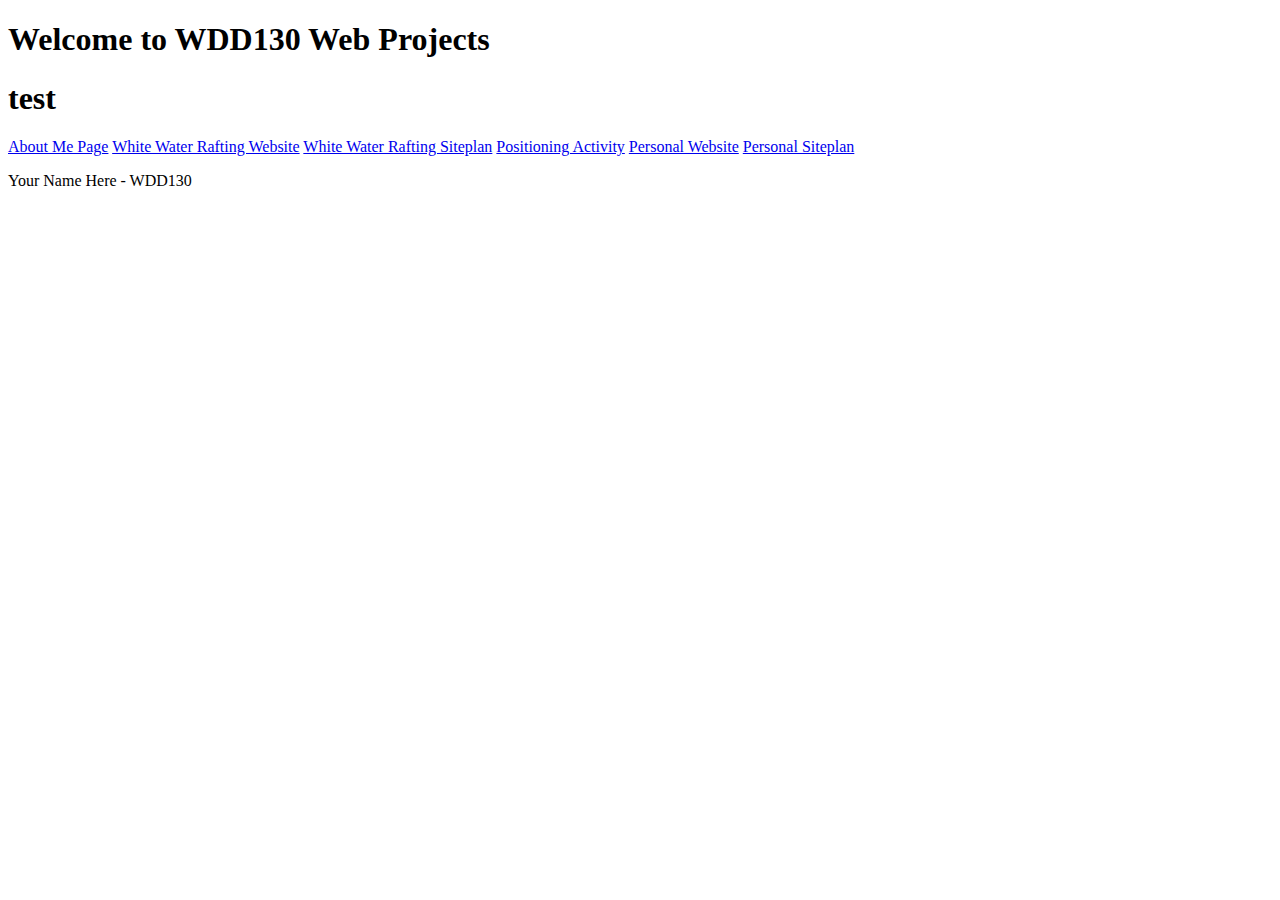
<file: index.html>
<!DOCTYPE html>
<html lang="en">
<head>
    <meta charset="UTF-8">
    <meta http-equiv="X-UA-Compatible" content="IE=edge">
    <meta name="viewport" content="width=device-width, initial-scale=1.0">
    <title>WDD130 Home Page</title>

</head>
<body>
    
<h1>Welcome to WDD130 Web Projects </h1>
<h1>test </h1>
<nav>
  <a href="aboutme/index.html">About Me Page</a>             
  <a href="wwr/index.html">White Water Rafting Website</a>
  <a href="wwr/site-plan-rafting.html">White Water Rafting Siteplan</a>
  <a href="positioning.html">Positioning Activity</a>
  <a href="#">Personal Website</a>
  <a href="#">Personal Siteplan</a>
</nav>
<p>Your Name Here - WDD130</p>             
</body>
</html>
</file>
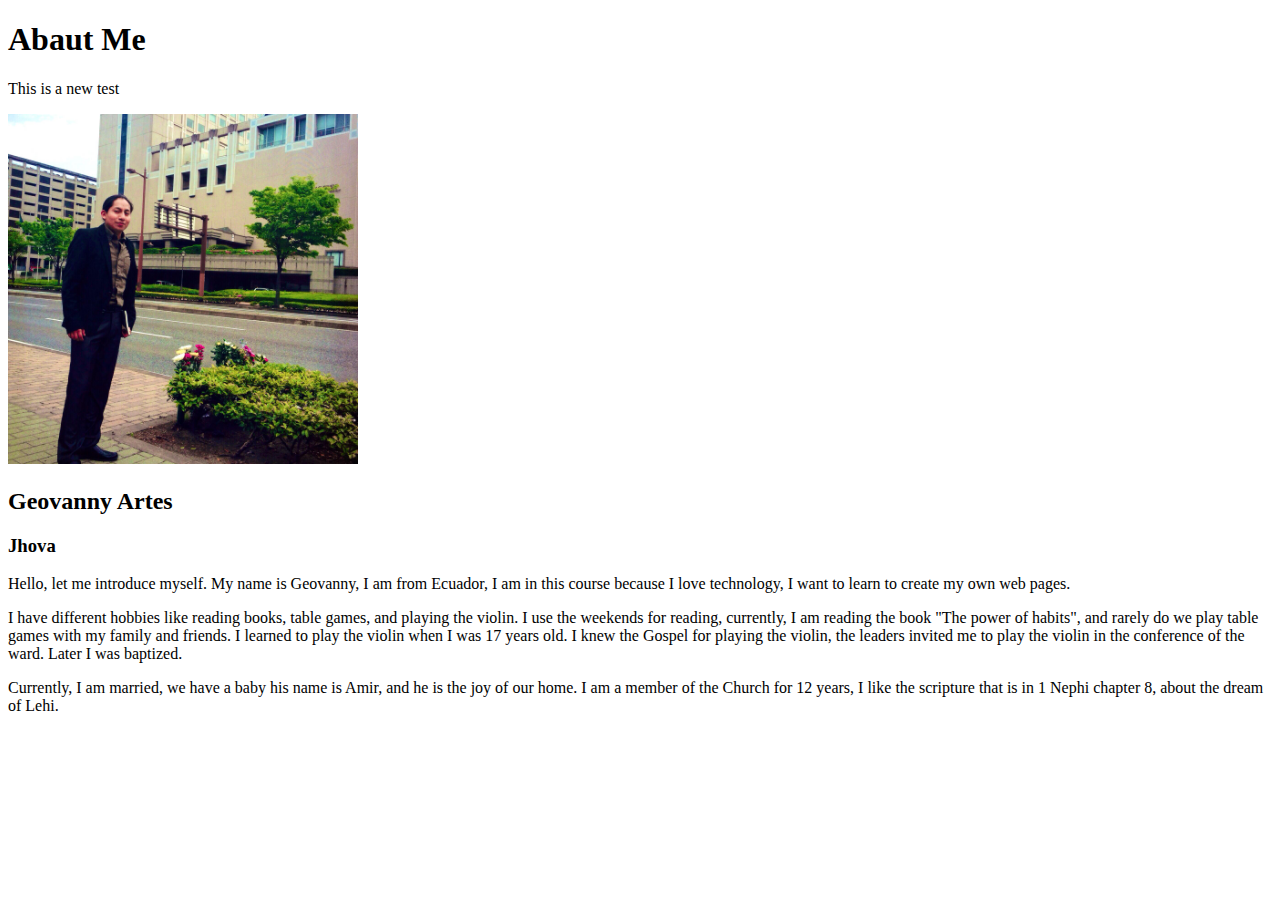
<file: abautme/index.html>
<!DOCTYPE html>
<html lang="en">

<head>
    <meta charset="UTF-8">
    <meta http-equiv="X-UA-Compatible" content="IE=edge">
    <meta name="viewport" content="width=device-width, initial-scale=1.0">
    <title>Home Page</title>
</head>

<body>
    <h1>Abaut Me</h1>
    <p> This is a new test</p>
    <img alt="Image of me" src="images/jhova.jpg" height="350">
    <h2>Geovanny Artes</h2>
    <h3>Jhova</h3>
    <p>Hello, let me introduce myself. My name is Geovanny, I am from Ecuador, I am in this course because I love technology, I want to learn to create my own web pages.
    <p>I have different hobbies like reading books, table games, and playing the violin. I use the weekends for reading, currently, I am reading the book "The power of habits", and rarely do we play table games with my family and friends. I learned to play the violin when I was 17 years old. I knew the Gospel for playing the violin, the leaders invited me to play the violin in the conference of the ward. Later I was baptized.</p>
    </p>
    <p>Currently,  I am married, we have a baby his name is Amir, and he is the joy of our home. I am a member of the Church for 12 years, I like the scripture that is in 1 Nephi chapter 8, about the dream of Lehi.</p>
    
</body>

</html>
</file>
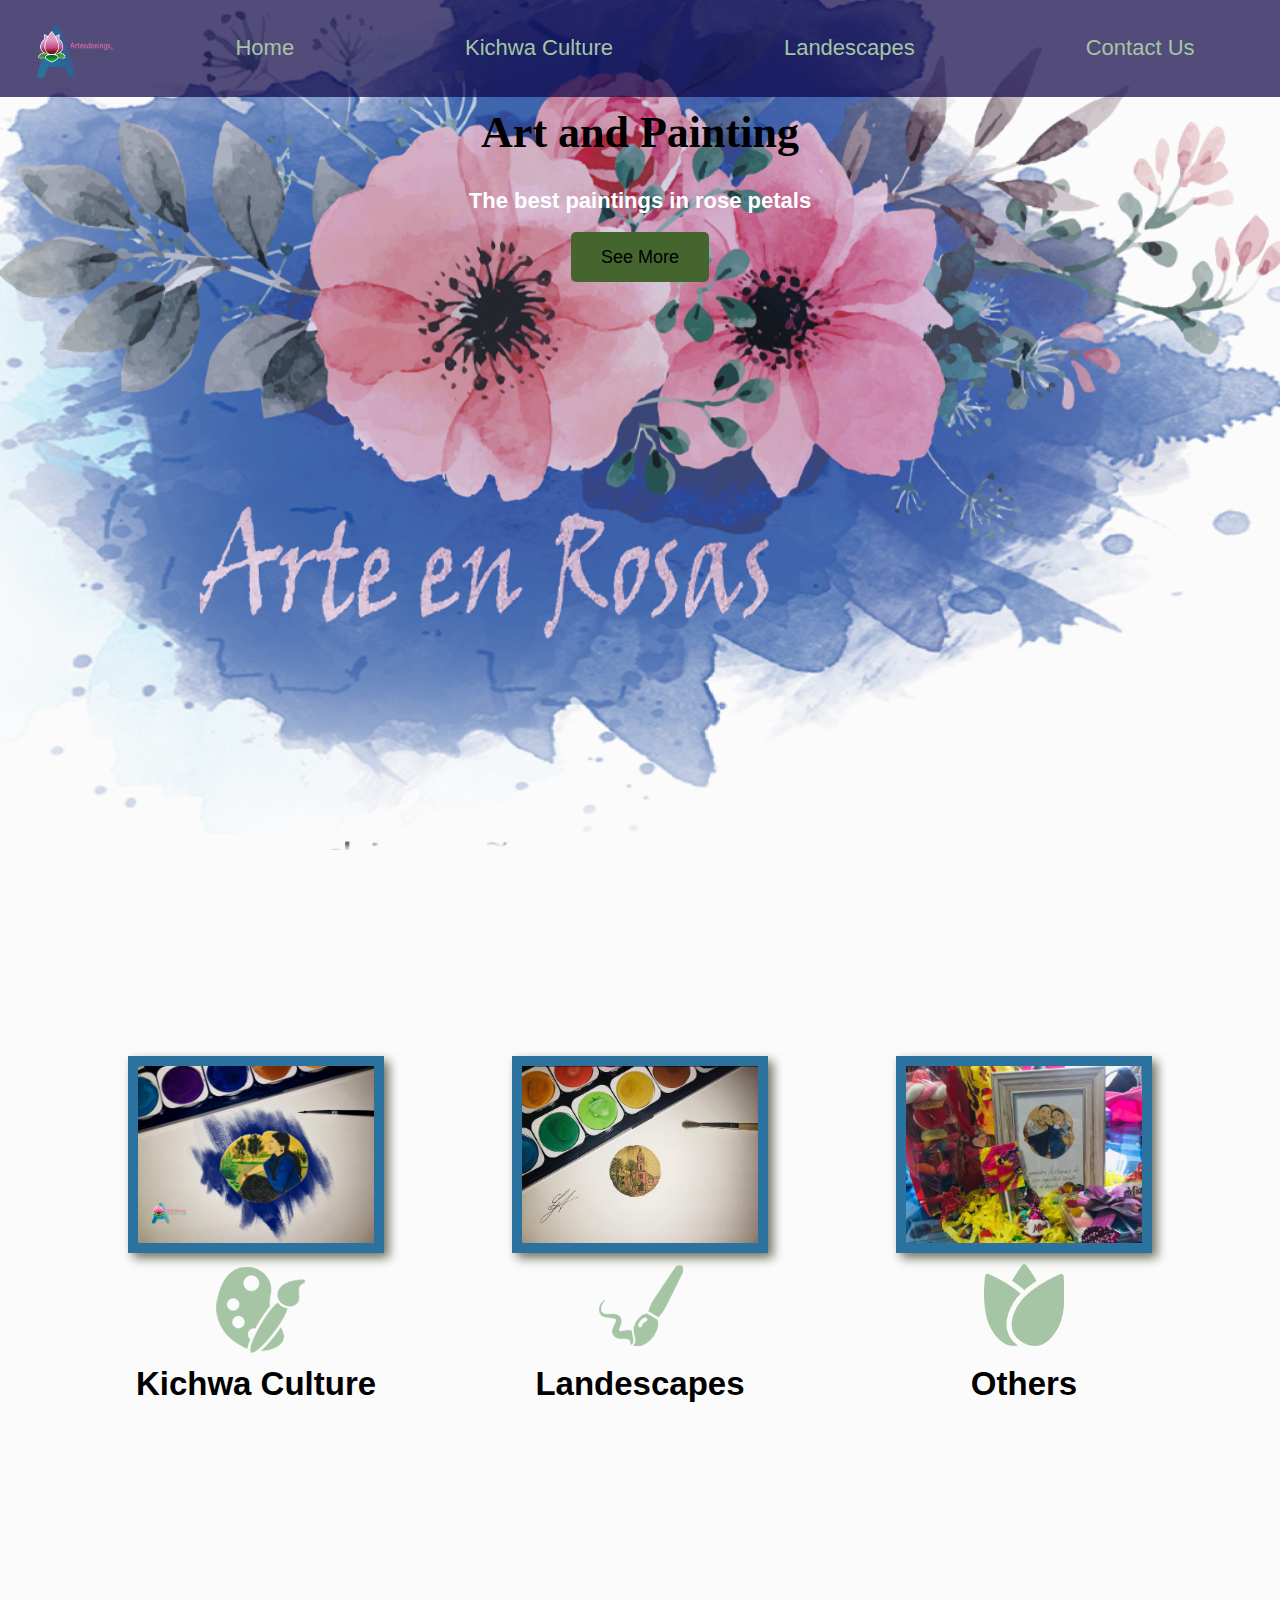
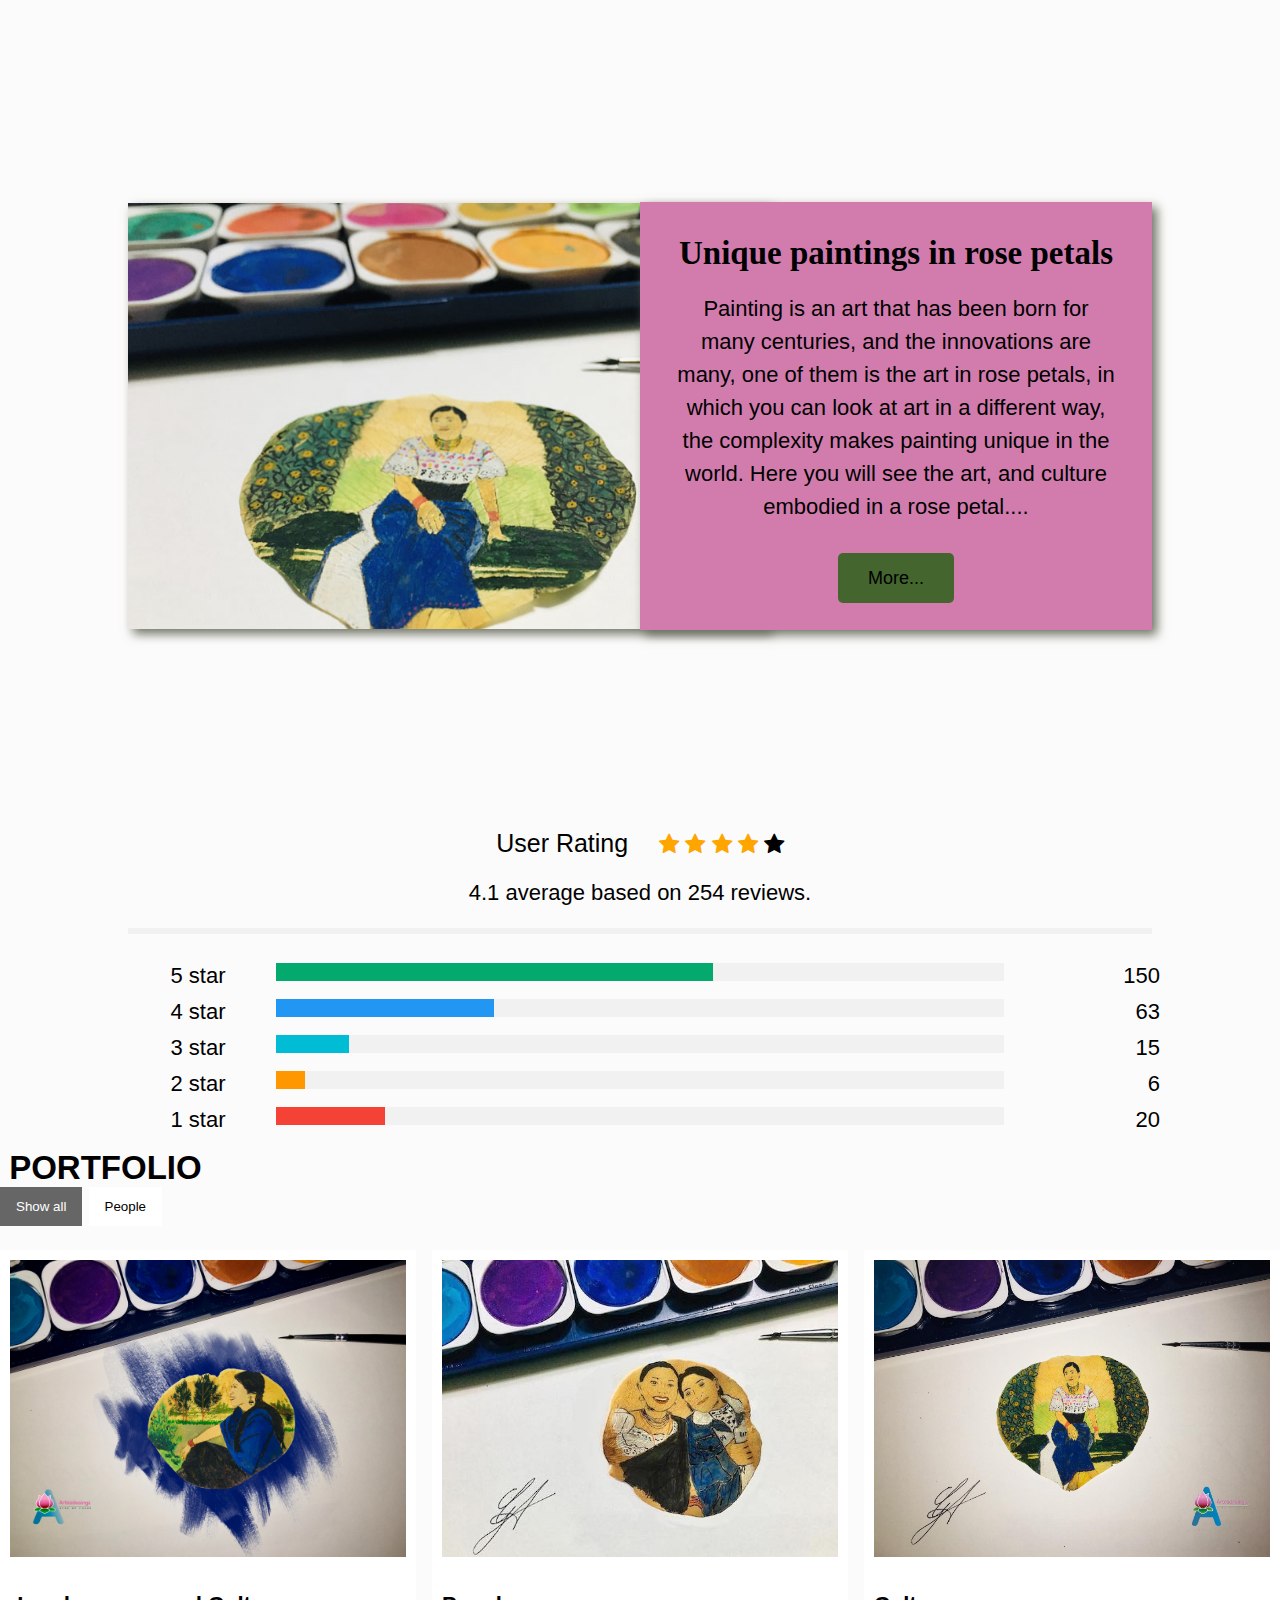
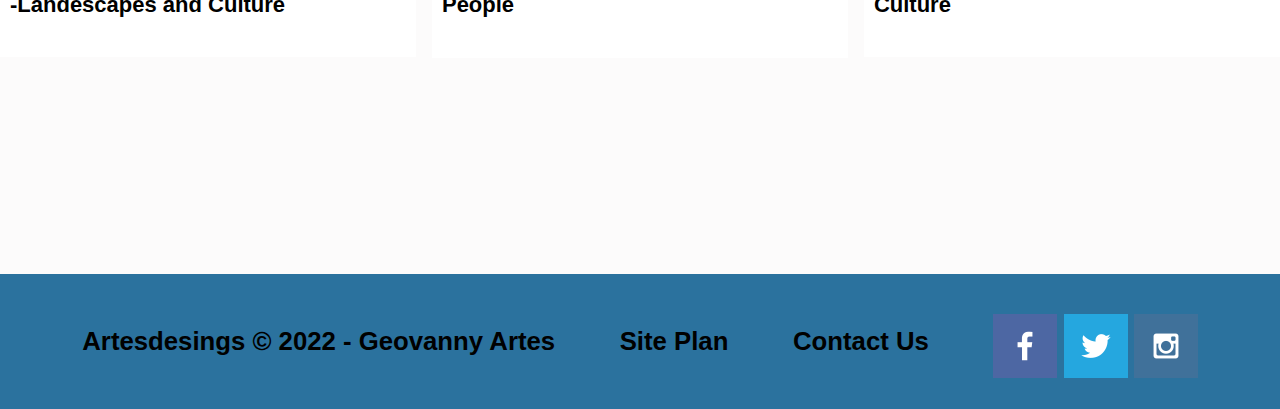
<file: artesdesing/index.html>
<!DOCTYPE html>
<html lang="en">

<head>

    <link rel="stylesheet" href="styles/style.css">
    <meta charset="UTF-8">
    <meta http-equiv="X-UA-Compatible" content="IE=edge">
    <meta name="viewport" content="width=device-width, initial-scale=1.0">
    <title>Artesdesings</title>
</head>

<body>
    <div id="content">
        <header>
            <a id="logo_link" href="index.html">
                <img class="logo" src="images/logo3.png" alt="Dry Oar Logo">
            </a>
            <nav>
                <a href="index.html">Home</a>
                <a href="kichwa_culture.html">Kichwa Culture</a>
                <a href="landescapes.html">Landescapes</a>
                <a href="contactus.html">Contact Us</a>
            </nav>
        </header>
        <div id="hero">
            <div id="hero-box">
                <img id="hero-img" src="images/slider1.png" alt="People enjoying white water rafting">
            </div>
            <section id="hero-msg">
                <h1 class="home-title">Art and Painting</h1>
                <p></p>
                <h4>The best paintings in rose petals</h4>
                <div class='button-box'>
                    <a class='book' href="rates.html">See More</a>
                </div>
            </section>
        </div>
        <main class="home-grid">
            <section class="rivers-card">
                <img class="card-img" src="images/home_img3.jpg" alt="river in forest">
                <img class="icon" src="images/icon_paiting_brush.png" alt="river icon">
                <h2>Kichwa Culture</h2>
            </section>
            <section class="camping-card">
                <img class="card-img" src="images/landescape_img1.png" alt="tent in mountains">
                <img class="icon" src="images/icon_brush_stroke.png" alt="fire icon">
                <h2>Landescapes</h2>
            </section>
            <section class="rapids-card">
                <img class="card-img" src="images/frames1.jpg" alt="rafting boat">
                <img class="icon" src="images/icon_rose.png" alt="oars icon">
                <h2>Others</h2>
            </section>
            <div id="background"></div>
            <img class="mountains" src="images/home_img4.jpg" alt="">
            <section class="msg">
                <h2>Unique paintings in rose petals</h2>
                <p>Painting is an art that has been born for many centuries, and the innovations
                    are many, one of them is the art in rose petals, in which you can look at art in a
                    different way, the complexity makes painting unique in the world.
                    Here you will see the art, and culture embodied in a rose petal....</p>
                <a class='join' href="rivers.html">More...</a>
            </section>
            <section class="star">
                <link rel="stylesheet"
                    href="https://cdnjs.cloudflare.com/ajax/libs/font-awesome/4.7.0/css/font-awesome.min.css">

                <span class="heading">User Rating</span>
                <span class="fa fa-star checked"></span>
                <span class="fa fa-star checked"></span>
                <span class="fa fa-star checked"></span>
                <span class="fa fa-star checked"></span>
                <span class="fa fa-star"></span>
                <p>4.1 average based on 254 reviews.</p>
                <hr style="border:3px solid #f1f1f1">

                <div class="row">
                    <div class="side">
                        <div>5 star</div>
                    </div>
                    <div class="middle">
                        <div class="bar-container">
                            <div class="bar-5"></div>
                        </div>
                    </div>
                    <div class="side right">
                        <div>150</div>
                    </div>
                    <div class="side">
                        <div>4 star</div>
                    </div>
                    <div class="middle">
                        <div class="bar-container">
                            <div class="bar-4"></div>
                        </div>
                    </div>
                    <div class="side right">
                        <div>63</div>
                    </div>
                    <div class="side">
                        <div>3 star</div>
                    </div>
                    <div class="middle">
                        <div class="bar-container">
                            <div class="bar-3"></div>
                        </div>
                    </div>
                    <div class="side right">
                        <div>15</div>
                    </div>
                    <div class="side">
                        <div>2 star</div>
                    </div>
                    <div class="middle">
                        <div class="bar-container">
                            <div class="bar-2"></div>
                        </div>
                    </div>
                    <div class="side right">
                        <div>6</div>
                    </div>
                    <div class="side">
                        <div>1 star</div>
                    </div>
                    <div class="middle">
                        <div class="bar-container">
                            <div class="bar-1"></div>
                        </div>
                    </div>
                    <div class="side right">
                        <div>20</div>
                    </div>
                </div>
            </section>




        </main>

        <h2> &nbsp;PORTFOLIO </h2>
        <div id="myBtnContainer">
            <button class="btn active" onclick="filterSelection('all')"> Show all</button>
            <button class="btn " onclick="filterSelection('nature')"> People</button>
            
            
        </div>

        <!-- Portfolio Gallery Grid -->
        <div class="row">
            <div class="column nature">
                <div class="contentp">
                    <img src="images/home_img3.jpg" alt="Mountains" style="width:100%">
                    <h4>-Landescapes and Culture</h4>
                   
                </div>
            </div>
            <div class="column nature">
                <div class="contentp">
                    <img src="images/home_img2.jpg" alt="Lights" style="width:100%">
                    <h4>People</h4>
                    
                </div>
            </div>
            <div class="column nature">
                <div class="contentp">
                    <img src="images/culture_img1.jpg" alt="Nature" style="width:100%">
                    <h4>Culture</h4>
                    <p></p>
                </div>
            </div>

            
            
            
            <!-- END GRID -->
        </div>
        <script>
            filterSelection("all") // Execute the function and show all columns
            function filterSelection(c) {
                var x, i;
                x = document.getElementsByClassName("column");
                if (c == "all") c = "";
                // Add the "show" class (display:block) to the filtered elements, and remove the "show" class from the elements that are not selected
                for (i = 0; i < x.length; i++) {
                    w3RemoveClass(x[i], "show");
                    if (x[i].className.indexOf(c) > -1) w3AddClass(x[i], "show");
                }
            }

            // Show filtered elements
            function w3AddClass(element, name) {
                var i, arr1, arr2;
                arr1 = element.className.split(" ");
                arr2 = name.split(" ");
                for (i = 0; i < arr2.length; i++) {
                    if (arr1.indexOf(arr2[i]) == -1) {
                        element.className += " " + arr2[i];
                    }
                }
            }

            // Hide elements that are not selected
            function w3RemoveClass(element, name) {
                var i, arr1, arr2;
                arr1 = element.className.split(" ");
                arr2 = name.split(" ");
                for (i = 0; i < arr2.length; i++) {
                    while (arr1.indexOf(arr2[i]) > -1) {
                        arr1.splice(arr1.indexOf(arr2[i]), 1);
                    }
                }
                element.className = arr1.join(" ");
            }

            // Add active class to the current button (highlight it)
            var btnContainer = document.getElementById("myBtnContainer");
            var btns = btnContainer.getElementsByClassName("btn");
            for (var i = 0; i < btns.length; i++) {
                btns[i].addEventListener("click", function () {
                    var current = document.getElementsByClassName("active");
                    current[0].className = current[0].className.replace(" active", "");
                    this.className += " active";
                });
            }
        </script>

        <footer>
            <h3>Artesdesings &copy; 2022 - Geovanny Artes</h3>
            <h3><a href="site-plan.html">Site Plan</a></h3>
            <h3><a href="contactus.html">Contact Us</a></h3>
            <div class="social">
                <a href="https://facebook.com" target="_blank">
                    <img src="images/facebook.png" alt="fb icon">
                </a>
                <a href="https://twitter.com" target="_blank">
                    <img src="images/twitter.png" alt="twitter icon">
                </a>
                <a href="https://instagram.com" target="_blank">
                    <img src="images/instagram.png" alt="instagram icon">
                </a>
            </div>
        </footer>
    </div>
</body>

</html>
</file>
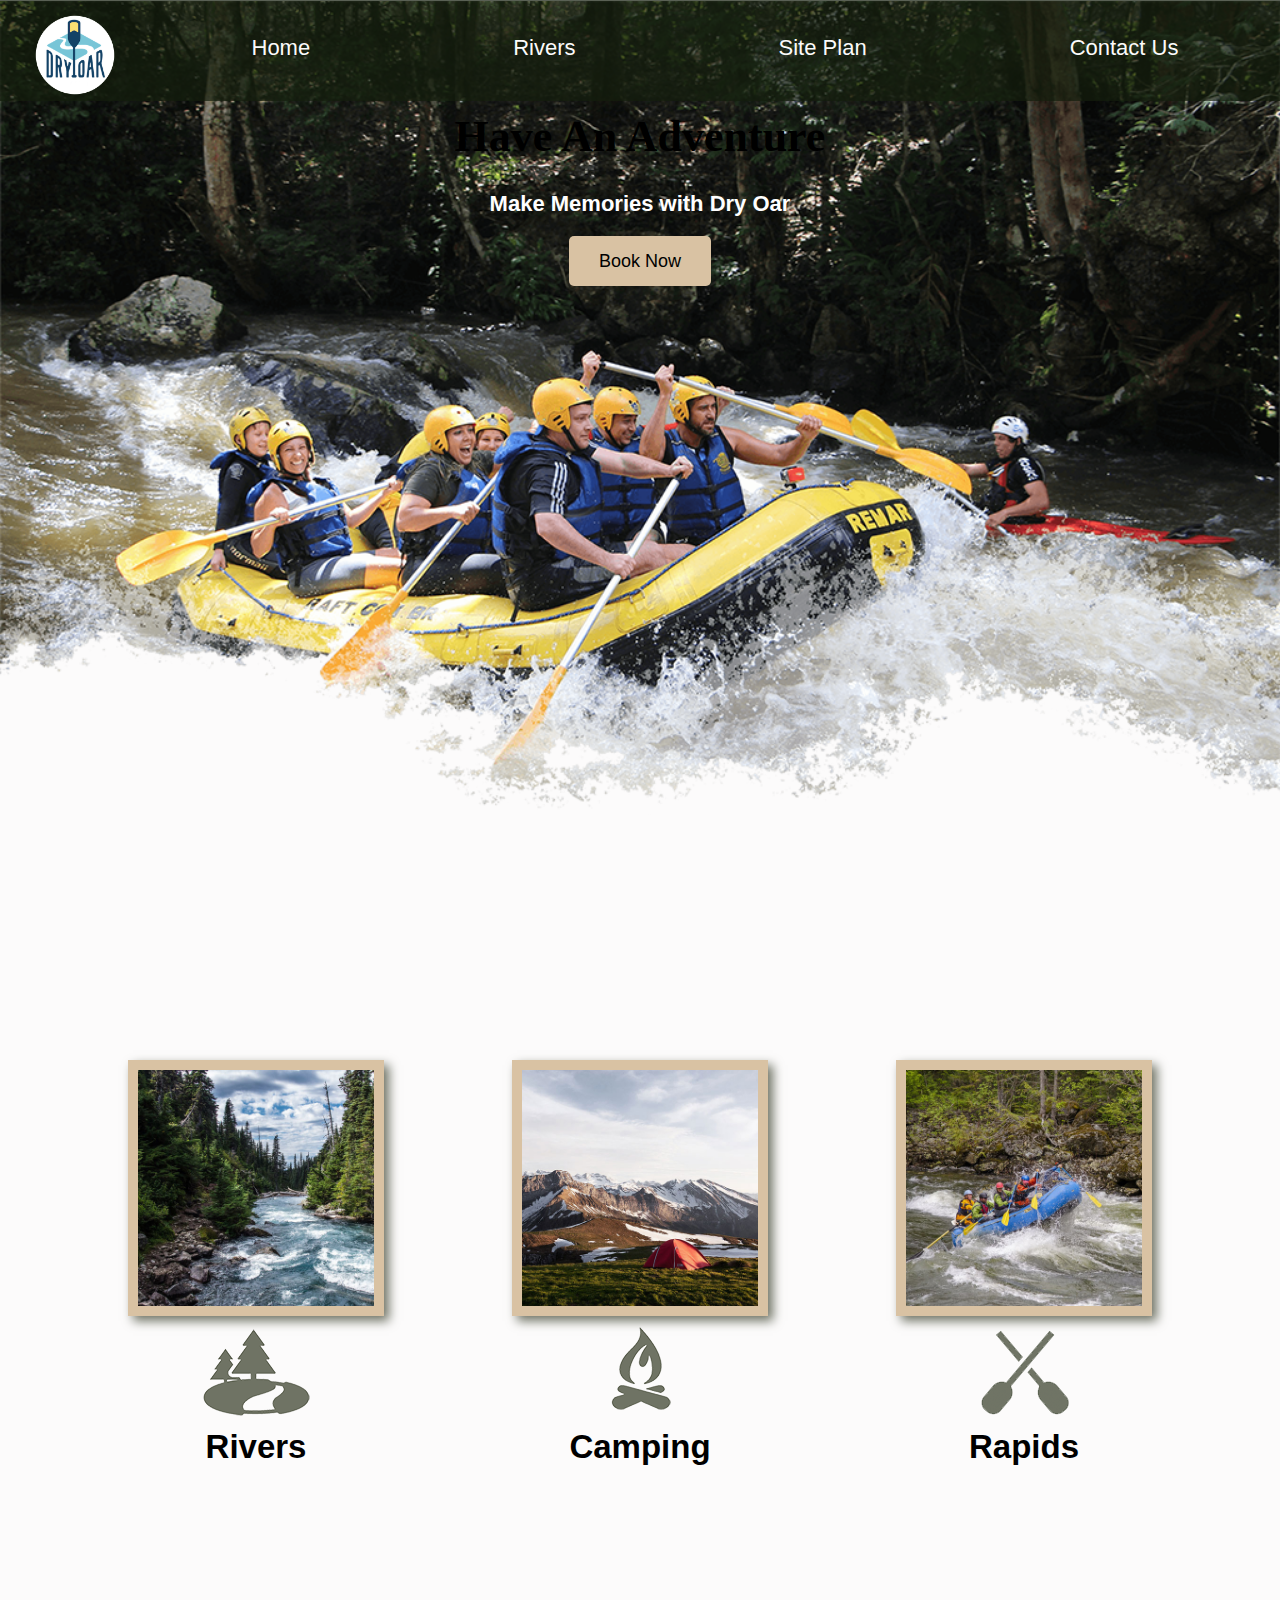
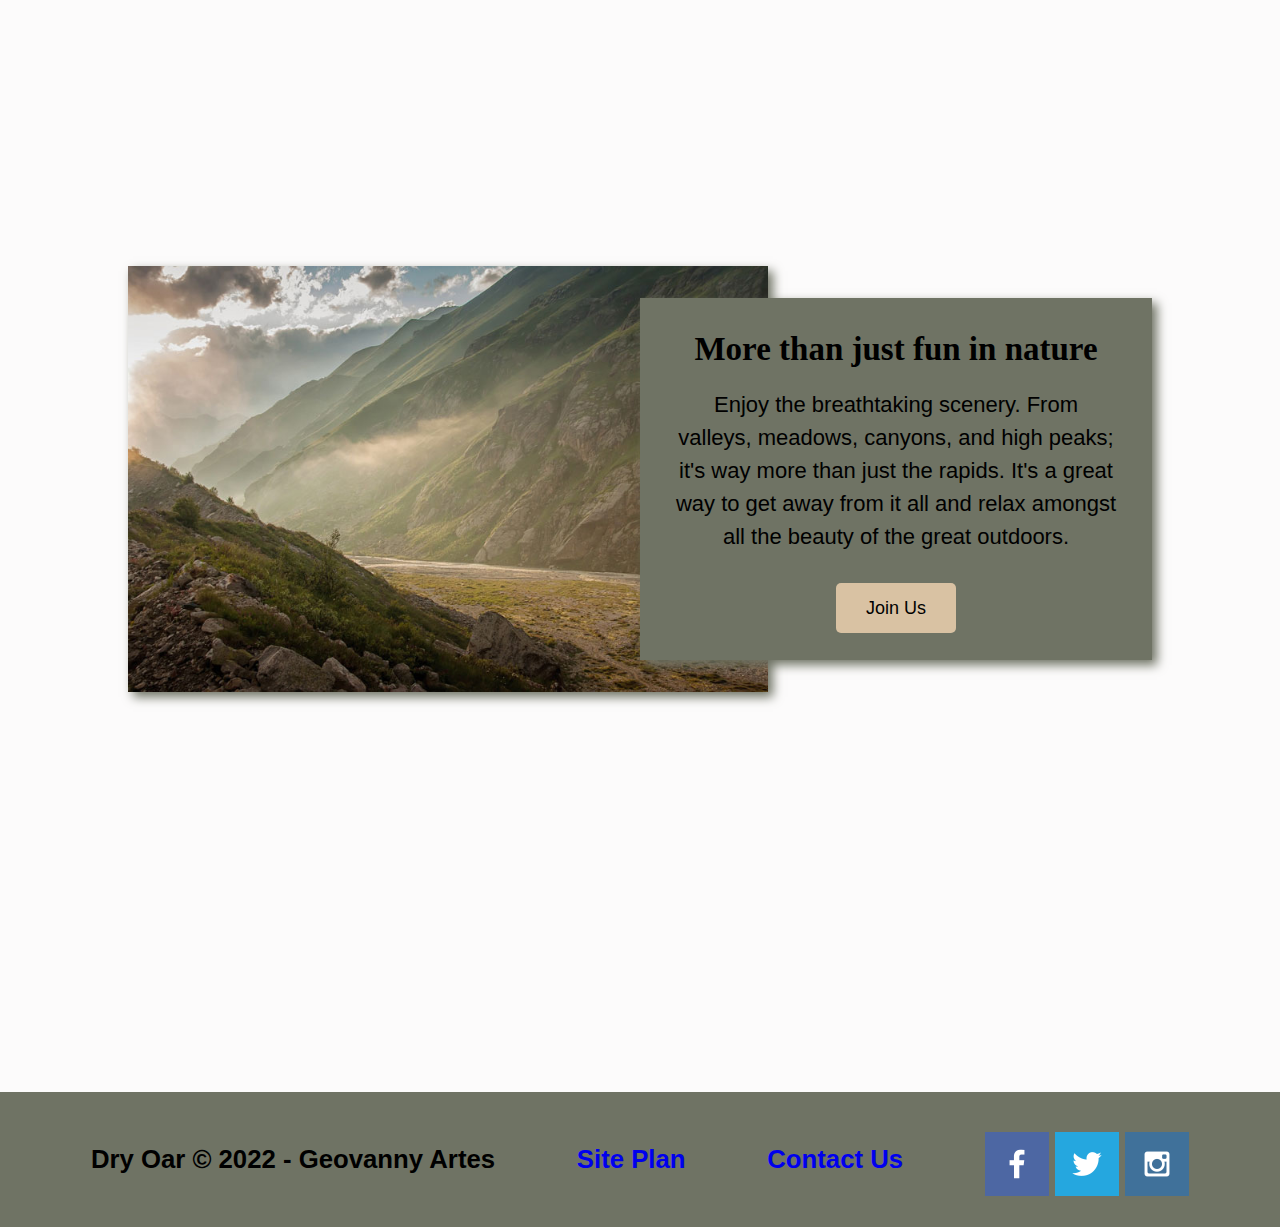
<file: wwr/index.html>
<!DOCTYPE html>
<html lang="en">

<head>

    <link rel="stylesheet" href="styles/style.css">
    <meta charset="UTF-8">
    <meta http-equiv="X-UA-Compatible" content="IE=edge">
    <meta name="viewport" content="width=device-width, initial-scale=1.0">
    <title>Whitewater Rafting Vacations | Dry Oar Boating | Home</title>
</head>

<body>
    <div id="content">
        <header>
            <a id="logo_link" href="index.html">
                <img class="logo" src="images/logo.png" alt="Dry Oar Logo">
            </a>
            <nav>
                <a href="index.html">Home</a>
                <a href="rivers.html">Rivers</a>
                <a href="site-plan-rafting.html">Site Plan</a>
                <a href="contactus.html">Contact Us</a>
            </nav>
        </header>
        <div id="hero">
            <div id="hero-box">
                <img id="hero-img" src="images/hero.png" alt="People enjoying white water rafting">
            </div>
            <section id="hero-msg">
                <h1 class="home-title">Have An Adventure</h1>
                <h4>Make Memories with Dry Oar </h4>
                <div class='button-box'>
                    <a class='book' href="rates.html">Book Now</a>
                </div>
            </section>
        </div>
        <main class="home-grid">
            <section class="rivers-card">
                <img class="card-img" src="images/rivers.jpg" alt="river in forest">
                <img class="icon" src="images/river_icon.png" alt="river icon">
                <h2>Rivers</h2>
            </section>
            <section class="camping-card">
                <img class="card-img" src="images/camping.jpg" alt="tent in mountains">
                <img class="icon" src="images/fire_icon.png" alt="fire icon">
                <h2>Camping</h2>
            </section>
            <section class="rapids-card">
                <img class="card-img" src="images/rapids.jpg" alt="rafting boat">
                <img class="icon" src="images/oars.png" alt="oars icon">
                <h2>Rapids</h2>
            </section>
            <div id="background"></div>
            <img class="mountains" src="images/mountains.jpg" alt="Misty mountains">
            <section class="msg">
                <h2>More than just fun in nature</h2>
                <p>Enjoy the breathtaking scenery. From valleys, meadows, canyons, and high peaks; it's way more than
                    just
                    the rapids. It's a great way to get away from it all and relax amongst all the beauty of the great
                    outdoors. </p>
                <a class='join' href="rivers.html">Join Us</a>
            </section>
        </main>
        <footer>
            <h3>Dry Oar &copy; 2022 - Geovanny Artes</h3>
            <h3><a href="site-plan-rafting.html">Site Plan</a></h3>
            <h3><a href="contactus.html">Contact Us</a></h3>
            <div class="social">
                <a href="https://facebook.com" target="_blank">
                    <img src="images/facebook.png" alt="fb icon">
                </a>
                <a href="https://twitter.com" target="_blank">
                    <img src="images/twitter.png" alt="twitter icon">
                </a>
                <a href="https://instagram.com" target="_blank">
                    <img src="images/instagram.png" alt="instagram icon">
                </a>
            </div>
        </footer>
    </div>
</body>

</html>
</file>
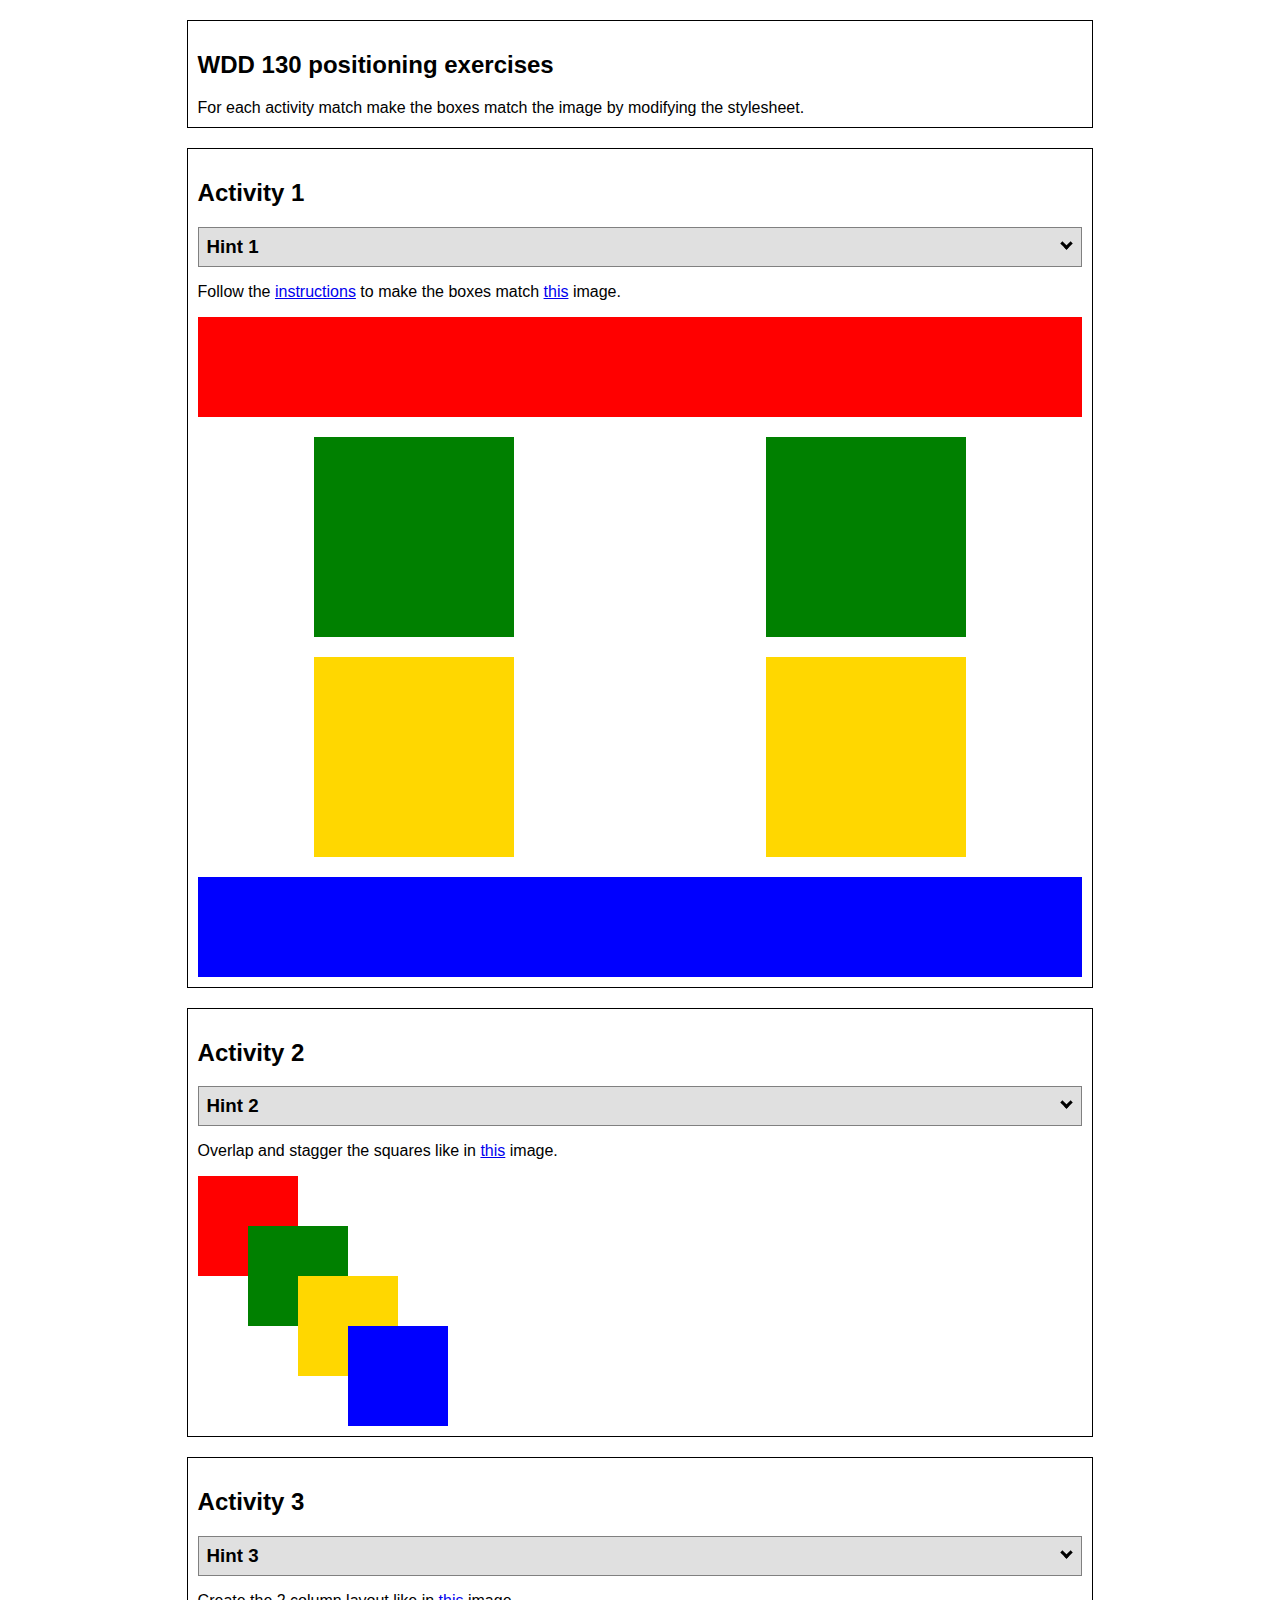
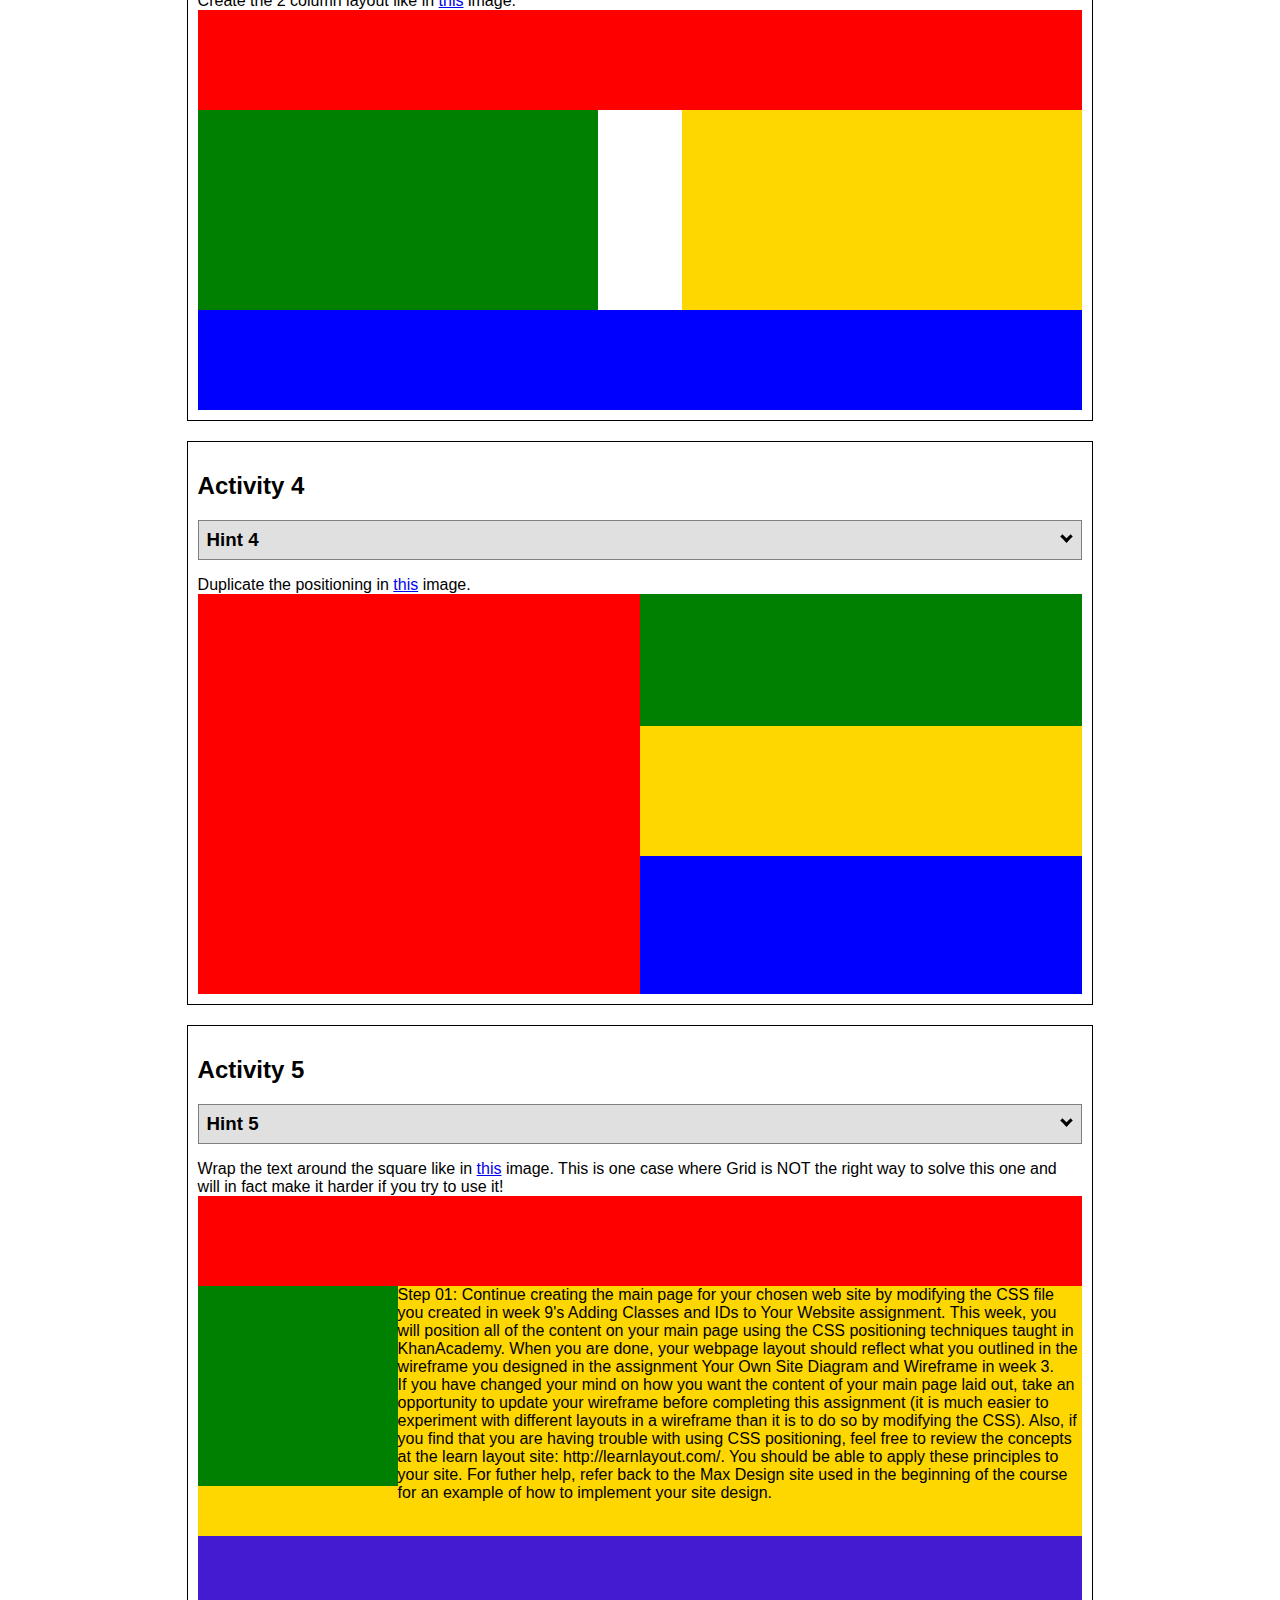
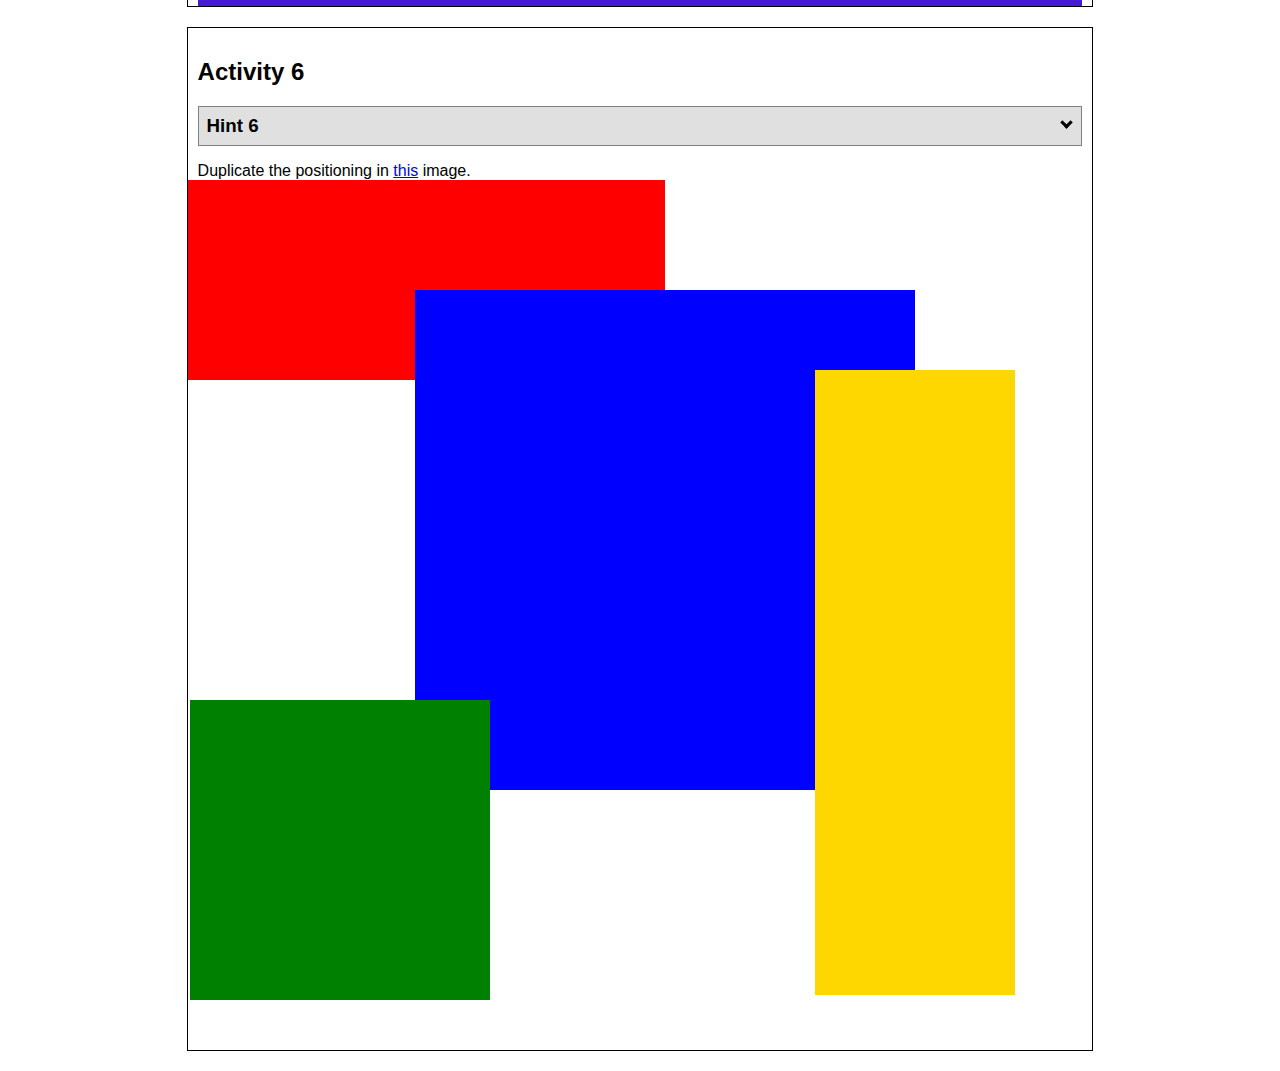
<file: positioning.html>
<!DOCTYPE html>
<html lang="en">
  <head>
    <!-- HTML - Name: positioning.html -->
    <title>Positioning Activity</title>
    <link rel="stylesheet" type="text/css" href="positionstyles.css" />
  </head>
  <body>
    <div class="activity">
      <h2>WDD 130 positioning exercises</h2>
      For each activity match make the boxes match the image by modifying the stylesheet.</div>
    <div class="activity">
      <h2>Activity 1</h2>
      <section class="hint"><input type="checkbox" ><i></i> <h3>Hint 1</h3><div><p>Check out the <a href="https://byui-wdd.github.io/wdd130/activities/w06-css-positioning.html" target="_blank">activity instructions</a> in Ilearn!</p></div></section>
      <p>Follow the <a href="https://byui-wdd.github.io/wdd130/activities/w06-css-positioning.html" target="_blank">instructions</a> to make the boxes match  <a href="https://byui-wdd.github.io/wdd130/images/example1.png" target="_blank">this</a> image.</p>
      <div class="content1" >
        <div class="red1" ></div>
        <div class="green1" ></div>
        <div class="green1" ></div>
        <div class="yellow1"></div>
        <div class="yellow1"></div>
        <div class="blue1"></div>
      </div>
    </div>
    <div class="activity">
      <h2>Activity 2</h2>
      <section class="hint"><input type="checkbox" > <h3>Hint 2</h3><i></i><div><p>Remember that the best way to shift elements around slightly on the page is with Margins.  You could also use Grid.  Either would work for this. If you choose margin, you can use a <em>negative</em> margin. (ie margin-top: -20px;)</p><h4>Properties used:</h4><ul><li>margin-top, margin-left</li><li>...or...</li><li>grid-template-columns: 50px 50px 50px 50px 50px </li></ul></div></section>
      <p>Overlap and stagger the squares like in <a href="https://byui-wdd.github.io/wdd130/images/example2.png" target="_blank">this</a> image.</p>
      <div class="content2" >
        <div class="red2" ></div>
        <div class="green2" ></div>
        <div class="yellow2"></div>
        <div class="blue2"></div>
      </div>
    </div>
    <div class="activity">
      <h2>Activity 3</h2>
      <section class="hint"><input type="checkbox" > <h3>Hint 3</h3><i></i><div><p>This one is going to be best solved with CSS Grid. Remember to make the boxes the right width first...then start moving them around. </p><h4>Properties used:</h4><ul><li>display:grid;</li><li>grid-template-columns:</li><li>grid-column-gap:</li>
        <li>grid-column:</li>  </ul></div></section>
      Create the 2 column layout like in <a href="https://byui-wdd.github.io/wdd130/images/example3.png" target="_blank">this</a>  image.
      <div class="content3" >
        <div class="red3" ></div>
        <div class="green3" ></div>
        <div class="yellow3"></div>
        <div class="blue3"></div>
      </div>
    </div>
    <div class="activity">
      <h2>Activity 4</h2>
      <section class="hint"><input type="checkbox" > <h3>Hint 4</h3><i></i><div><p>For the others we have been primarily concerned with width. For this one you will need to adjust height as well. </p><h4>Properties used:</h4><ul><li>display:grid;</li><li>grid-template-columns:</li><li>grid-row:</li></ul></div></section>
      Duplicate the positioning in <a href="https://byui-wdd.github.io/wdd130/images/example4.png" target="_blank">this</a> image. 
      <div class="content4" >
        <div class="red4" ></div>
        <div class="green4" ></div>
        <div class="yellow4"></div>
        <div class="blue4"></div>
      </div>
    </div>

    <div class="activity">
      <h2>Activity 5</h2>
      <section class="hint"><input type="checkbox" > <h3>Hint 5</h3><i></i><div><p>Grid is <strong>not</strong> the right way to do this.  In fact there is only one way to really do that...and that is with float. Remember that we float the thing we want the text to wrap around.  Also remember to start by making all the shapes the right size and shape.</p><h4>Properties used:</h4><ul><li>float: left;</li></ul></div></section>
      Wrap the text around the square like in <a href="https://byui-wdd.github.io/wdd130/images/example5.png" target="_blank">this</a> image. This is one case where Grid is NOT the right way to solve this one and will in fact make it harder if you try to use it!
      <div class="content5" >
        <div class="red5" ></div>
        <div class="green5" ></div>
        <div class="yellow5">Step 01: Continue creating the main page for your chosen web site by modifying the CSS file you created in week 9's Adding Classes and IDs to Your Website assignment. This week, you will position all of the content on your main page using the CSS positioning techniques taught in KhanAcademy. When you are done, your webpage layout should reflect what you outlined in the wireframe you designed in the assignment Your Own Site Diagram and Wireframe in week 3. <br />
          If you have changed your mind on how you want the content of your main page laid out, take an opportunity to update your wireframe before completing this assignment (it is much easier to experiment with different layouts in a wireframe than it is to do so by modifying the CSS). Also, if you find that you are having trouble with using CSS positioning, feel free to review the concepts at the learn layout site: http://learnlayout.com/. You should be able to apply these principles to your site. For futher help, refer back to the Max Design site used in the beginning of the course for an example of how to implement your site design.</div>
        <div class="blue5"></div>
      </div>
    </div>
    <div class="activity">
      <h2>Activity 6</h2>
      <section class="hint"><input type="checkbox" > <h3>Hint 6</h3><i></i><div><p>This one is all about visualizing the grid behind the layout. If you are having a hard time doing that first: all the sizes are even multiples of 100, and second here is another example with the lines drawn: <a href="https://byui-wdd.github.io/wdd130/images/example6-hint.png" target="_blank">example 6 with lines</a>. For this one you will find it easiest if you use px for the column width. You can also use <kbd>z-index</kbd> to control the element layering.    </p><h4>Properties used:</h4><ul><li>display:grid;</li><li>grid-template-columns:</li><li>grid-column:</li><li>grid-row:</li><li><a href="https://www.w3schools.com/cssref/pr_pos_z-index.asp" target="_blank">z-index:</a></li></ul></div></section>
      Duplicate the positioning in <a href="https://byui-wdd.github.io/wdd130/images/example6.png" target="_blank">this</a> image.
      <div class="content6" >
        <div class="red6" ></div>
        <div class="green6" ></div>
        <div class="yellow6"></div>
        <div class="blue6"></div>
      </div>
    </div>
  </body>
</html>
</file>
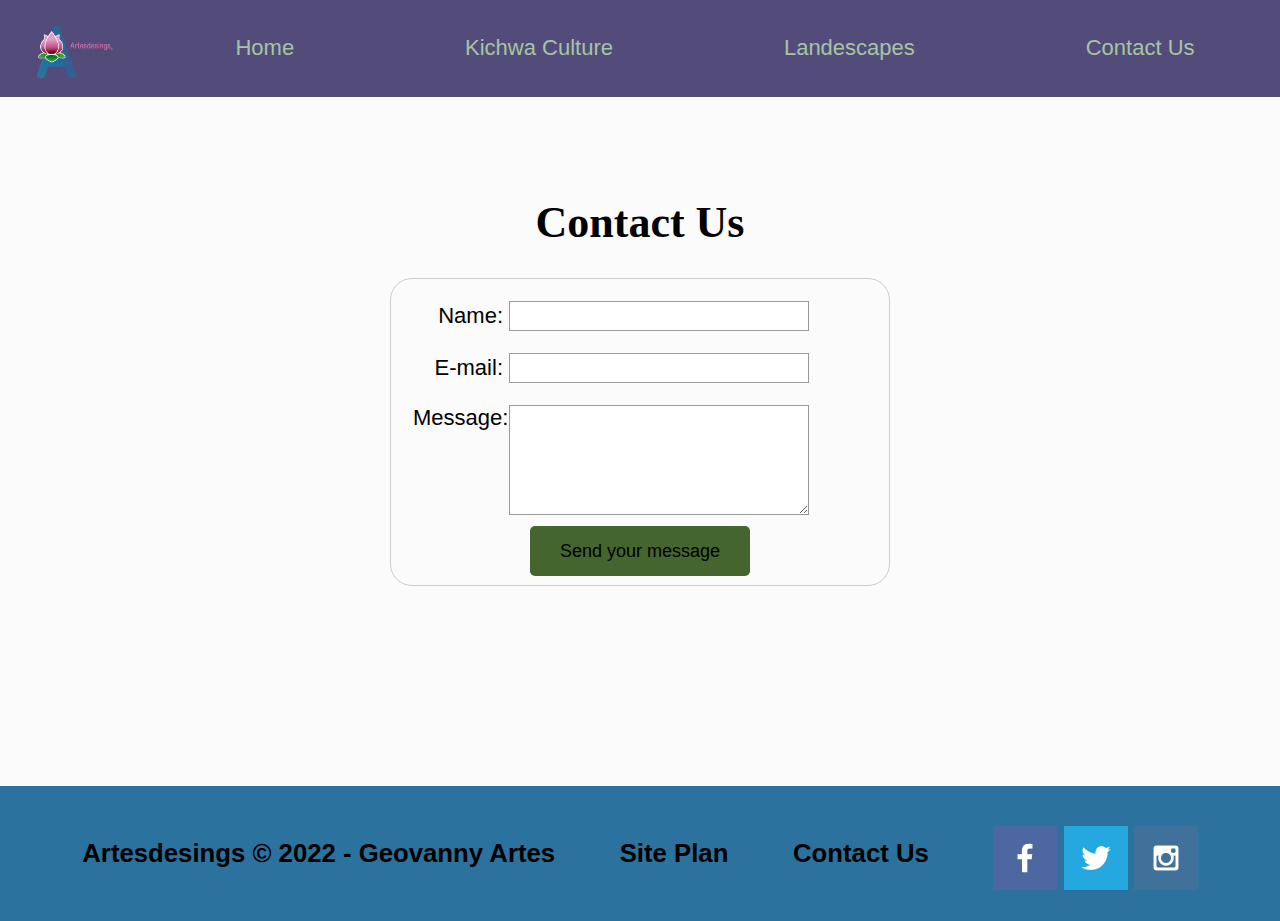
<file: artesdesing/contactus.html>
<!DOCTYPE html>
<html lang="en">
    <style>
        form {
            /* Center the form on the page */
            margin: 0 auto;
            width: 500px;
            /* Form outline */
            padding: 1em;
            border: 1px solid #CCC;
            border-radius: 1em;
        }
    
        ul {
            list-style: none;
            padding: 0;
            margin: 0;
        }
    
        form li+li {
            margin-top: 1em;
        }
    
        label {
            /* Uniform size & alignment */
            display: inline-block;
            width: 90px;
            text-align: right;
        }
    
        input,
        textarea {
            /* To make sure that all text fields have the same font settings
                 By default, textareas have a monospace font */
            font: 1em sans-serif;
    
            /* Uniform text field size */
            width: 300px;
            box-sizing: border-box;
    
            /* Match form field borders */
            border: 1px solid #999;
        }
    
        input:focus,
        textarea:focus {
            /* Additional highlight for focused elements */
            border-color: #000;
        }
    
        textarea {
            /* Align multiline text fields with their labels */
            vertical-align: top;
    
            /* Provide space to type some text */
            height: 5em;
        }
    
        .button {
            /* Align buttons with the text fields */
            padding-left: 90px;
            /* same size as the label elements */
        }
    
        button {
            /* This extra margin represent roughly the same space as the space
                 between the labels and their text fields */
            margin-left: .5em;
        }
    
        #feedback {
            background-color: antiquewhite;
            position: absolute;
            top: 0;
            left: 0;
            right: 0;
            padding: .5em;
            /* make this element invisible until we are ready for it */
            display: none;
        }
    
        .moveDown {
            margin-top: 3em;
        }
    </style>
<head>

    <link rel="stylesheet" href="styles/style.css">
    <meta charset="UTF-8">
    <meta http-equiv="X-UA-Compatible" content="IE=edge">
    <meta name="viewport" content="width=device-width, initial-scale=1.0">
    <title>Artesdesings</title>
</head>

<body>
    <div id="content">
        <header>
            <a id="logo_link" href="index.html">
                <img class="logo" src="images/logo3.png" alt="Dry Oar Logo">
            </a>
            <nav>
                <a href="index.html">Home</a>
                <a href="kichwa_culture.html">Kichwa Culture</a>
                <a href="landescapes.html">Landescapes</a>
                <a href="contactus.html">Contact Us</a>
            </nav>
        </header>
        <section id="hero-msg">
            <h1 class="home-title">Contact Us</h1>
        </section>
        <main class="">
            <p></p>

            <div id="feedback"></div>
            
            <form action="/my-handling-form-page" method="post">
                <ul>
                    <li>
                        <label for="name">Name:</label>
                        <input type="text" id="name" name="user_name">
                    </li>
                    <li>
                        <label for="mail">E-mail:</label>
                        <input type="email" id="mail" name="user_email">
                    </li>
                    <li>
                        <label for="msg">Message:</label>
                        <textarea id="msg" name="user_message"></textarea>
                    </li>
                    <li class="button-box">
                        <a class='book' href="rates.html">Send your message</a>
                        
                    </li>

                </ul>
                
            </form>
           
        </main>
        
        <footer>
            <h3>Artesdesings &copy; 2022 - Geovanny Artes</h3>
            <h3><a href="site-plan.html">Site Plan</a></h3>
            <h3><a href="contactus.html">Contact Us</a></h3>
            <div class="social">
                <a href="https://facebook.com" target="_blank">
                    <img src="images/facebook.png" alt="fb icon">
                </a>
                <a href="https://twitter.com" target="_blank">
                    <img src="images/twitter.png" alt="twitter icon">
                </a>
                <a href="https://instagram.com" target="_blank">
                    <img src="images/instagram.png" alt="instagram icon">
                </a>
            </div>
        </footer>
    </div>
</body>

</html>
</file>
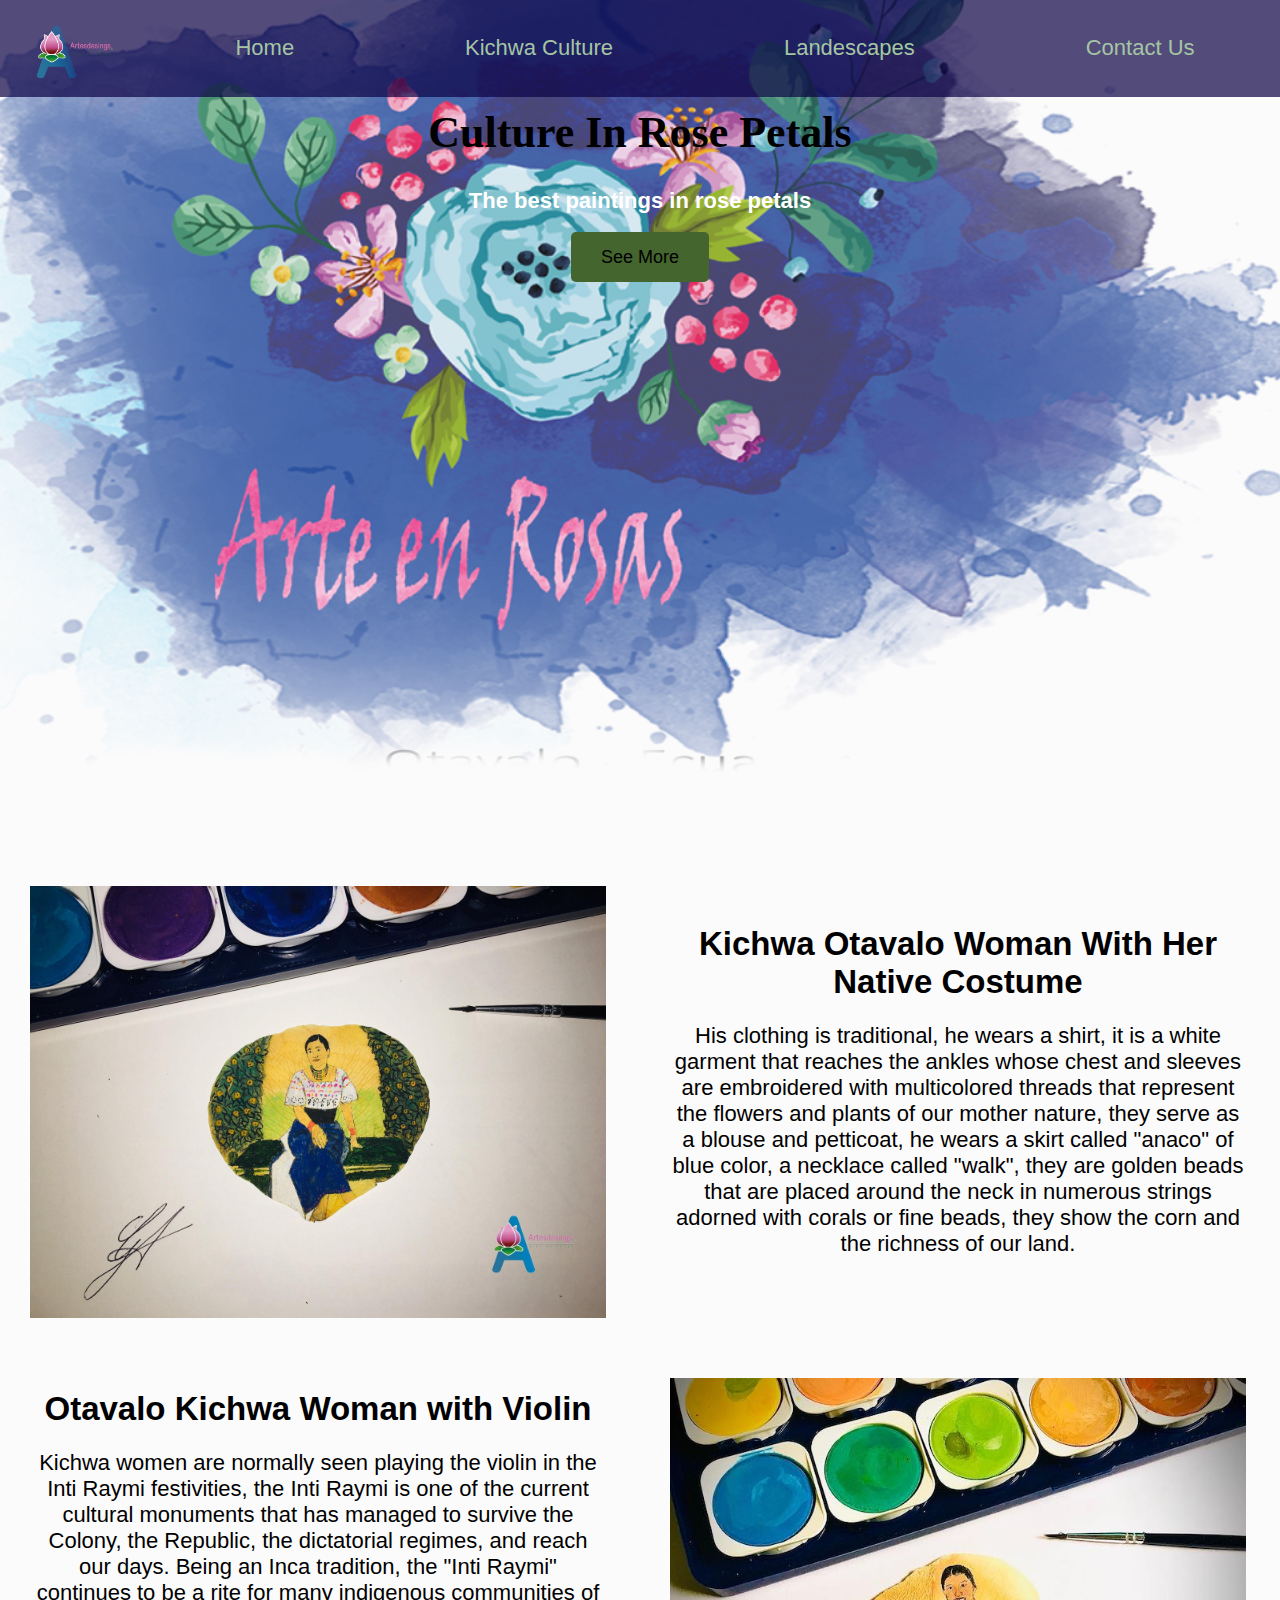
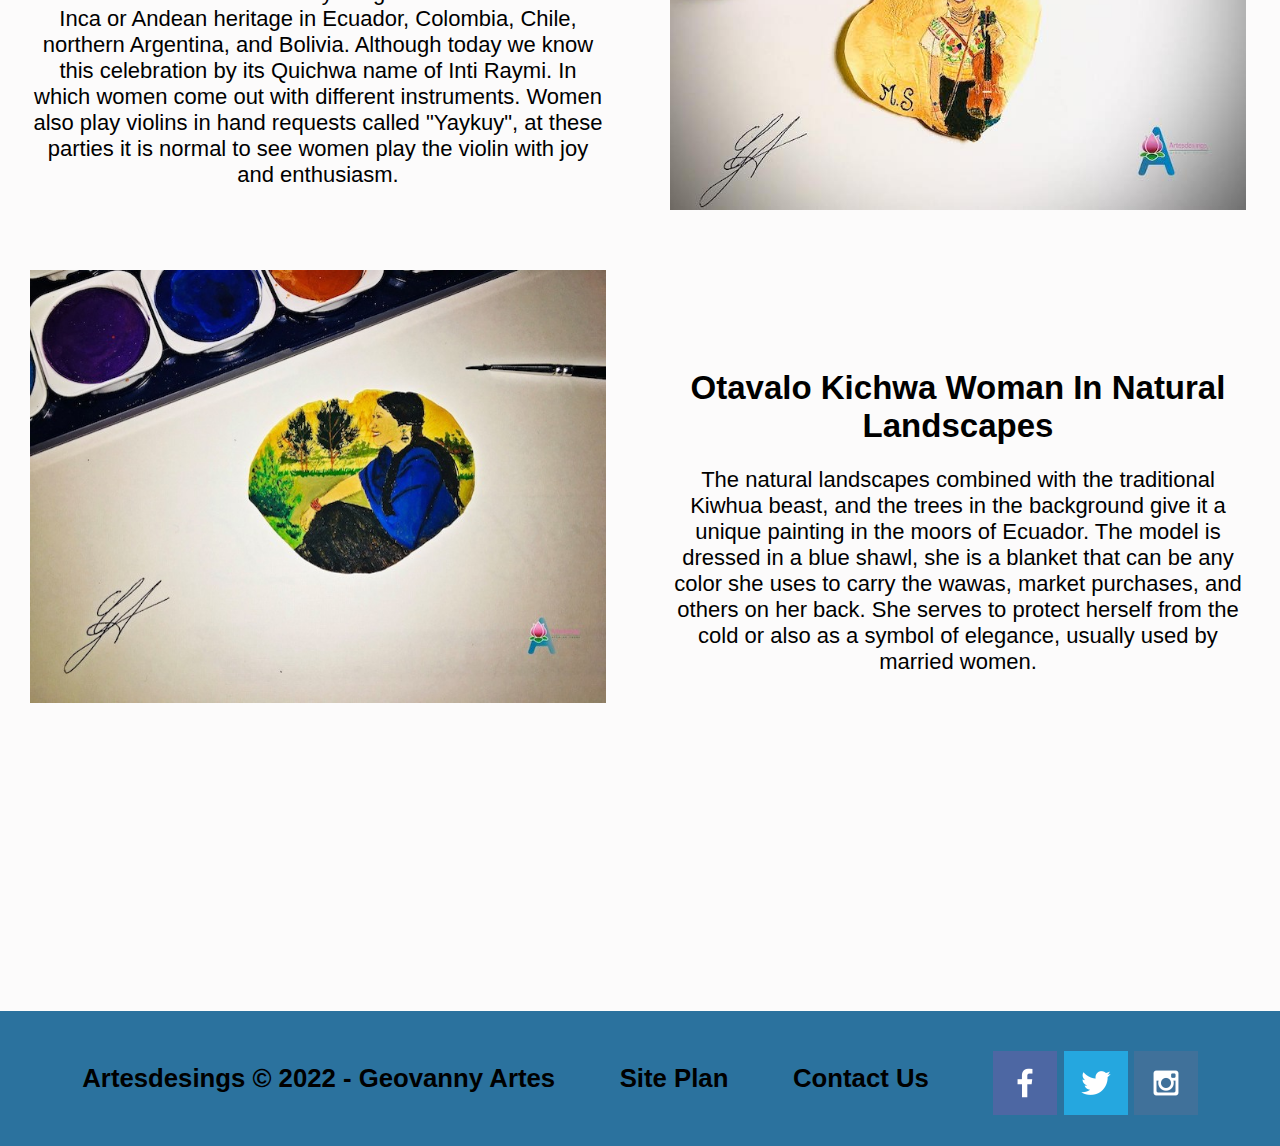
<file: artesdesing/kichwa_culture.html>
<!DOCTYPE html>
<html lang="en">

<head>

    <link rel="stylesheet" href="styles/style.css">
    <meta charset="UTF-8">
    <meta http-equiv="X-UA-Compatible" content="IE=edge">
    <meta name="viewport" content="width=device-width, initial-scale=1.0">
    <title>Artesdesings</title>
</head>

<body>
    <div id="content">
        <header>
            <a id="logo_link" href="index.html">
                <img class="logo" src="images/logo3.png" alt="Dry Oar Logo">
            </a>
            <nav>
                <a href="index.html">Home</a>
                <a href="kichwa_culture.html">Kichwa Culture</a>
                <a href="landescapes.html">Landescapes</a>
                <a href="contactus.html">Contact Us</a>
            </nav>
        </header>
        <div id="hero">
            <div id="hero-box">
                <img id="hero-img" src="images/slider2.png" alt="People enjoying white water rafting">
            </div>
            <section id="hero-msg">
                <h1 class="home-title">Culture In Rose Petals</h1>
                <p></p>
                <h4>The best paintings in rose petals</h4>
                <div class='button-box'>
                    <a class='book' href="rates.html">See More</a>
                </div>
            </section>
        </div>
        <main class="rivers-grid">

            <img class="rivers_1" src="images/culture_img1.jpg" alt="Sisa">
            <section class="msg_1">
                <h2>Kichwa Otavalo Woman With Her Native Costume</h2>
                <p>His clothing is traditional, he wears a shirt, it is a white garment that reaches the ankles whose 
                    chest and sleeves are embroidered with multicolored threads that represent the 
                    flowers and plants of our mother nature, they serve as a blouse and petticoat, 
                    he wears a skirt called "anaco" of blue color, a necklace called "walk", 
                    they are golden beads that are placed around the neck in numerous strings 
                    adorned with corals or fine beads, they show the corn and the richness of our land.</p>

            </section>
            <section class="msg_2">
                <h2>Otavalo Kichwa Woman with Violin</h2>
                <p>Kichwa women are normally seen playing the violin in the Inti Raymi festivities, the Inti Raymi is one of 
                    the current cultural monuments that has managed to survive the Colony, 
                    the Republic, the dictatorial regimes, and reach our days. Being an Inca tradition, 
                    the "Inti Raymi" continues to be a rite for many indigenous communities of 
                    Inca or Andean heritage in Ecuador, Colombia, Chile, northern Argentina, 
                    and Bolivia. Although today we know this celebration by its Quichwa name 
                    of Inti Raymi. In which women come out with different instruments. 
                    Women also play violins in hand requests called "Yaykuy", at these parties 
                    it is normal to see women play the violin with joy and enthusiasm.</p>

            </section>
            <img class="rivers_2" src="images/culture_img2.jpg" alt="Maisol">

            <img class="rivers_3" src="images/culture_img3.jpg" alt="Tamia">
            <section class="msg_3">
                <h2>Otavalo Kichwa Woman In Natural Landscapes</h2>
                <p>The natural landscapes combined with the traditional Kiwhua beast, 
                    and the trees in the background give it a unique painting in the 
                    moors of Ecuador. The model is dressed in a blue shawl, she is 
                    a blanket that can be any color she uses to carry the wawas, 
                    market purchases, and others on her back. She serves to protect 
                    herself from the cold or also as a symbol of elegance, usually 
                    used by married women.</p>

            </section>

        </main>
        <footer>
            <h3>Artesdesings &copy; 2022 - Geovanny Artes</h3>
            <h3><a href="site-plan.html">Site Plan</a></h3>
            <h3><a href="contactus.html">Contact Us</a></h3>
            <div class="social">
                <a href="https://facebook.com" target="_blank">
                    <img src="images/facebook.png" alt="fb icon">
                </a>
                <a href="https://twitter.com" target="_blank">
                    <img src="images/twitter.png" alt="twitter icon">
                </a>
                <a href="https://instagram.com" target="_blank">
                    <img src="images/instagram.png" alt="instagram icon">
                </a>
            </div>
        </footer>
    </div>
</body>

</html>
</file>
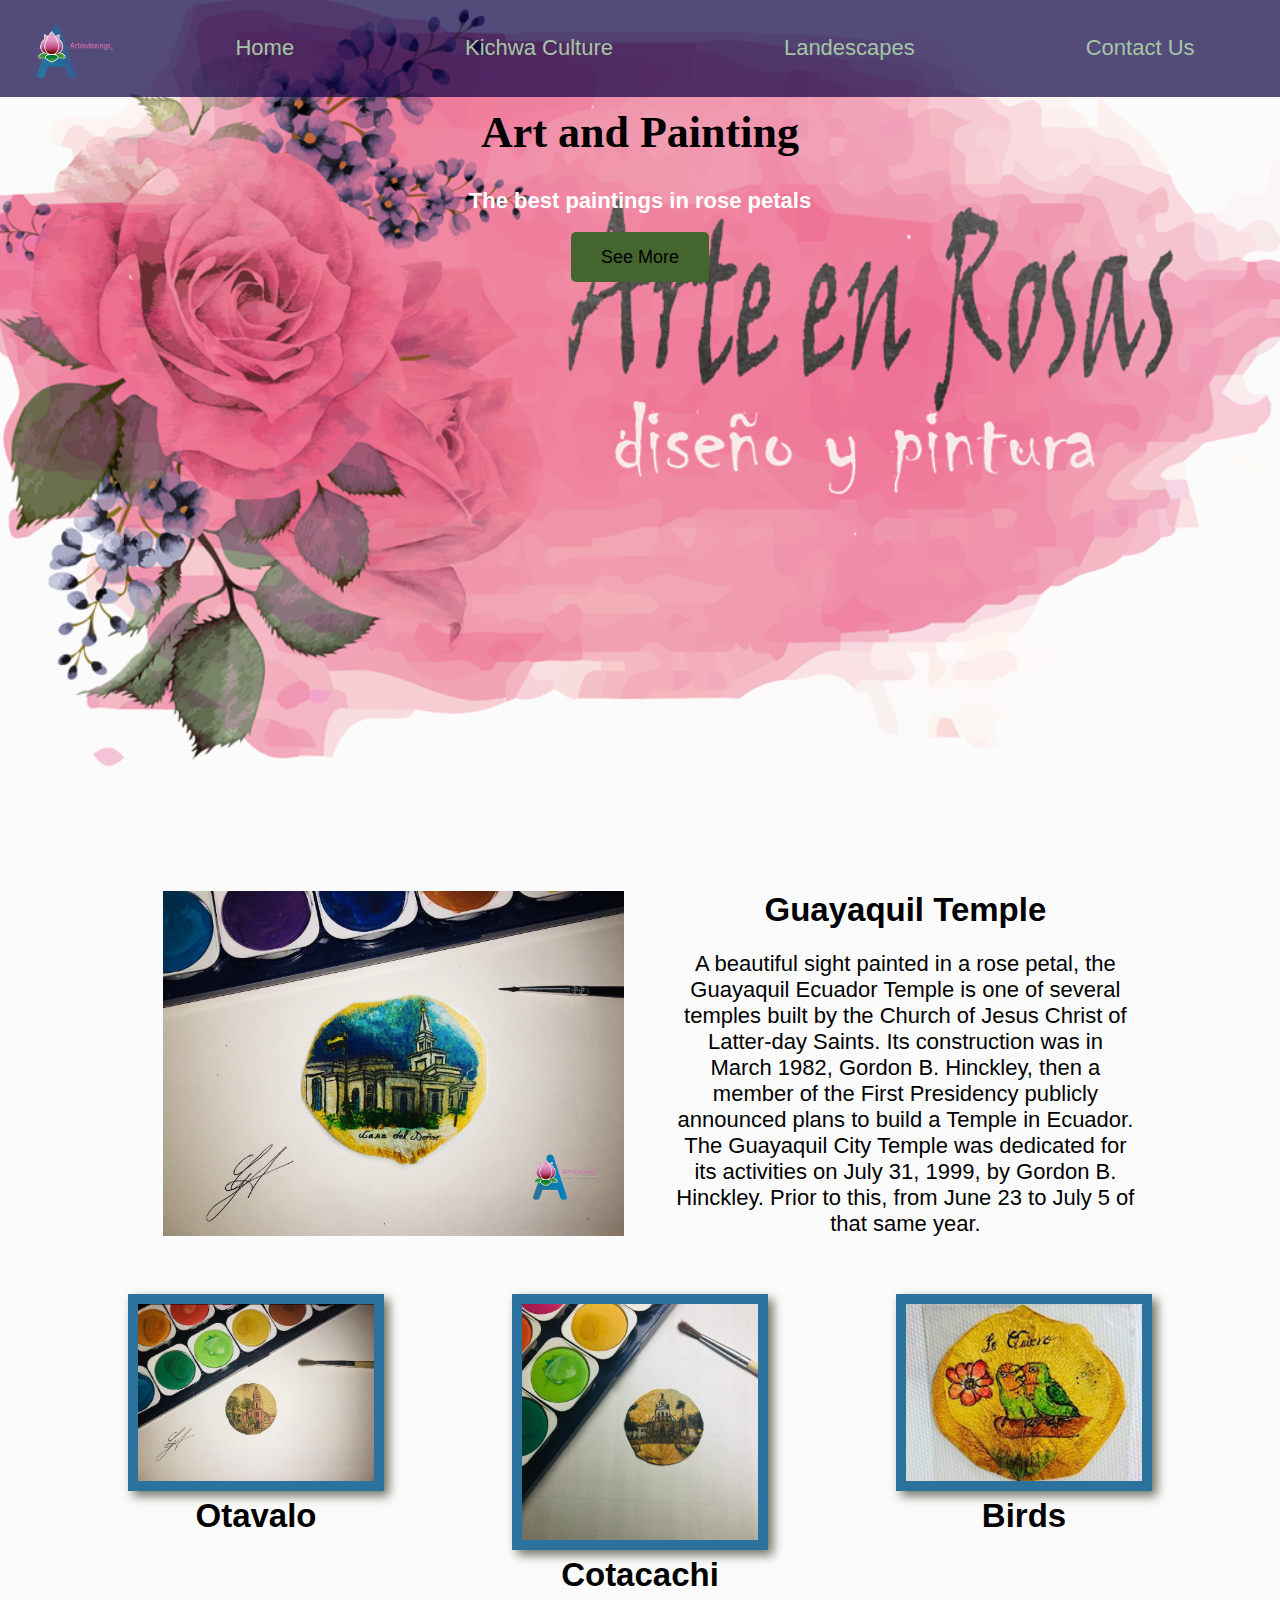
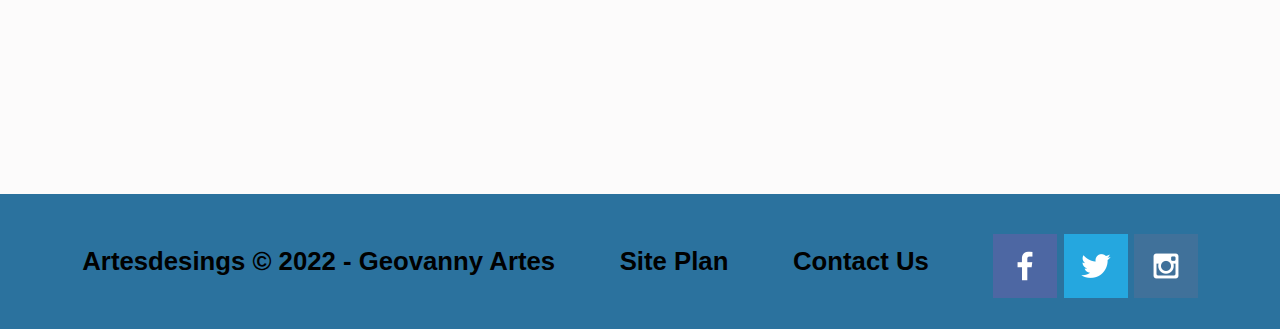
<file: artesdesing/landescapes.html>
<!DOCTYPE html>
<html lang="en">

<head>

    <link rel="stylesheet" href="styles/style.css">
    <meta charset="UTF-8">
    <meta http-equiv="X-UA-Compatible" content="IE=edge">
    <meta name="viewport" content="width=device-width, initial-scale=1.0">
    <title>Artesdesings</title>
</head>

<body>
    <div id="content">
        <header>
            <a id="logo_link" href="index.html">
                <img class="logo" src="images/logo3.png" alt="Dry Oar Logo">
            </a>
            <nav>
                <a href="index.html">Home</a>
                <a href="kichwa_culture.html">Kichwa Culture</a>
                <a href="landescapes.html">Landescapes</a>
                <a href="contactus.html">Contact Us</a>
            </nav>
        </header>
        <div id="hero">
            <div id="hero-box">
                <img id="hero-img" src="images/slider3.png" alt="People enjoying white water rafting">
            </div>
            <section id="hero-msg">
                <h1 class="home-title">Art and Painting</h1>
                <p></p>
                <h4>The best paintings in rose petals</h4>
                <div class='button-box'>
                    <a class='book' href="rates.html">See More</a>
                </div>
            </section>
        </div>
        <main class="landescapes-grid">

            <img class="landescapes_1" src="images/temple.jpg" alt="Sisa">
            <section class="msg_landes">
                <h2>Guayaquil Temple</h2>
                <p>A beautiful sight painted in a rose petal, the Guayaquil Ecuador Temple 
                    is one of several temples built by the Church of Jesus Christ of 
                    Latter-day Saints. Its construction was in March 1982, 
                    Gordon B. Hinckley, then a member of the First Presidency 
                    publicly announced plans to build a Temple in Ecuador.
                    The Guayaquil City Temple was dedicated for its activities on July 31, 
                    1999, by Gordon B. Hinckley. Prior to this, from June 23 to July 5 
                    of that same year.</p>

            </section>
            
            <section class="otavalo-card">
                <img class="card-img" src="images/landescape_img1.png" alt="Otavalo">
                
                <h2>Otavalo</h2>
            </section>
            <section class="cotacachi-card">
                <img class="card-img" src="images/landescape_img3.jpg" alt="cotacachi">
                
                <h2>Cotacachi</h2>
            </section>
            <section class="tamia-card">
                <img class="card-img" src="images/landescapes_img4.jpg" alt="birds">
               
                <h2>Birds</h2>
            </section>
            
        </main>
        <footer>
            <h3>Artesdesings &copy; 2022 - Geovanny Artes</h3>
            <h3><a href="site-plan.html">Site Plan</a></h3>
            <h3><a href="contactus.html">Contact Us</a></h3>
            <div class="social">
                <a href="https://facebook.com" target="_blank">
                    <img src="images/facebook.png" alt="fb icon">
                </a>
                <a href="https://twitter.com" target="_blank">
                    <img src="images/twitter.png" alt="twitter icon">
                </a>
                <a href="https://instagram.com" target="_blank">
                    <img src="images/instagram.png" alt="instagram icon">
                </a>
            </div>
        </footer>
    </div>
</body>

</html>
</file>
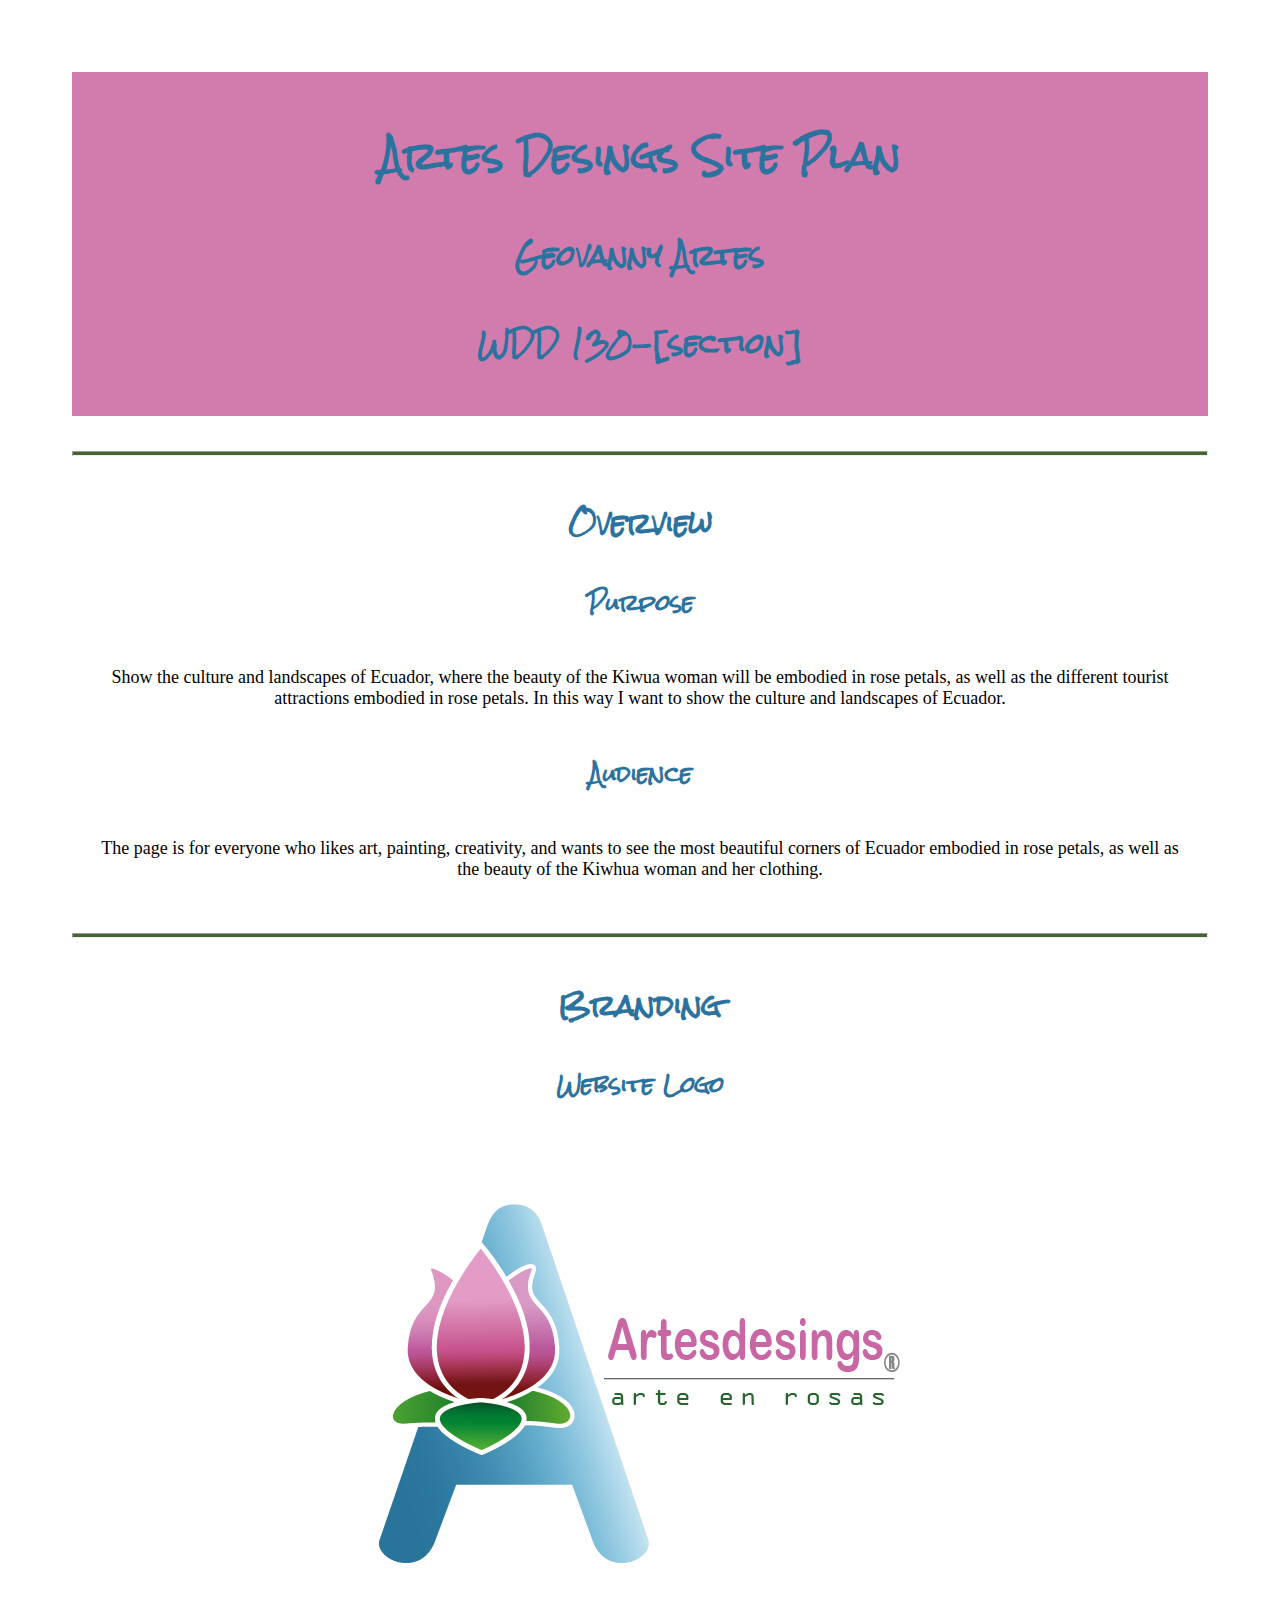
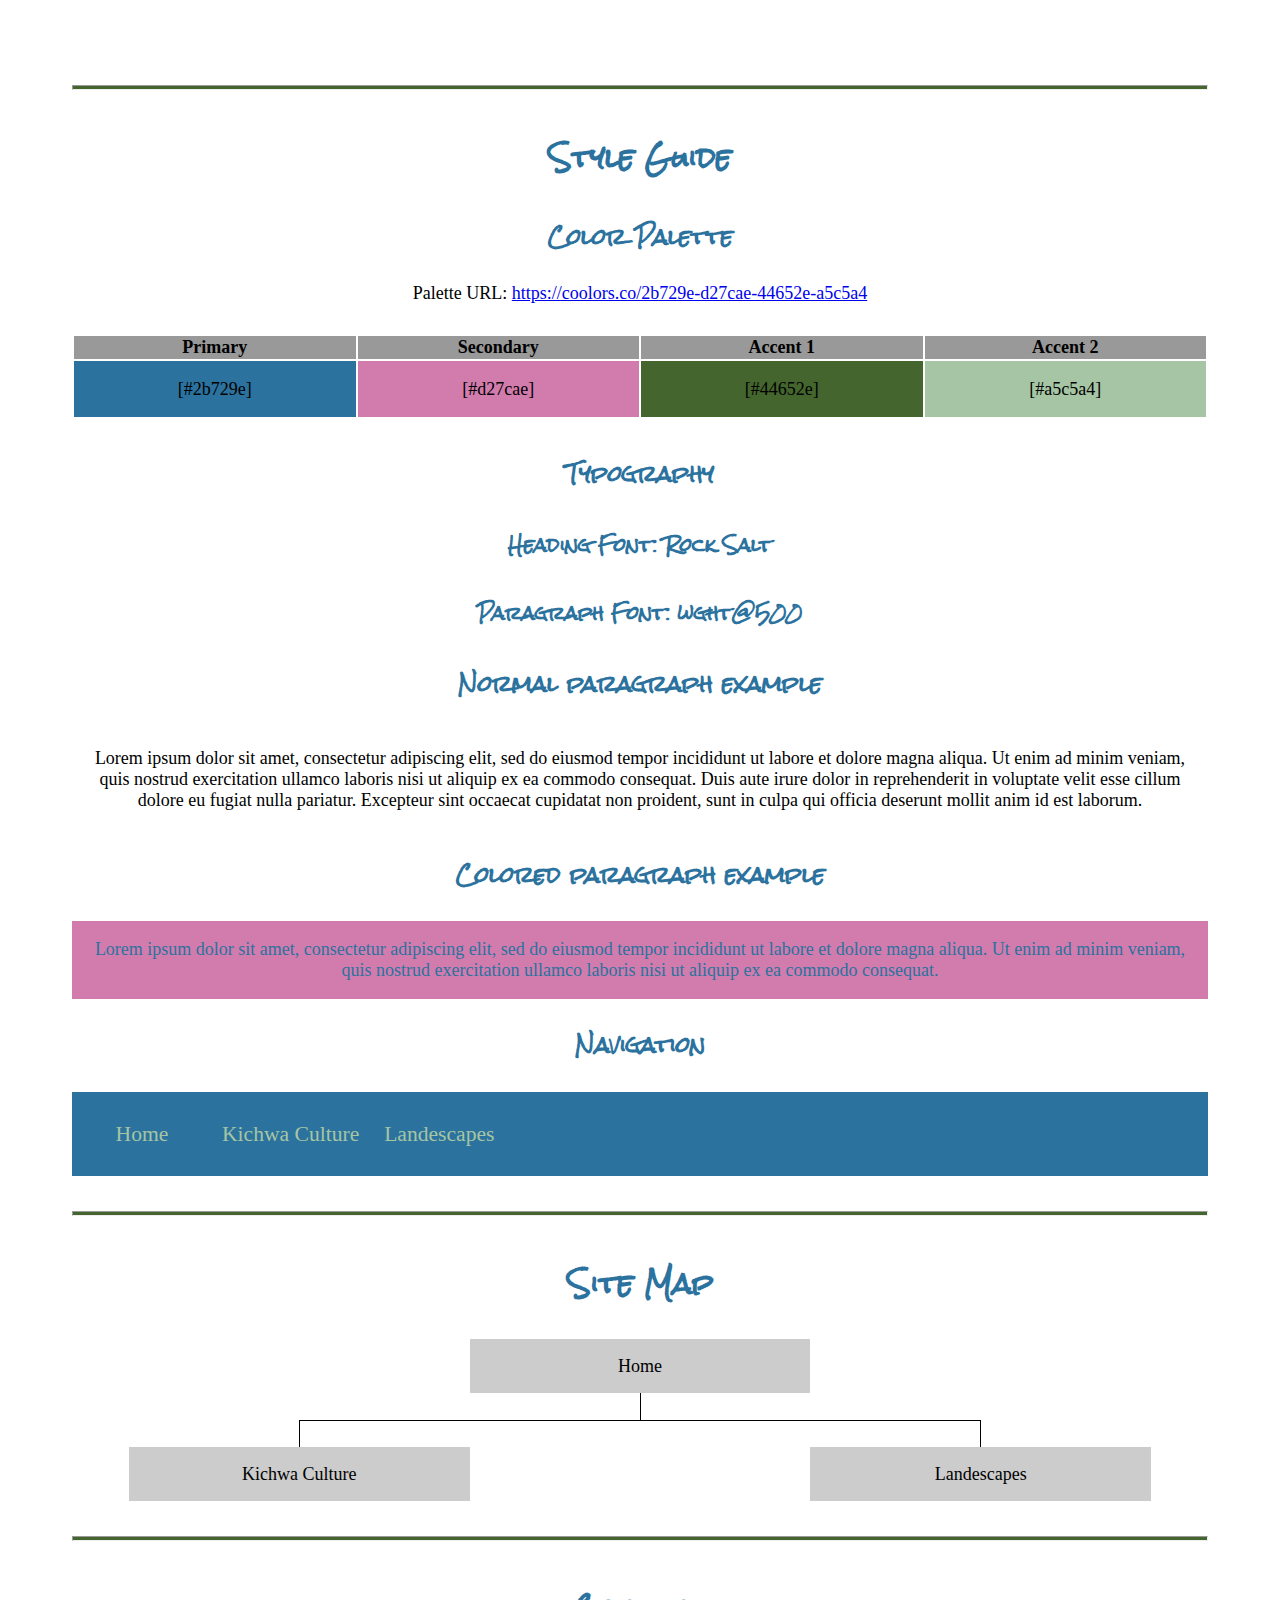
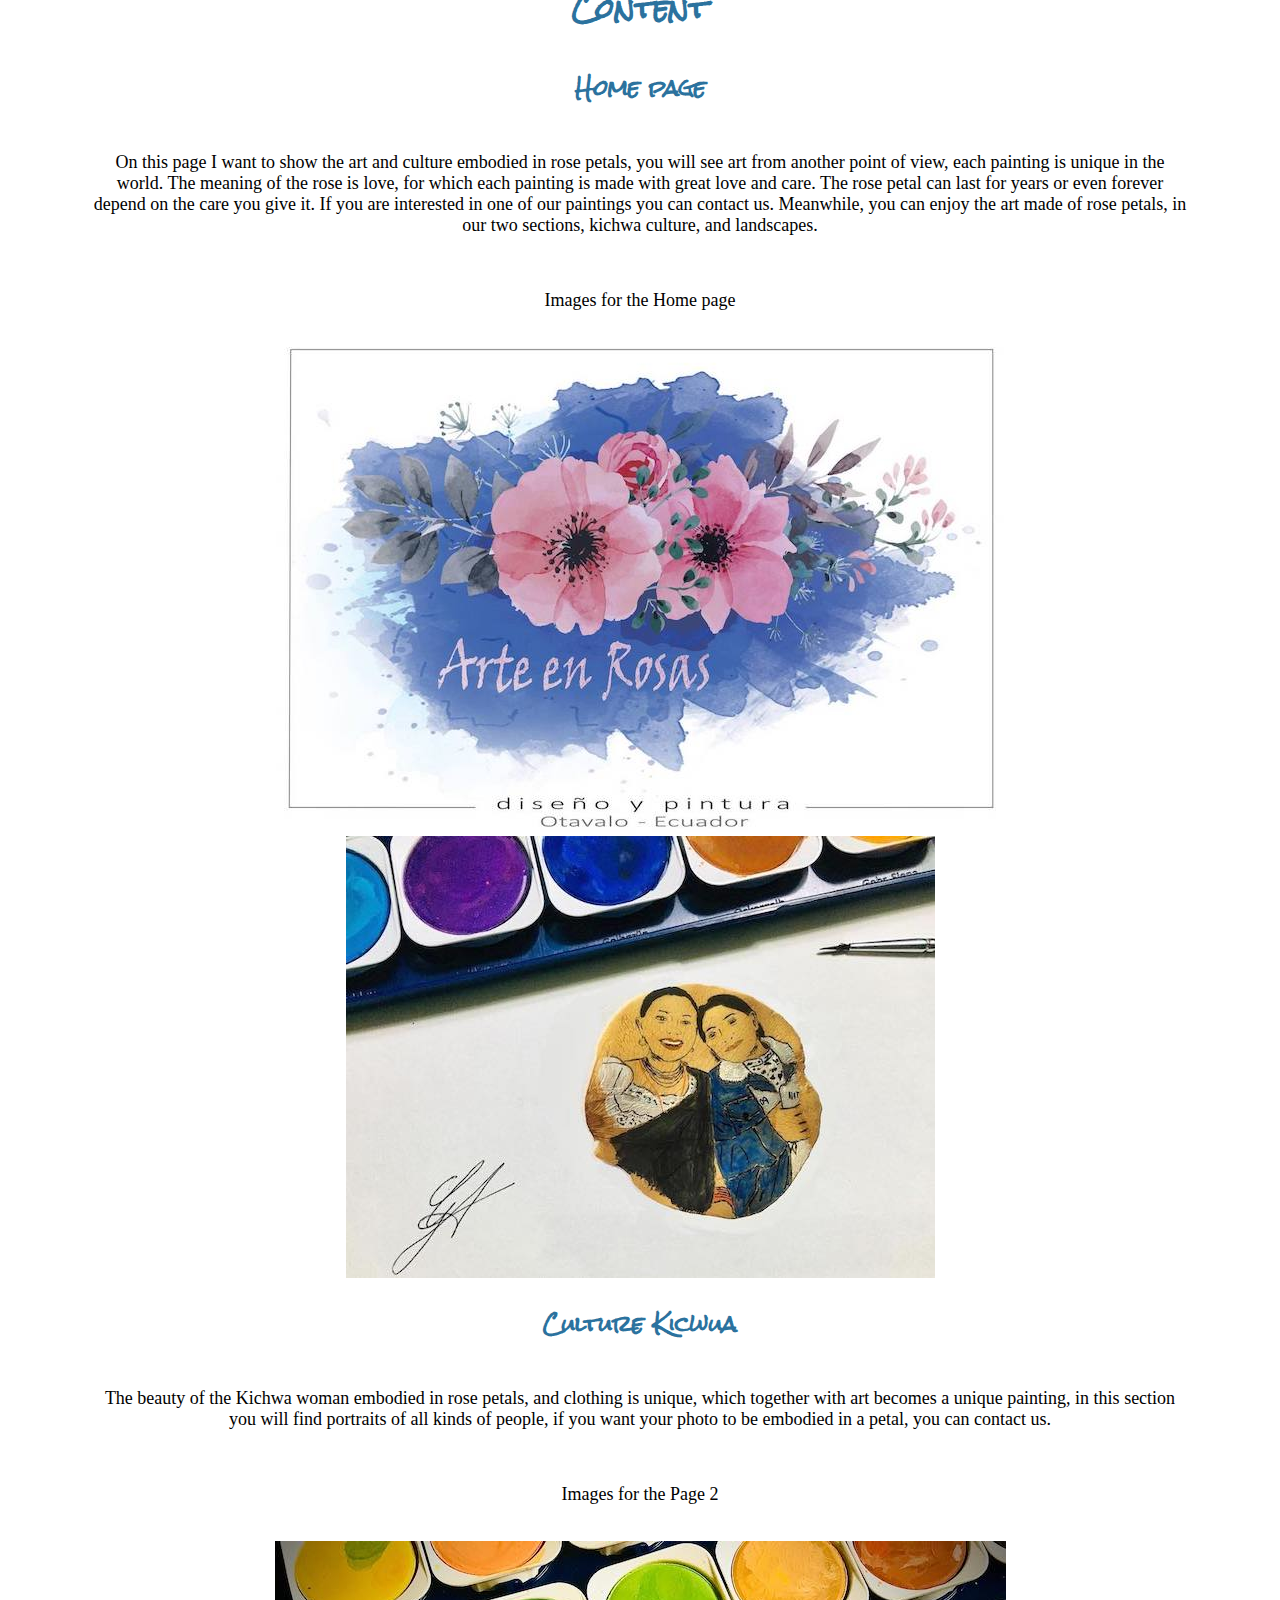
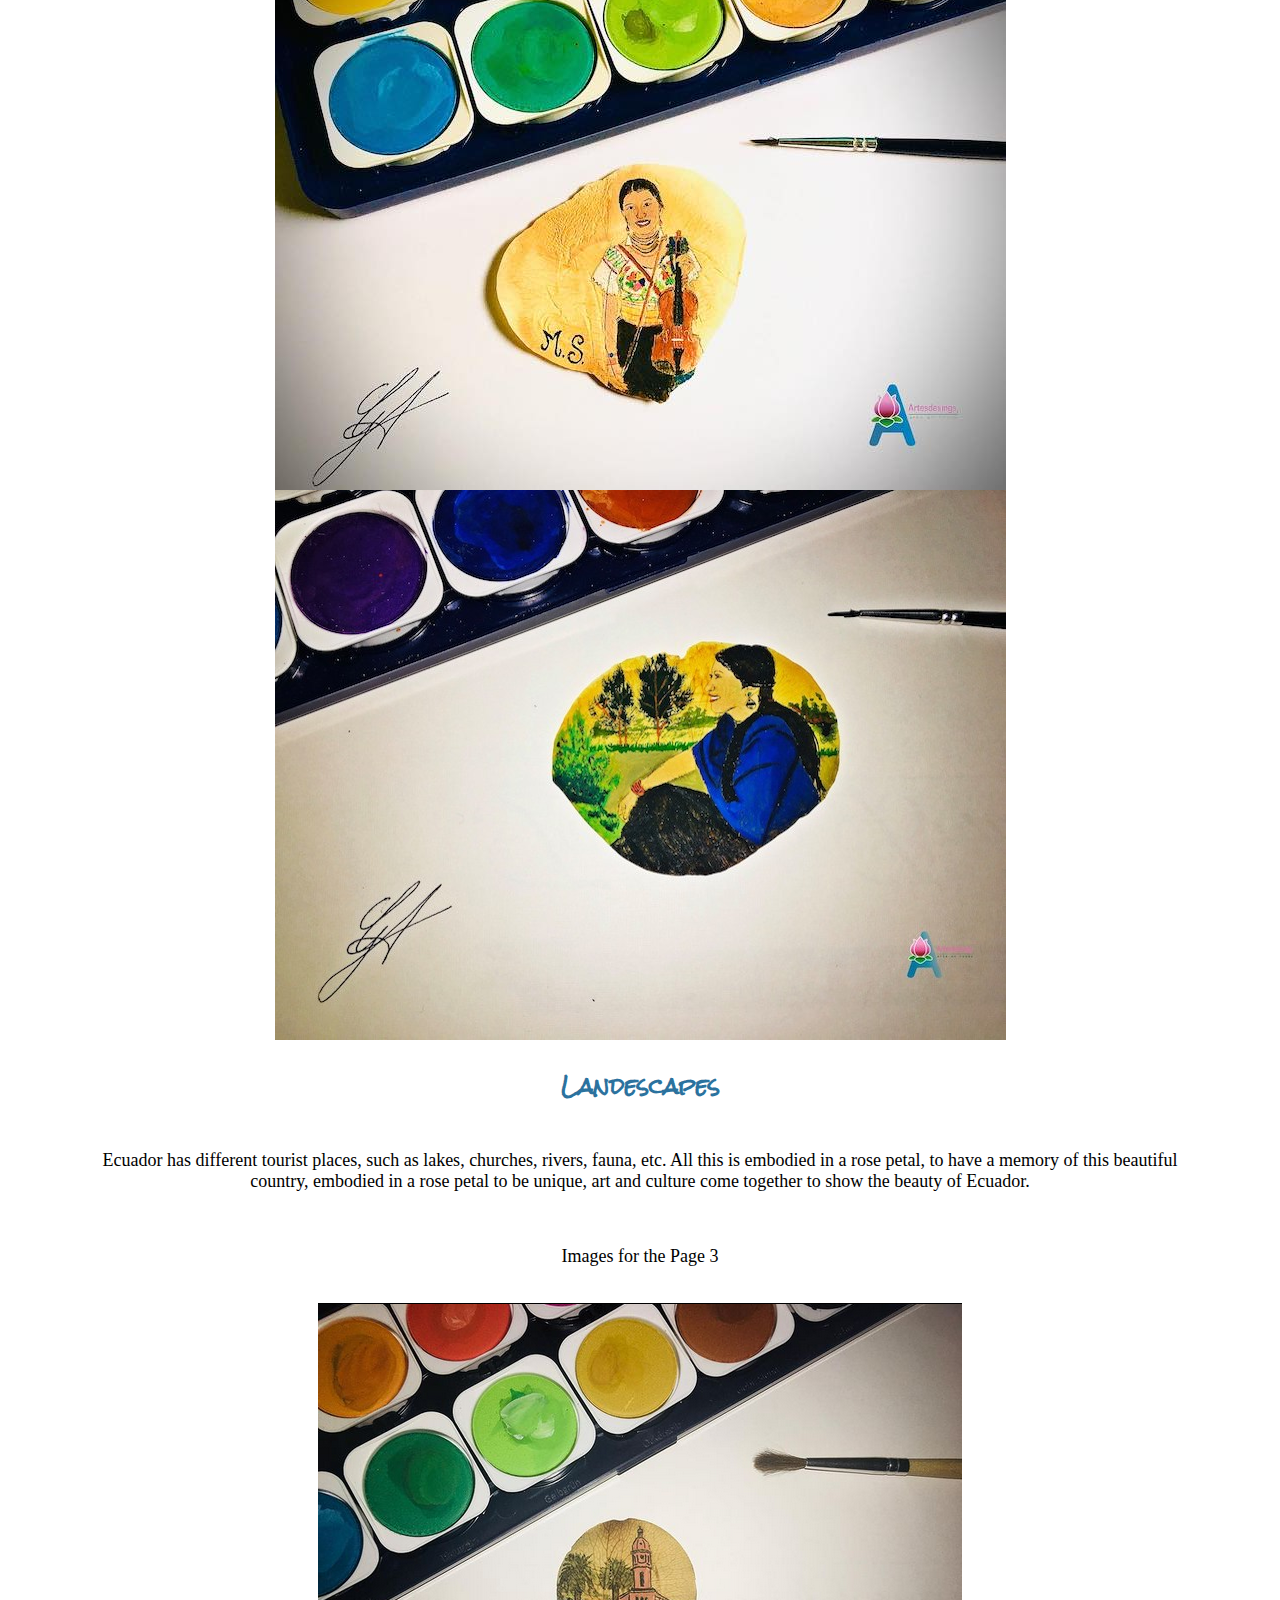
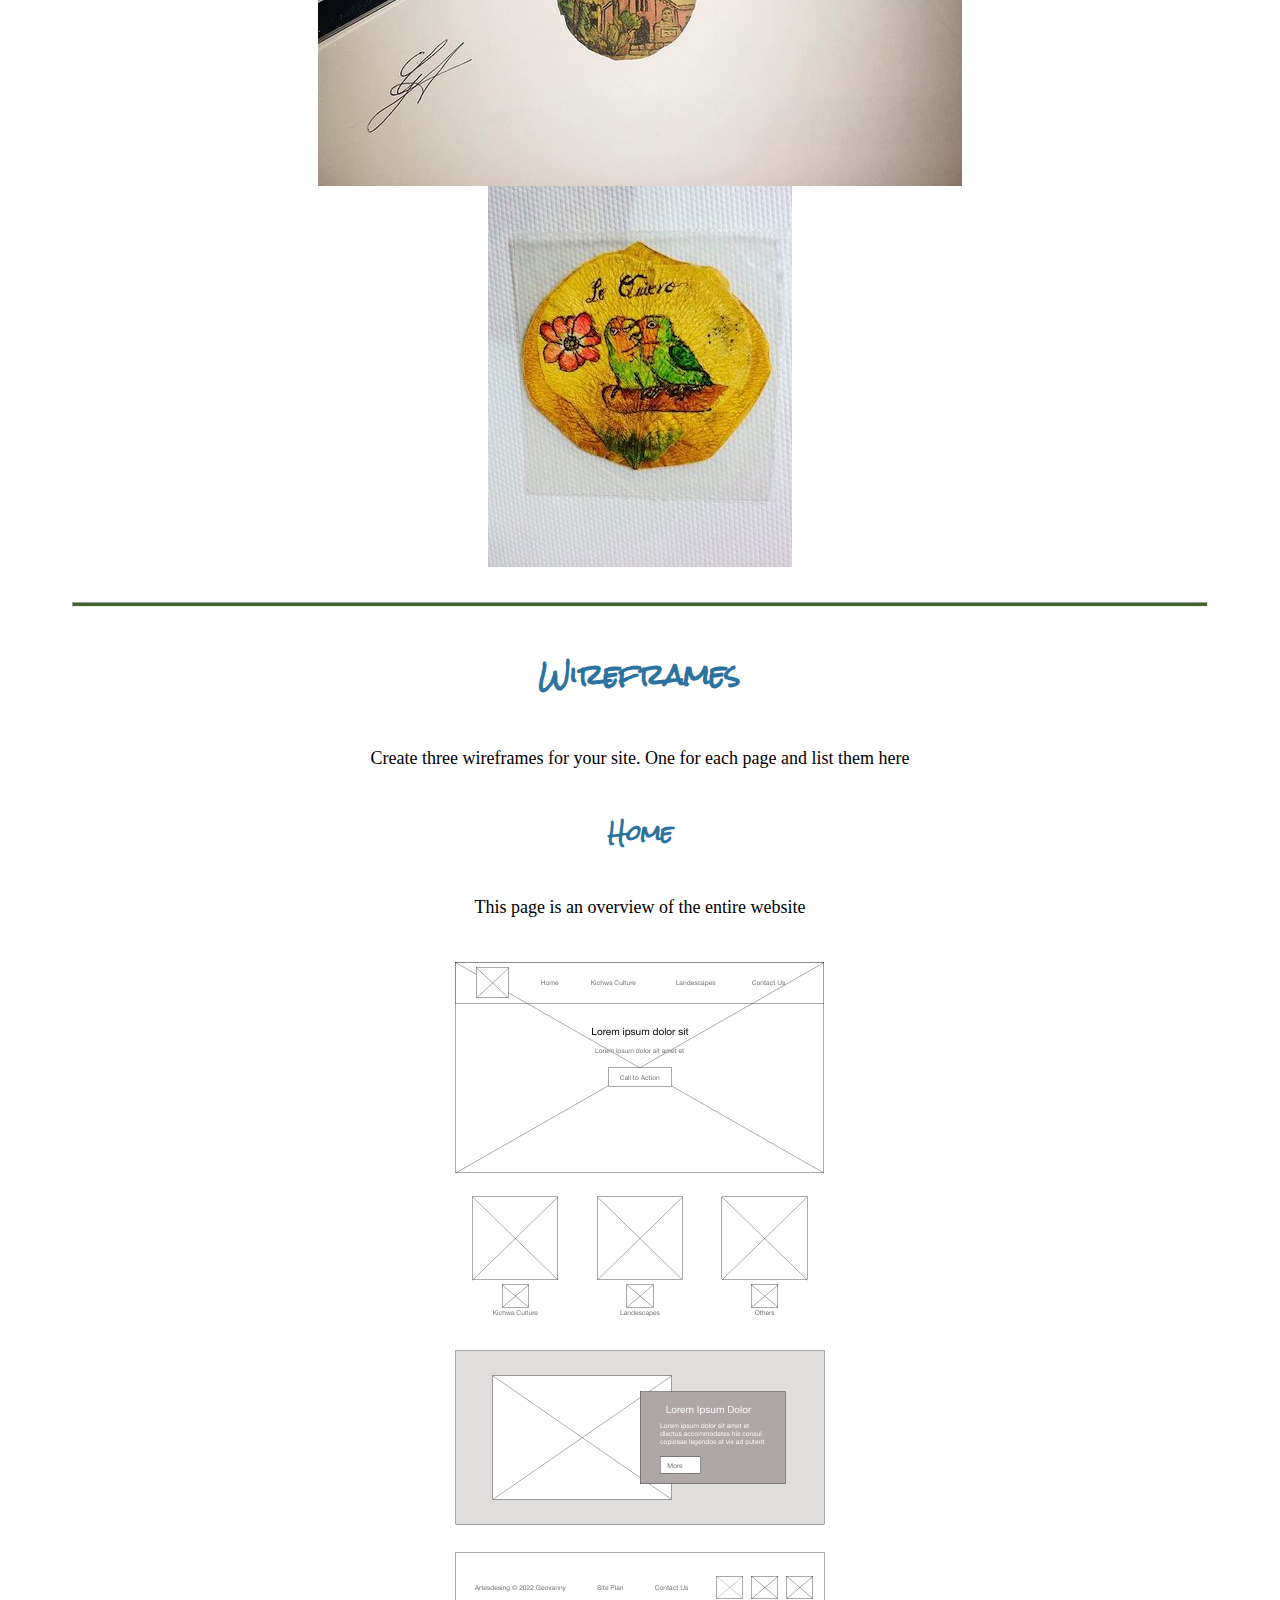
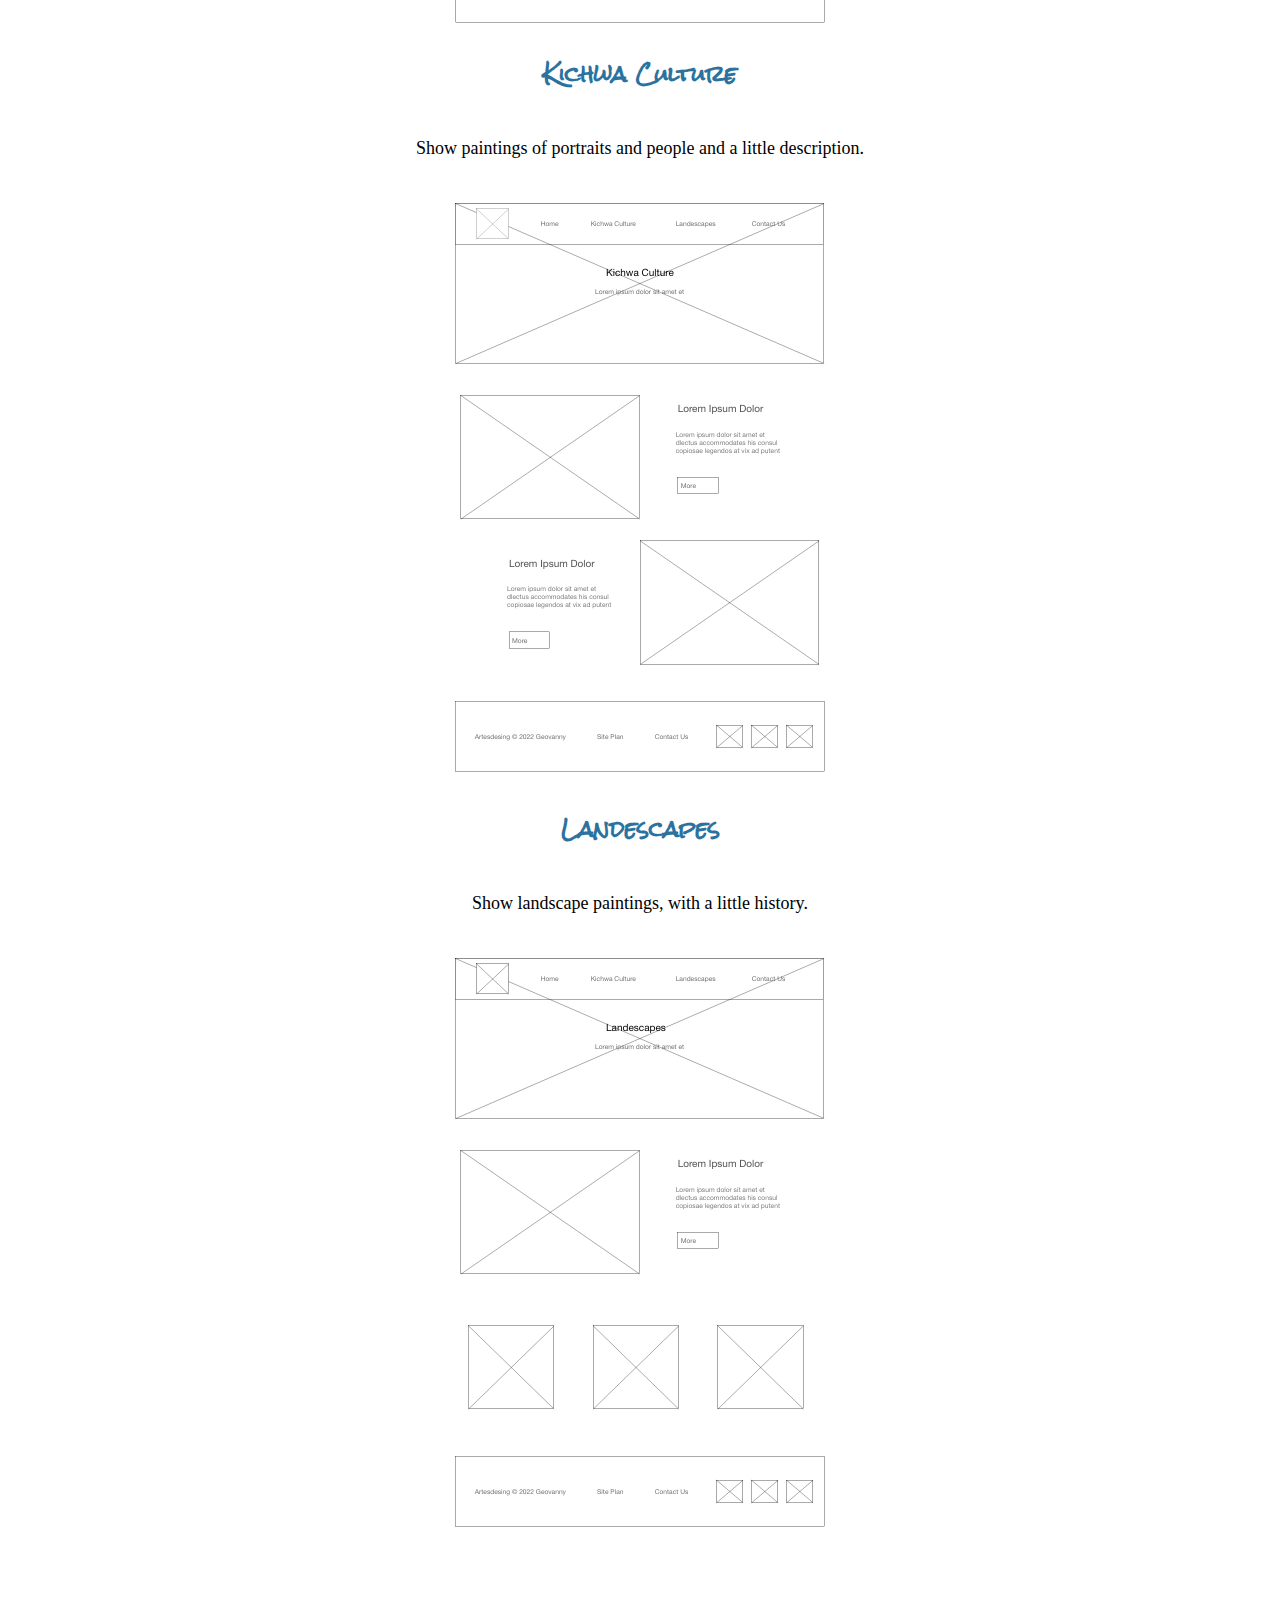
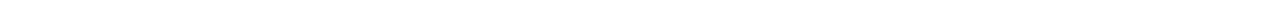
<file: artesdesing/site-plan.html>
<!DOCTYPE html>
<html lang="en-us">

<head>
  <meta charset="utf-8">
  <title>Site Plan</title>
  <link type="text/css" rel="stylesheet" href="styles/site-plan.css">
</head>

<body>
  <header>
    <h1>Artes Desings Site Plan</h1>
    <h2>Geovanny Artes</h2>

    <h2>WDD 130-[section]</h2>
    <!-- In the header above, add the name or your site, your name and class number. For example if you are in section 3 you would put WDD 130.03 -->
  </header>
  <main>

    <!-- ------------------------Steps 2-3------------------------------ -->
    <hr>
    <h2>Overview</h2>
    <h3>Purpose</h3>
    <p>Show the culture and landscapes of Ecuador, where the beauty of the Kiwua woman will be embodied in rose petals,
      as well as the different tourist attractions embodied in rose petals. In this way I want to show the culture and
      landscapes of Ecuador.</p> <!-- change this -->


    <h3>Audience</h3>
    <p>The page is for everyone who likes art, painting, creativity, and wants to see the most beautiful corners of
      Ecuador embodied in rose petals, as well as the beauty of the Kiwhua woman and her clothing.</p>
    <!-- change this -->

    <hr />
    <h2>Branding</h2>
    <h3>Website Logo</h3>
    <!-- Replace this with some sort of logo for your site.  A logo can be as simple as the name of your site in a nice font :) -->
    <img src="images/logo3.png" alt="Logo image" />
    <hr />
    <h2>
      Style Guide
    </h2>

    <!-- ------------------------Steps 4-8------------------------------ -->

    <h3>
      Color Palette
    </h3>
    <!--  The colors you choose for a website are one of the most important decisions you will make. Follow the instructions on the activity in iLearn then return and replace the color codes below with the hex color codes (the 6 digit numbers that show at the bottom of each color) for the colors you have chosen below.  You should have at least 2 colors but do not have to fill in all 4 if you do not need them.  -->

    <!-- Copy and paste the URL to your finished palette below Make sure to paste it into both spots -->
    Palette URL: <a href="https://coolors.co/2b729e-d27cae-44652e-a5c5a4"
      target="_blank">https://coolors.co/2b729e-d27cae-44652e-a5c5a4</a>


    <table class="colors">
      <tr>
        <th>Primary</th>
        <th>Secondary</th>
        <th>Accent 1</th>
        <th>Accent 2</th>
      </tr>
      <!-- Replace the numbers in the boxes below with your hex color codes. Then switch to the site-plan.css file and change your colors there as well. -->
      <tr>
        <td class="primary">[#2b729e]</td>
        <td class="secondary">[#d27cae]</td>
        <td class="accent1">[#44652e]</td>
        <td class="accent2">[#a5c5a4]</td>
      </tr>
    </table>

    <!-- ------------------------Step 9------------------------------ -->

    <h3>
      Typography
    </h3>
    <!-- Choose a font for your paragraphs (body copy) and headlines. What font(s) have you chosen? Why did you choose what you did?  Make sure to review the list of web safe fonts at W3Schools.org as a starting point.  Think also about which of your colors above you might use for background and font colors. -->

    <h4>
      Heading Font: Rock Salt
      <!-- change this -->
    </h4>
    <h4>
      Paragraph Font: wght@500
      <!-- change this -->
    </h4>
    <h3>
      Normal paragraph example
    </h3>
    <p>
      Lorem ipsum dolor sit amet, consectetur adipiscing elit, sed do eiusmod tempor incididunt ut labore et dolore
      magna aliqua. Ut enim ad minim veniam, quis nostrud exercitation ullamco laboris nisi ut aliquip ex ea commodo
      consequat. Duis aute irure dolor in reprehenderit in voluptate velit esse cillum dolore eu fugiat nulla pariatur.
      Excepteur sint occaecat cupidatat non proident, sunt in culpa qui officia deserunt mollit anim id est laborum.
    </p>
    <h3>
      Colored paragraph example
    </h3>
    <p class="colored">
      Lorem ipsum dolor sit amet, consectetur adipiscing elit, sed do eiusmod tempor incididunt ut labore et dolore
      magna aliqua. Ut enim ad minim veniam, quis nostrud exercitation ullamco laboris nisi ut aliquip ex ea commodo
      consequat.
    </p>

    <!-- ------------------------Step 10------------------------------ -->

    <h3>
      Navigation
    </h3>
    <!-- Think about how you want your navigation bar to look. In the site-plan.css file change the colors to your colors to get the look you desire. -->
    <nav>
      <a href="#">Home</a>
      <a href="#">Kichwa Culture</a>
      <a href="#">Landescapes</a>
    </nav>
    <hr>
    <h2>
      Site Map
    </h2>
    <div class="sitemap">
      <div class="sm-home">
        Home
      </div>
      <div class="sm-page2">
        Kichwa Culture
        <!-- change this -->
      </div>
      <div class="sm-page3">
        Landescapes
        <!-- change this -->
      </div>

      <div class="top">
        &nbsp;
      </div>
      <div class="left">
        &nbsp;
      </div>
      <div class="right">
        &nbsp;
      </div>

    </div>

    <!-- --------Content Section -------------- -->
    <hr>
    <h2>
      Content
    </h2>
    <h3>Home page</h3>
    <p>
      On this page I want to show the art and culture embodied in rose petals, you will see art from another point of view, each painting is unique in the world. The meaning of the rose is love, for which each painting is made with great love and care.
The rose petal can last for years or even forever depend on the care you give it.

If you are interested in one of our paintings you can contact us. Meanwhile, you can enjoy the art made of rose petals, in our two sections, kichwa culture, and landscapes.
    </p>
    <p>Images for the Home page</p>
    <img src="images/home_img1.jpg" alt="image for homepage">
    <img src="images/home_img2.jpg" alt="image for homepage">

    </ul>
    <h3>Culture Kicwua</h3>
    <p>
      The beauty of the Kichwa woman embodied in rose petals, and clothing is unique, which together with art becomes a unique painting, in this section you will find portraits of all kinds of people, if you want your photo to be embodied in a petal, you can contact us.
    </p>
    <p>Images for the Page 2</p>
    <img src="images/culture_img2.jpg" alt="image for page">
    <img src="images/culture_img3.jpg" alt="image for page">

    </ul>
    <h3>Landescapes</h3>
    <p>
      Ecuador has different tourist places, such as lakes, churches, rivers, fauna, etc. All this is embodied in a rose petal, to have a memory of this beautiful country, embodied in a rose petal to be unique, art and culture come together to show the beauty of Ecuador.
    </p>
    <p>Images for the Page 3</p>
    <img src="images/landescape_img1.png" alt="image for page3">
    <img src="images/landescape_img2.jpg" alt="image for page3">

    </ul>
    <hr>
    <h2>
      Wireframes
    </h2>
    <p>
      Create three wireframes for your site. One for each page and list them here</p>

    <h3>Home</h3>
    <p>
      This page is an overview of the entire website
    </p>
    <img src="images/site_plan_home.png" alt="home page wireframe">

    <h3>Kichwa Culture</h3>
    <p>
      Show paintings of portraits and people and a little description.
    </p>
    <img src="images/site_plan_culture.png" alt="page 2 wireframe">

    <h3>Landescapes</h3>
    <p>
      Show landscape paintings, with a little history.
    </p>
    <img src="images/site_plan_landescapes.png" alt="page 3 wireframe">
  </main>
</body>

</html>
</file>
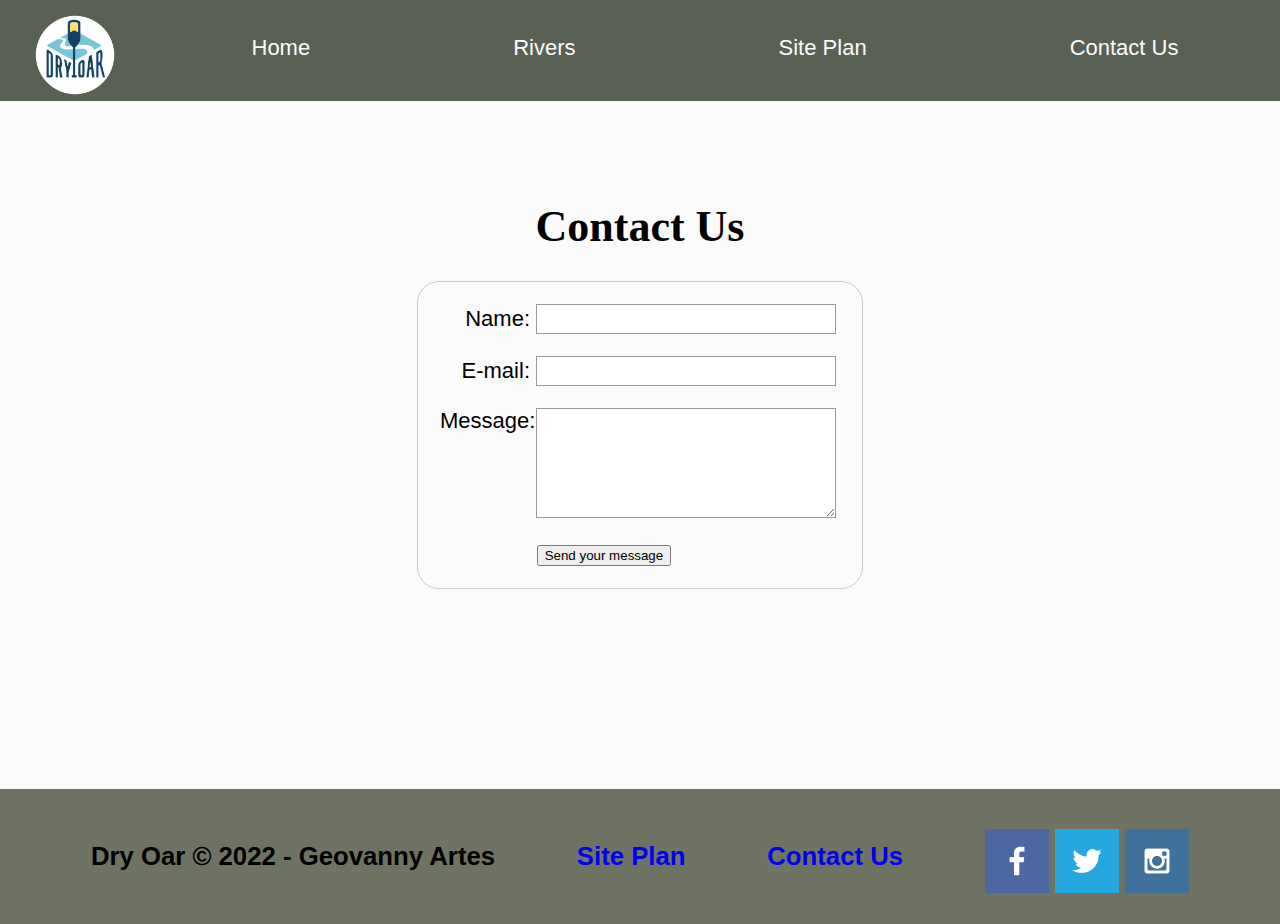
<file: wwr/contactus.html>
<!DOCTYPE html>
<html lang="en">
<style>
    form {
        /* Center the form on the page */
        margin: 0 auto;
        width: 400px;
        /* Form outline */
        padding: 1em;
        border: 1px solid #CCC;
        border-radius: 1em;
    }

    ul {
        list-style: none;
        padding: 0;
        margin: 0;
    }

    form li+li {
        margin-top: 1em;
    }

    label {
        /* Uniform size & alignment */
        display: inline-block;
        width: 90px;
        text-align: right;
    }

    input,
    textarea {
        /* To make sure that all text fields have the same font settings
             By default, textareas have a monospace font */
        font: 1em sans-serif;

        /* Uniform text field size */
        width: 300px;
        box-sizing: border-box;

        /* Match form field borders */
        border: 1px solid #999;
    }

    input:focus,
    textarea:focus {
        /* Additional highlight for focused elements */
        border-color: #000;
    }

    textarea {
        /* Align multiline text fields with their labels */
        vertical-align: top;

        /* Provide space to type some text */
        height: 5em;
    }

    .button {
        /* Align buttons with the text fields */
        padding-left: 90px;
        /* same size as the label elements */
    }

    button {
        /* This extra margin represent roughly the same space as the space
             between the labels and their text fields */
        margin-left: .5em;
    }

    #feedback {
        background-color: antiquewhite;
        position: absolute;
        top: 0;
        left: 0;
        right: 0;
        padding: .5em;
        /* make this element invisible until we are ready for it */
        display: none;
    }

    .moveDown {
        margin-top: 3em;
    }
</style>

<head>

    <link rel="stylesheet" href="styles/style.css">
    <meta charset="UTF-8">
    <meta http-equiv="X-UA-Compatible" content="IE=edge">
    <meta name="viewport" content="width=device-width, initial-scale=1.0">
    <title>Whitewater Rafting Vacations | Dry Oar Boating | Home</title>
</head>

<body>
    <div id="content">
        <header>
            <a id="logo_link" href="index.html">
                <img class="logo" src="images/logo.png" alt="Dry Oar Logo">
            </a>
            <nav>
                <a href="index.html">Home</a>
                <a href="rivers.html">Rivers</a>
                <a href="site-plan-rafting.html">Site Plan</a>
                <a href="contactus.html">Contact Us</a>
            </nav>
        </header>
        <section id="hero-msg">
            <h1 class="home-title">Contact Us</h1>
        </section>
        <main class="">
            <p></p>

            <div id="feedback"></div>
            
            <form action="/my-handling-form-page" method="post">
                <ul>
                    <li>
                        <label for="name">Name:</label>
                        <input type="text" id="name" name="user_name">
                    </li>
                    <li>
                        <label for="mail">E-mail:</label>
                        <input type="email" id="mail" name="user_email">
                    </li>
                    <li>
                        <label for="msg">Message:</label>
                        <textarea id="msg" name="user_message"></textarea>
                    </li>
                    <li class="button">
                        <button type="submit">Send your message</button>
                    </li>

                </ul>
                
            </form>
           
        </main>
        <footer>
            <h3>Dry Oar &copy; 2022 - Geovanny Artes</h3>
            <h3><a href="site-plan-rafting.html">Site Plan</a></h3>
            <h3><a href="contactus.html">Contact Us</a></h3>
            <div class="social">
                <a href="https://facebook.com" target="_blank">
                    <img src="images/facebook.png" alt="fb icon">
                </a>
                <a href="https://twitter.com" target="_blank">
                    <img src="images/twitter.png" alt="twitter icon">
                </a>
                <a href="https://instagram.com" target="_blank">
                    <img src="images/instagram.png" alt="instagram icon">
                </a>
            </div>
        </footer>
    </div>

    <script>
        // get the feedback div element so we can do something with it.
        const feedbackElement = document.getElementById('feedback');
        // get the form so we can read what was entered in it.
        const formElement = document.forms[0];
        // add a 'listener' to wait for a submission of our form. When that happens run the code below.
        formElement.addEventListener('submit', function(e) {
            // stop the form from doing the default action.
            e.preventDefault();
            // set the contents of our feedback element to a message letting the user know the form was submitted successfully. Notice that we pull the name that was entered in the form to personalize the message!
            feedbackElement.innerHTML = 'Hello '+ formElement.user_name.value +'! Thank you for your message. We will get back with you as soon as possible!';
            // make the feedback element visible.
            feedbackElement.style.display = "block";
            // add a class to move everything down so our message doesn't cover it.
            document.body.classList.toggle('moveDown');
        });
    </script>
                    
</body>

</html>
</file>
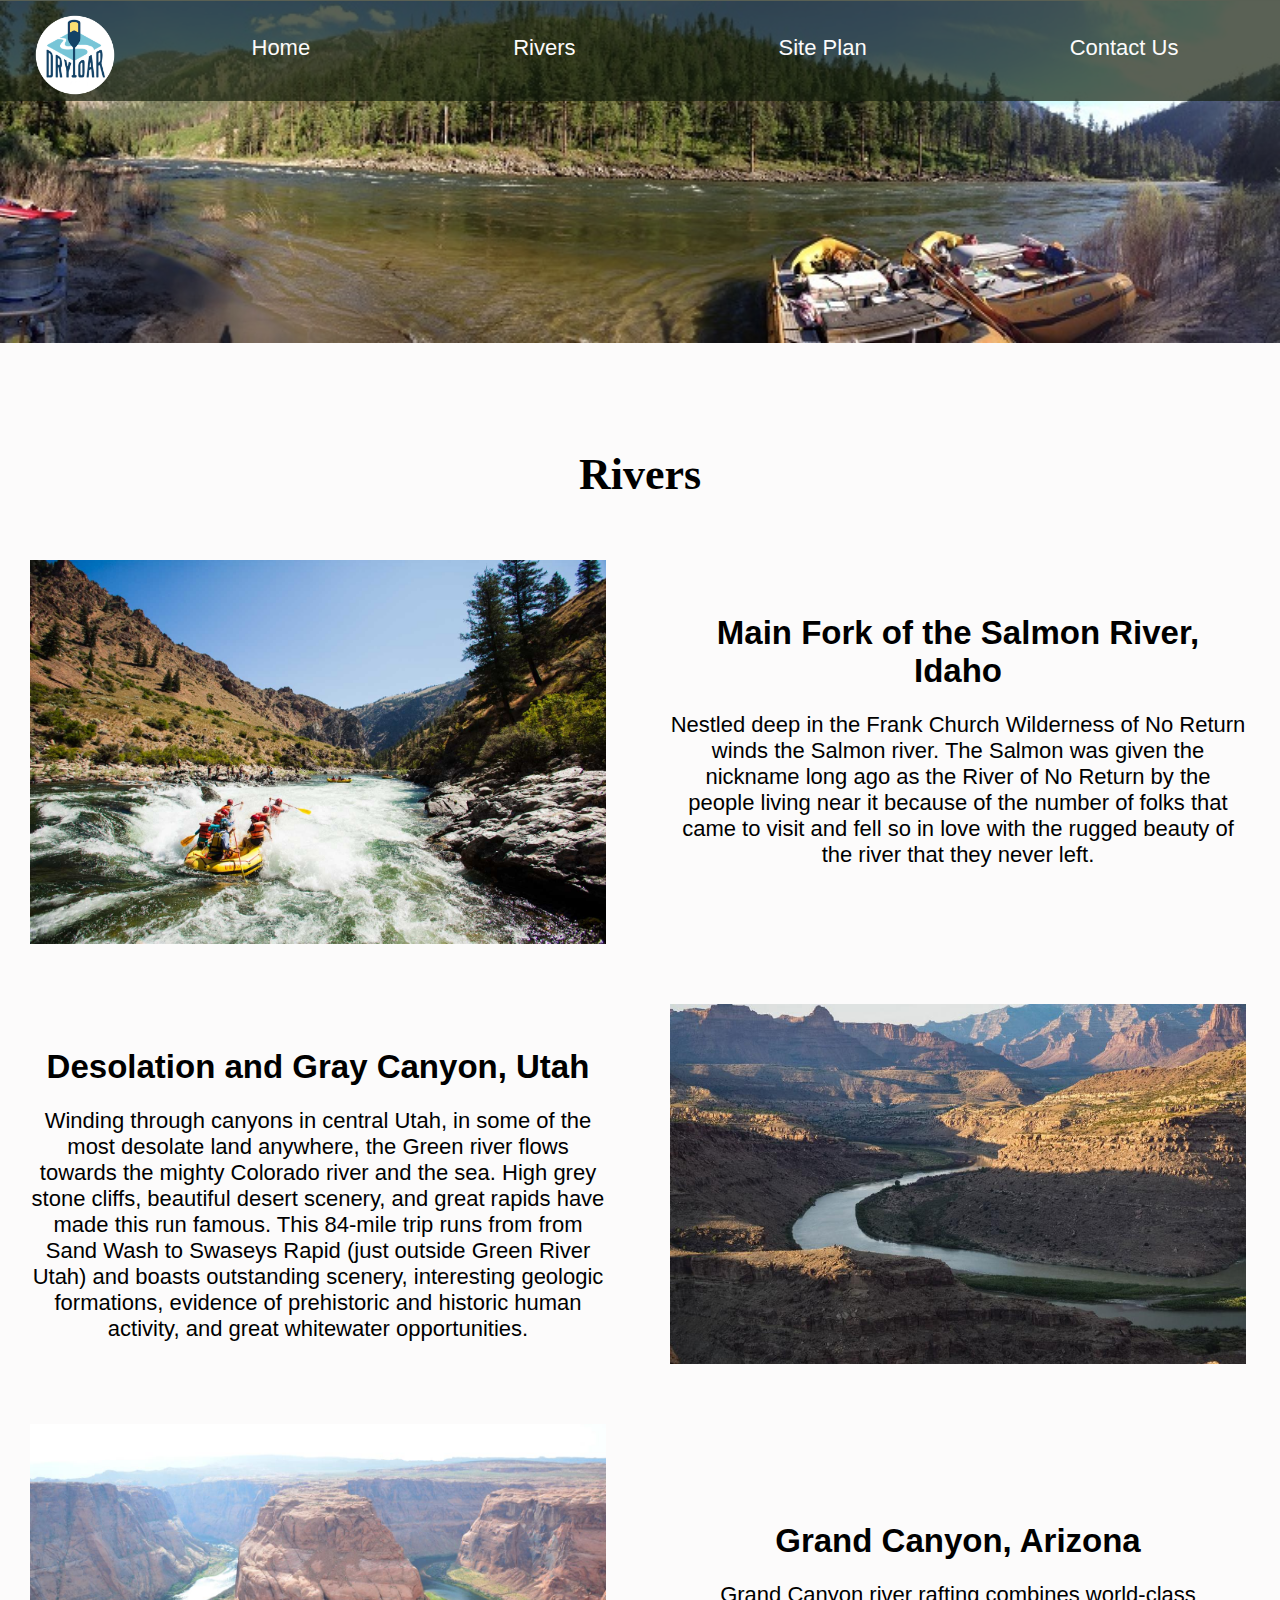
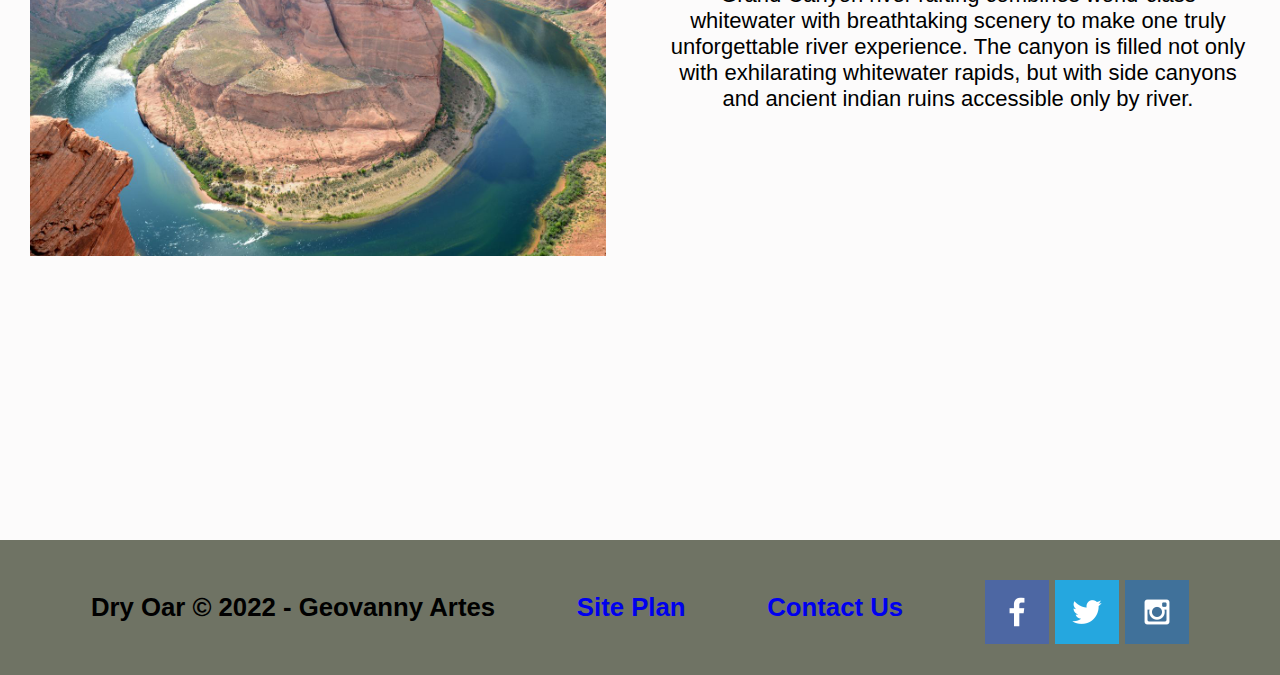
<file: wwr/rivers.html>
<!DOCTYPE html>
<html lang="en">

<head>

    <link rel="stylesheet" href="styles/style.css">
    <meta charset="UTF-8">
    <meta http-equiv="X-UA-Compatible" content="IE=edge">
    <meta name="viewport" content="width=device-width, initial-scale=1.0">
    <title>Rivers</title>
</head>

<body>
    <div id="content">
        <header>
            <a id="logo_link" href="index.html">
                <img class="logo" src="images/logo.png" alt="Dry Oar Logo">
            </a>
            <nav>
                <a href="index.html">Home</a>
                <a href="rivers.html">Rivers</a>
                <a href="site-plan-rafting.html">Site Plan</a>
                <a href="contactus.html">Contact Us</a>
            </nav>
        </header>

        <div id="hero">
            <div id="hero-box">
                <img id="hero-img" src="images/river-wide.JPG" alt="People enjoying white water rafting">
            </div>

        </div>
        <section id="hero-msg">
            <h1 class="home-title">Rivers</h1>
        </section>
        <main class="rivers-grid">

            <img class="rivers_1" src="images/idaho1.jpg" alt="Idaho">
            <section class="msg_1">
                <h2>Main Fork of the Salmon River, Idaho</h2>
                <p>Nestled deep in the Frank Church Wilderness of No Return winds the Salmon river. The Salmon was given
                    the nickname
                    long ago as the River of No Return by the people living near it because of the number
                    of folks that came to visit and fell so in love with the rugged beauty of the river that they never
                    left. </p>

            </section>
            <section class="msg_2">
                <h2>Desolation and Gray Canyon, Utah</h2>
                <p>Winding through canyons in central Utah, in some of the most desolate land anywhere,
                    the Green river flows towards the mighty Colorado river and the sea. High grey stone
                    cliffs, beautiful desert scenery, and great rapids have made this run famous.
                    This 84-mile trip runs from from Sand Wash to Swaseys Rapid (just outside Green
                    River Utah) and boasts outstanding scenery, interesting geologic formations,
                    evidence of prehistoric and historic human activity, and great whitewater
                    opportunities. </p>

            </section>
            <img class="rivers_2" src="images/utah4.jpg" alt="Utah">

            <img class="rivers_3" src="images/arizona1.jpeg" alt="Arizona">
            <section class="msg_3">
                <h2>Grand Canyon, Arizona</h2>
                <p>Grand Canyon river rafting combines world-class whitewater with breathtaking scenery to make one
                    truly
                    unforgettable river experience. The canyon is filled not only with exhilarating
                    whitewater rapids, but with side canyons and ancient indian ruins accessible only by
                    river.</p>

            </section>

        </main>
        <footer>
            <h3>Dry Oar &copy; 2022 - Geovanny Artes</h3>
            <h3><a href="site-plan-rafting.html">Site Plan</a></h3>
            <h3><a href="contactus.html">Contact Us</a></h3>
            <div class="social">
                <a href="https://facebook.com" target="_blank">
                    <img src="images/facebook.png" alt="fb icon">
                </a>
                <a href="https://twitter.com" target="_blank">
                    <img src="images/twitter.png" alt="twitter icon">
                </a>
                <a href="https://instagram.com" target="_blank">
                    <img src="images/instagram.png" alt="instagram icon">
                </a>
            </div>
        </footer>
    </div>
</body>

</html>
</file>
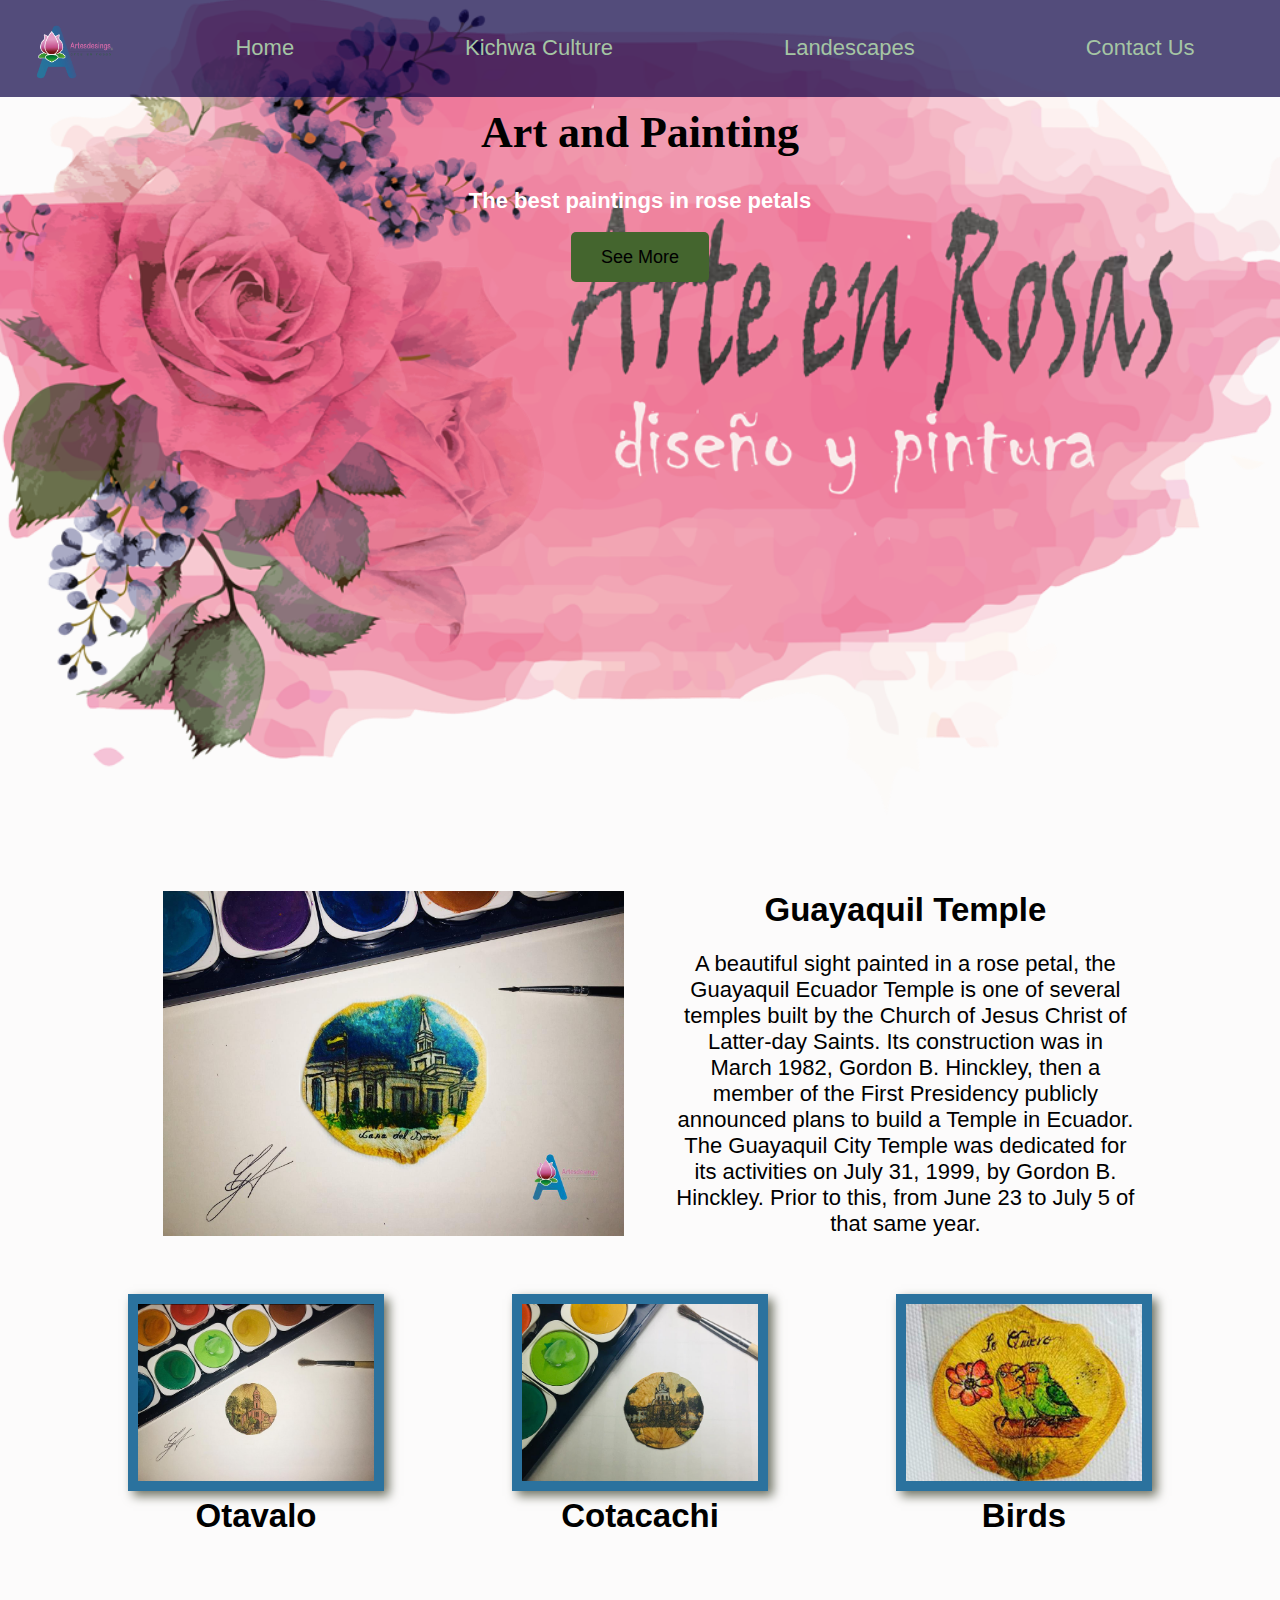
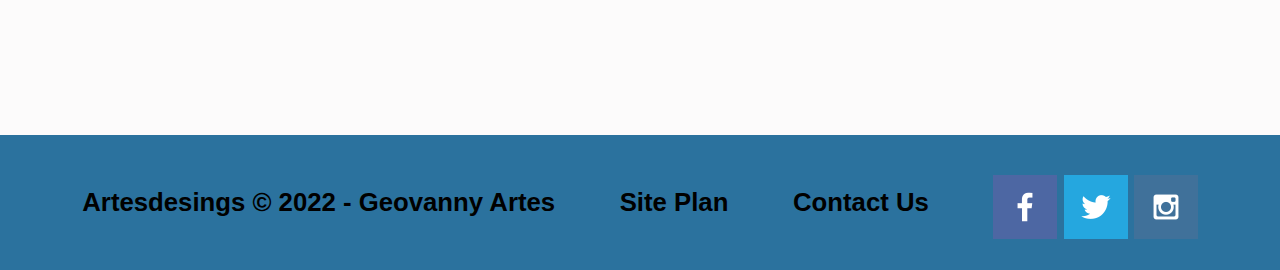
<file: wwr/images/Artesdesings.html>
<!DOCTYPE html>
<html lang="en"><head>
<meta http-equiv="content-type" content="text/html; charset=UTF-8">

    
    <meta charset="UTF-8">
    <meta http-equiv="X-UA-Compatible" content="IE=edge">
    <meta name="viewport" content="width=device-width, initial-scale=1.0">
    <title>Artesdesings</title>
<link rel="stylesheet" href="Artesdesings_files/style.css"></head>

<body data-new-gr-c-s-check-loaded="8.900.0" data-gr-ext-installed="">
    <div id="content">
        <header>
            <a id="logo_link" href="http://127.0.0.1:5500/index.html">
                <img class="logo" src="Artesdesings_files/logo3.png" alt="Dry Oar Logo">
            </a>
            <nav>
                <a href="http://127.0.0.1:5500/index.html">Home</a>
                <a href="http://127.0.0.1:5500/kichwa_culture.html">Kichwa Culture</a>
                <a href="http://127.0.0.1:5500/landescapes.html">Landescapes</a>
                <a href="http://127.0.0.1:5500/contactus.html">Contact Us</a>
            </nav>
        </header>
        <div id="hero">
            <div id="hero-box">
                <img id="hero-img" src="Artesdesings_files/slider3.png" alt="People enjoying white water rafting">
            </div>
            <section id="hero-msg">
                <h1 class="home-title">Art and Painting</h1>
                <p></p>
                <h4>The best paintings in rose petals</h4>
                <div class="button-box">
                    <a class="book" href="http://127.0.0.1:5500/rates.html">See More</a>
                </div>
            </section>
        </div>
        <main class="landescapes-grid">

            <img class="landescapes_1" src="Artesdesings_files/temple.jpg" alt="Sisa">
            <section class="msg_landes">
                <h2>Guayaquil Temple</h2>
                <p>A beautiful sight painted in a rose petal, the Guayaquil Ecuador Temple 
                    is one of several temples built by the Church of Jesus Christ of 
                    Latter-day Saints. Its construction was in March 1982, 
                    Gordon B. Hinckley, then a member of the First Presidency 
                    publicly announced plans to build a Temple in Ecuador.
                    The Guayaquil City Temple was dedicated for its activities on July 31, 
                    1999, by Gordon B. Hinckley. Prior to this, from June 23 to July 5 
                    of that same year.</p>

            </section>
            
            <section class="otavalo-card">
                <img class="card-img" src="Artesdesings_files/landescape_img1.png" alt="Otavalo">
                
                <h2>Otavalo</h2>
            </section>
            <section class="cotacachi-card">
                <img class="card-img" src="Artesdesings_files/landescape_img3.jpg" alt="cotacachi">
                
                <h2>Cotacachi</h2>
            </section>
            <section class="tamia-card">
                <img class="card-img" src="Artesdesings_files/landescapes_img4.jpg" alt="birds">
               
                <h2>Birds</h2>
            </section>
            
        </main>
        <footer>
            <h3>Artesdesings © 2022 - Geovanny Artes</h3>
            <h3><a href="http://127.0.0.1:5500/site-plan.html">Site Plan</a></h3>
            <h3><a href="http://127.0.0.1:5500/contactus.html">Contact Us</a></h3>
            <div class="social">
                <a href="https://facebook.com/" target="_blank">
                    <img src="Artesdesings_files/facebook.png" alt="fb icon">
                </a>
                <a href="https://twitter.com/" target="_blank">
                    <img src="Artesdesings_files/twitter.png" alt="twitter icon">
                </a>
                <a href="https://instagram.com/" target="_blank">
                    <img src="Artesdesings_files/instagram.png" alt="instagram icon">
                </a>
            </div>
        </footer>
    </div>
<!-- Code injected by live-server -->
<script type="text/javascript">
	// <![CDATA[  <-- For SVG support
	if ('WebSocket' in window) {
		(function () {
			function refreshCSS() {
				var sheets = [].slice.call(document.getElementsByTagName("link"));
				var head = document.getElementsByTagName("head")[0];
				for (var i = 0; i < sheets.length; ++i) {
					var elem = sheets[i];
					var parent = elem.parentElement || head;
					parent.removeChild(elem);
					var rel = elem.rel;
					if (elem.href && typeof rel != "string" || rel.length == 0 || rel.toLowerCase() == "stylesheet") {
						var url = elem.href.replace(/(&|\?)_cacheOverride=\d+/, '');
						elem.href = url + (url.indexOf('?') >= 0 ? '&' : '?') + '_cacheOverride=' + (new Date().valueOf());
					}
					parent.appendChild(elem);
				}
			}
			var protocol = window.location.protocol === 'http:' ? 'ws://' : 'wss://';
			var address = protocol + window.location.host + window.location.pathname + '/ws';
			var socket = new WebSocket(address);
			socket.onmessage = function (msg) {
				if (msg.data == 'reload') window.location.reload();
				else if (msg.data == 'refreshcss') refreshCSS();
			};
			if (sessionStorage && !sessionStorage.getItem('IsThisFirstTime_Log_From_LiveServer')) {
				console.log('Live reload enabled.');
				sessionStorage.setItem('IsThisFirstTime_Log_From_LiveServer', true);
			}
		})();
	}
	else {
		console.error('Upgrade your browser. This Browser is NOT supported WebSocket for Live-Reloading.');
	}
	// ]]>
</script>

</body><grammarly-desktop-integration data-grammarly-shadow-root="true"></grammarly-desktop-integration></html>
</file>
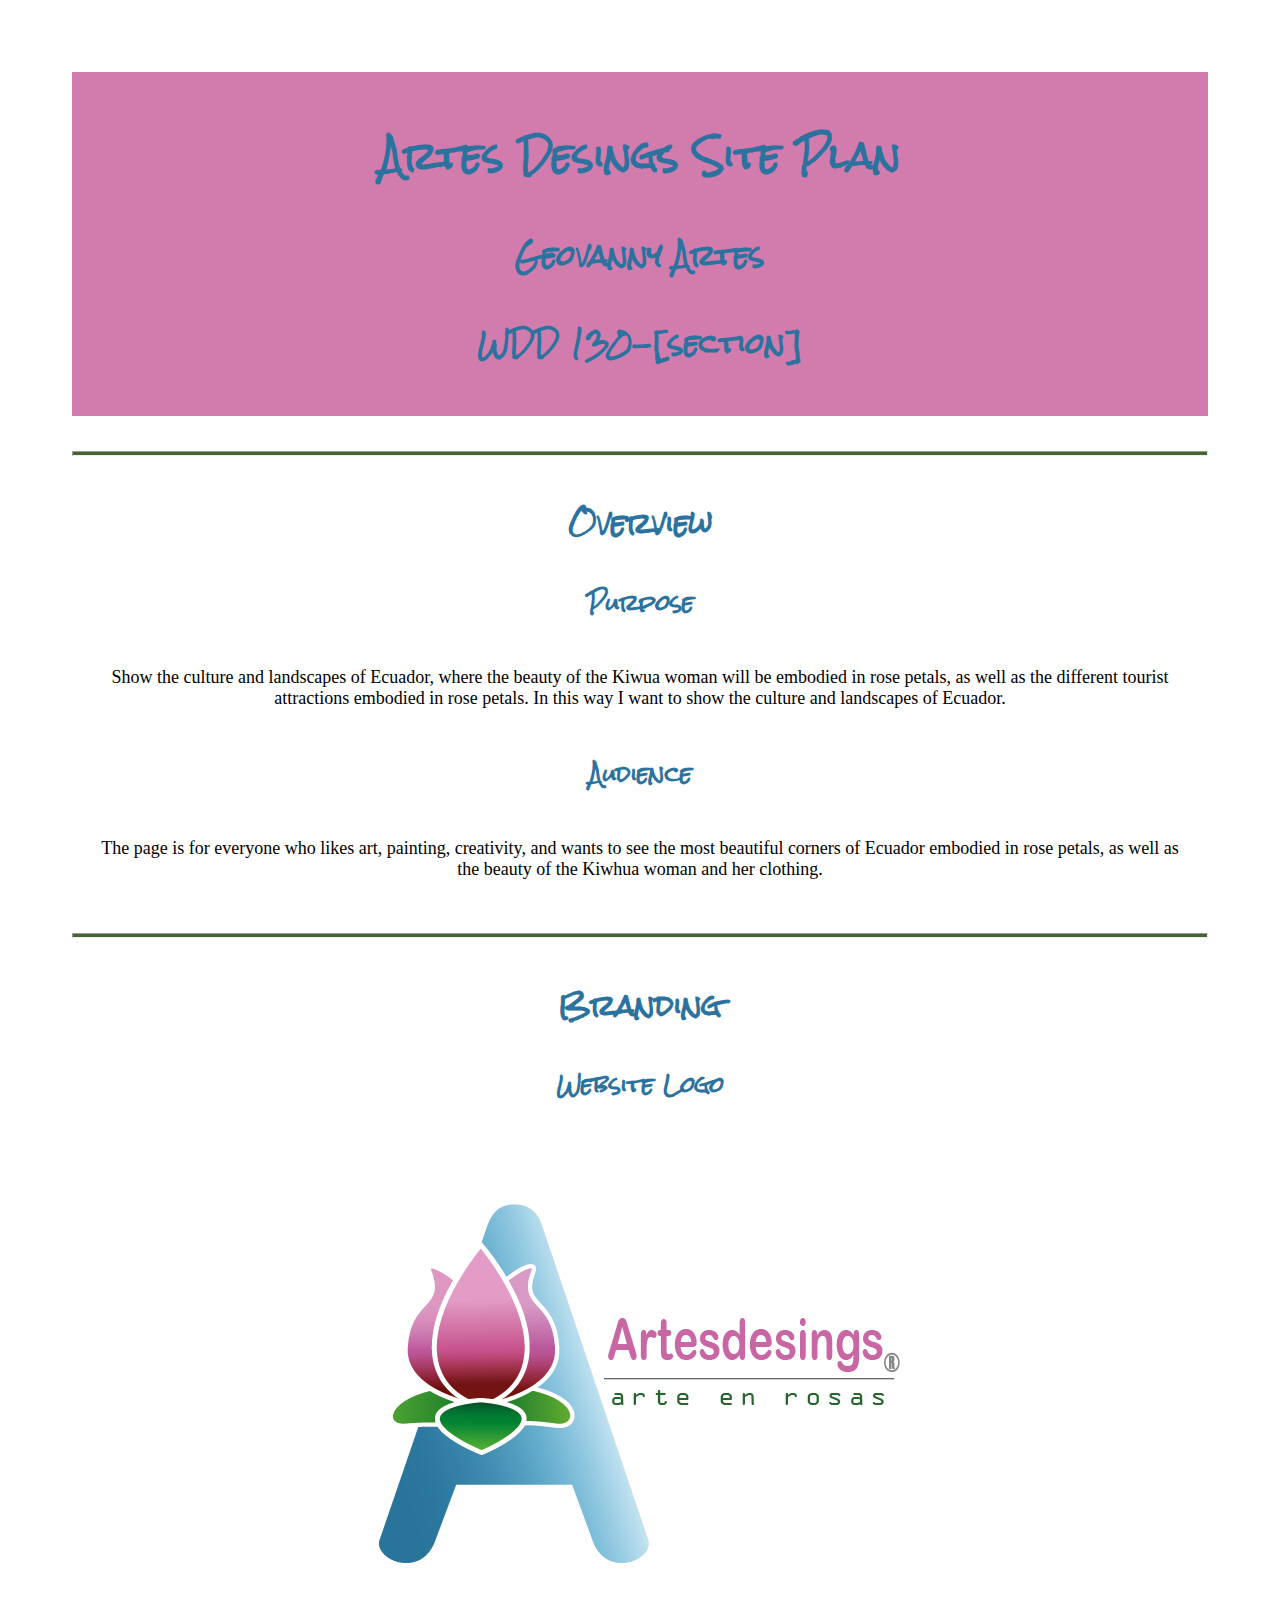
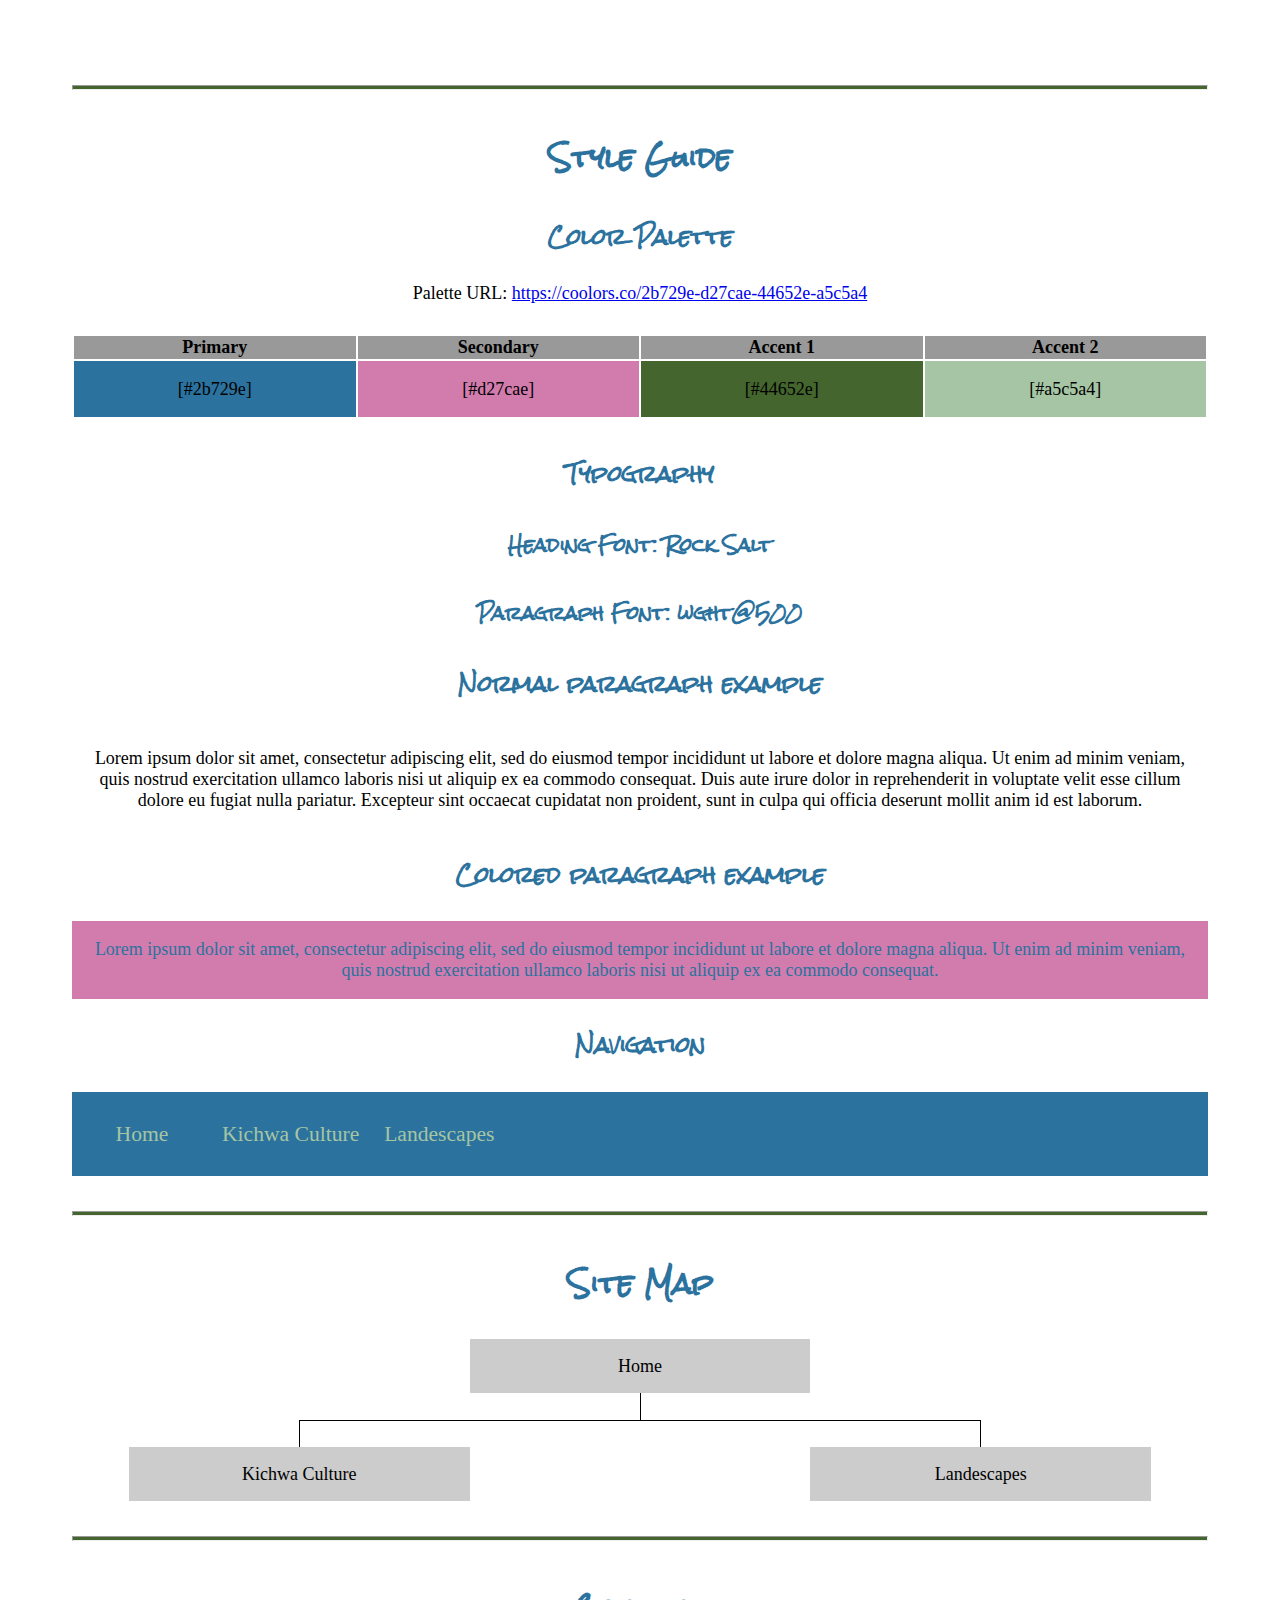
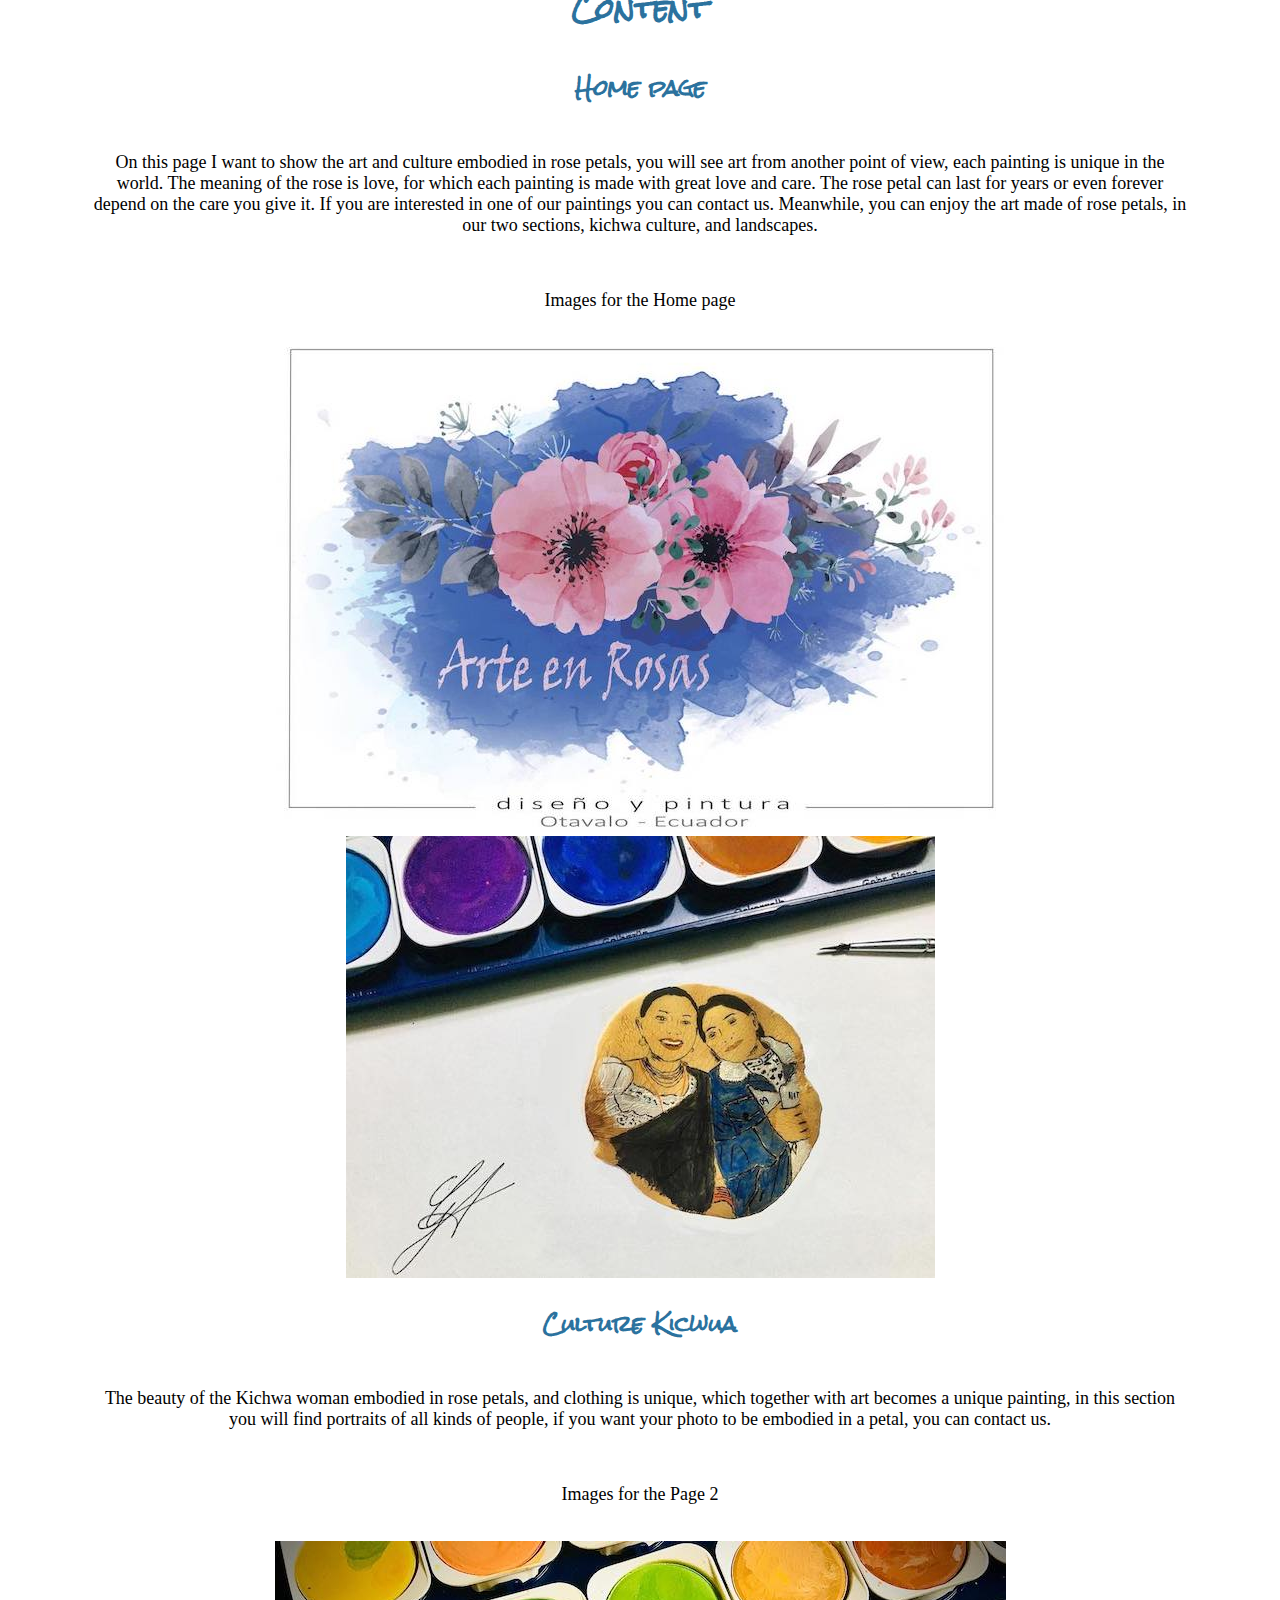
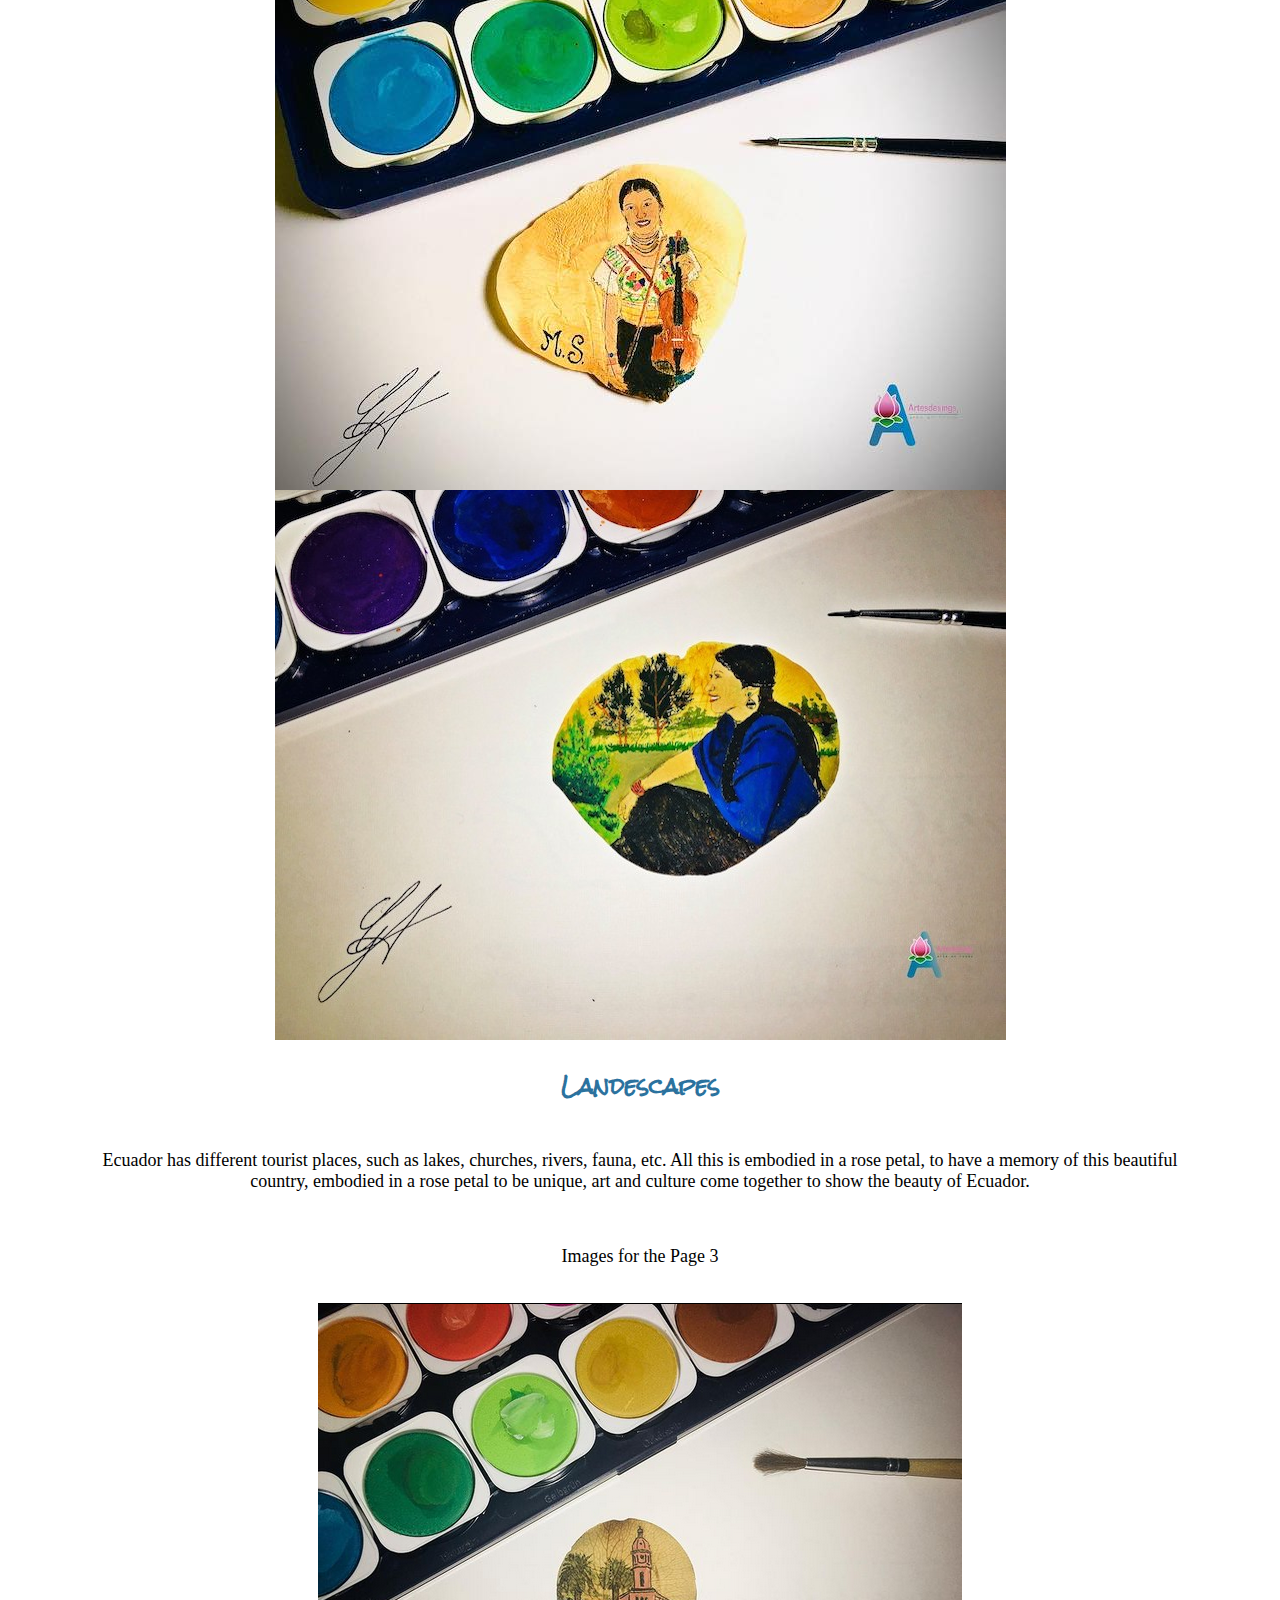
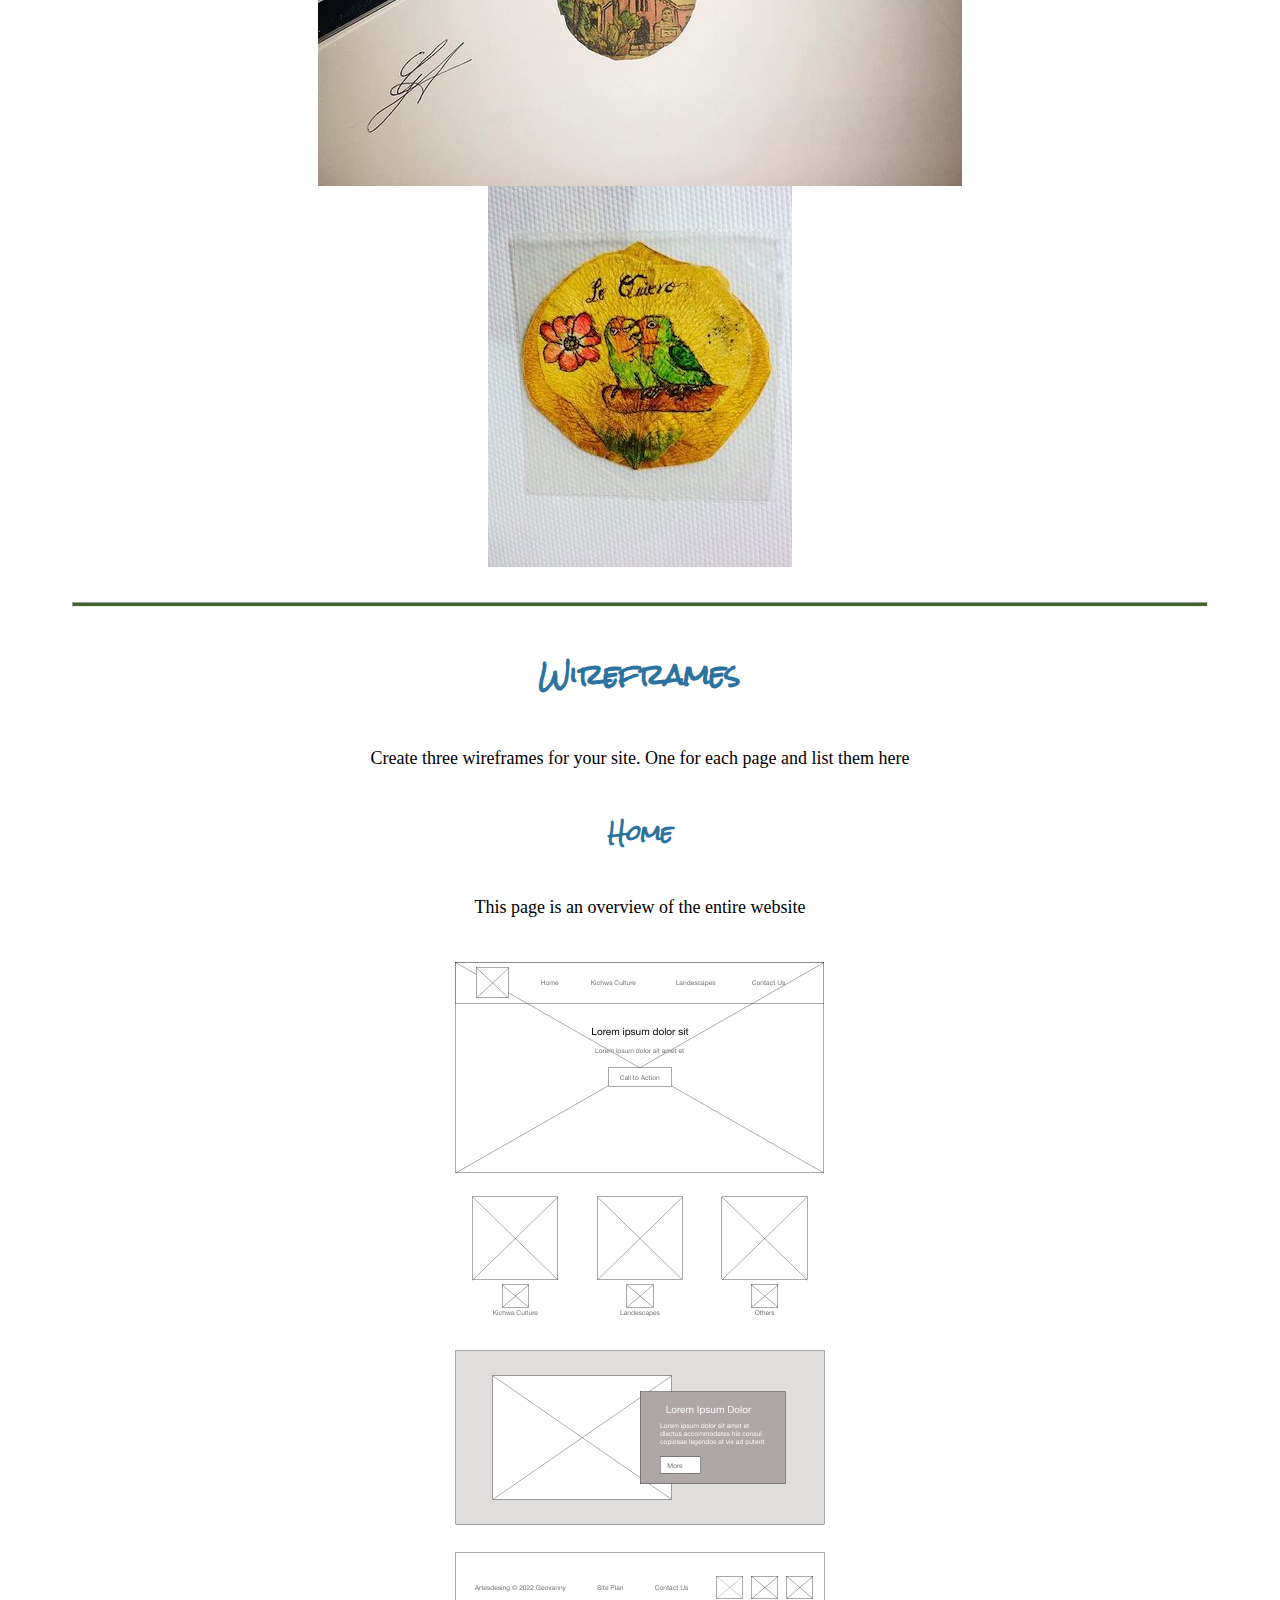
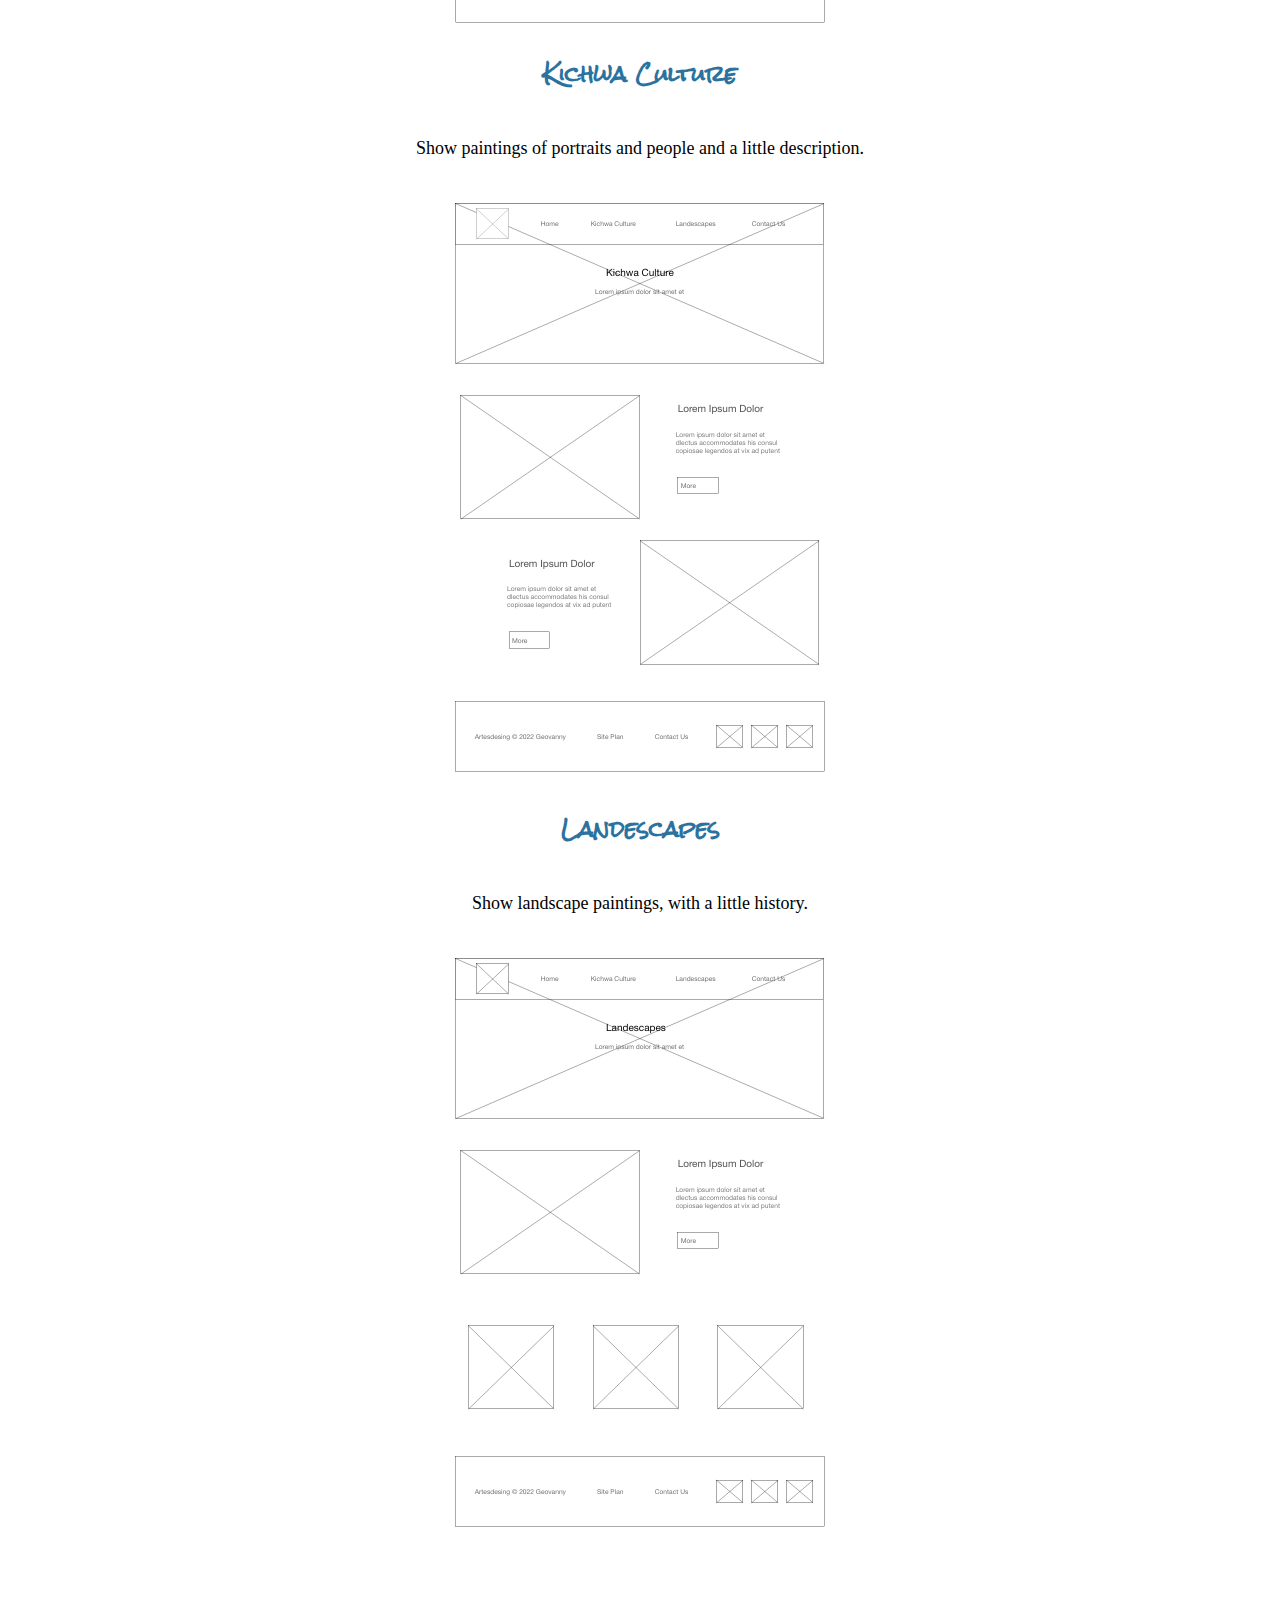
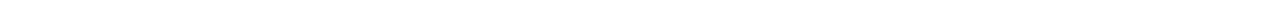
<file: wwr/images/Site Plan.html>
<!DOCTYPE html>
<html lang="en-us"><head>
<meta http-equiv="content-type" content="text/html; charset=UTF-8">
  <meta charset="utf-8">
  <title>Site Plan</title>
  <link type="text/css" rel="stylesheet" href="Site%20Plan_files/site-plan.css">
</head>

<body data-new-gr-c-s-check-loaded="8.899.0" data-gr-ext-installed="">
  <header>
    <h1>Artes Desings Site Plan</h1>
    <h2>Geovanny Artes</h2>

    <h2>WDD 130-[section]</h2>
    <!-- In the header above, add the name or your site, your name and class number. For example if you are in section 3 you would put WDD 130.03 -->
  </header>
  <main>

    <!-- ------------------------Steps 2-3------------------------------ -->
    <hr>
    <h2>Overview</h2>
    <h3>Purpose</h3>
    <p>Show the culture and landscapes of Ecuador, where the beauty of the Kiwua woman will be embodied in rose petals,
      as well as the different tourist attractions embodied in rose petals. In this way I want to show the culture and
      landscapes of Ecuador.</p> <!-- change this -->


    <h3>Audience</h3>
    <p>The page is for everyone who likes art, painting, creativity, and wants to see the most beautiful corners of
      Ecuador embodied in rose petals, as well as the beauty of the Kiwhua woman and her clothing.</p>
    <!-- change this -->

    <hr>
    <h2>Branding</h2>
    <h3>Website Logo</h3>
    <!-- Replace this with some sort of logo for your site.  A logo can be as simple as the name of your site in a nice font :) -->
    <img src="Site%20Plan_files/logo3.png" alt="Logo image">
    <hr>
    <h2>
      Style Guide
    </h2>

    <!-- ------------------------Steps 4-8------------------------------ -->

    <h3>
      Color Palette
    </h3>
    <!--  The colors you choose for a website are one of the most important decisions you will make. Follow the instructions on the activity in iLearn then return and replace the color codes below with the hex color codes (the 6 digit numbers that show at the bottom of each color) for the colors you have chosen below.  You should have at least 2 colors but do not have to fill in all 4 if you do not need them.  -->

    <!-- Copy and paste the URL to your finished palette below Make sure to paste it into both spots -->
    Palette URL: <a href="https://coolors.co/2b729e-d27cae-44652e-a5c5a4" target="_blank">https://coolors.co/2b729e-d27cae-44652e-a5c5a4</a>


    <table class="colors">
      <tbody><tr>
        <th>Primary</th>
        <th>Secondary</th>
        <th>Accent 1</th>
        <th>Accent 2</th>
      </tr>
      <!-- Replace the numbers in the boxes below with your hex color codes. Then switch to the site-plan.css file and change your colors there as well. -->
      <tr>
        <td class="primary">[#2b729e]</td>
        <td class="secondary">[#d27cae]</td>
        <td class="accent1">[#44652e]</td>
        <td class="accent2">[#a5c5a4]</td>
      </tr>
    </tbody></table>

    <!-- ------------------------Step 9------------------------------ -->

    <h3>
      Typography
    </h3>
    <!-- Choose a font for your paragraphs (body copy) and headlines. What font(s) have you chosen? Why did you choose what you did?  Make sure to review the list of web safe fonts at W3Schools.org as a starting point.  Think also about which of your colors above you might use for background and font colors. -->

    <h4>
      Heading Font: Rock Salt
      <!-- change this -->
    </h4>
    <h4>
      Paragraph Font: wght@500
      <!-- change this -->
    </h4>
    <h3>
      Normal paragraph example
    </h3>
    <p>
      Lorem ipsum dolor sit amet, consectetur adipiscing elit, sed do eiusmod tempor incididunt ut labore et dolore
      magna aliqua. Ut enim ad minim veniam, quis nostrud exercitation ullamco laboris nisi ut aliquip ex ea commodo
      consequat. Duis aute irure dolor in reprehenderit in voluptate velit esse cillum dolore eu fugiat nulla pariatur.
      Excepteur sint occaecat cupidatat non proident, sunt in culpa qui officia deserunt mollit anim id est laborum.
    </p>
    <h3>
      Colored paragraph example
    </h3>
    <p class="colored">
      Lorem ipsum dolor sit amet, consectetur adipiscing elit, sed do eiusmod tempor incididunt ut labore et dolore
      magna aliqua. Ut enim ad minim veniam, quis nostrud exercitation ullamco laboris nisi ut aliquip ex ea commodo
      consequat.
    </p>

    <!-- ------------------------Step 10------------------------------ -->

    <h3>
      Navigation
    </h3>
    <!-- Think about how you want your navigation bar to look. In the site-plan.css file change the colors to your colors to get the look you desire. -->
    <nav>
      <a href="#">Home</a>
      <a href="#">Kichwa Culture</a>
      <a href="#">Landescapes</a>
    </nav>
    <hr>
    <h2>
      Site Map
    </h2>
    <div class="sitemap">
      <div class="sm-home">
        Home
      </div>
      <div class="sm-page2">
        Kichwa Culture
        <!-- change this -->
      </div>
      <div class="sm-page3">
        Landescapes
        <!-- change this -->
      </div>

      <div class="top">
        &nbsp;
      </div>
      <div class="left">
        &nbsp;
      </div>
      <div class="right">
        &nbsp;
      </div>

    </div>

    <!-- --------Content Section -------------- -->
    <hr>
    <h2>
      Content
    </h2>
    <h3>Home page</h3>
    <p>
      On this page I want to show the art and culture embodied in rose 
petals, you will see art from another point of view, each painting is 
unique in the world. The meaning of the rose is love, for which each 
painting is made with great love and care.
The rose petal can last for years or even forever depend on the care you
 give it.

If you are interested in one of our paintings you can contact us. 
Meanwhile, you can enjoy the art made of rose petals, in our two 
sections, kichwa culture, and landscapes.
    </p>
    <p>Images for the Home page</p>
    <img src="Site%20Plan_files/home_img1.jpg" alt="image for homepage">
    <img src="Site%20Plan_files/home_img2.jpg" alt="image for homepage">

    
    <h3>Culture Kicwua</h3>
    <p>
      The beauty of the Kichwa woman embodied in rose petals, and 
clothing is unique, which together with art becomes a unique painting, 
in this section you will find portraits of all kinds of people, if you 
want your photo to be embodied in a petal, you can contact us.
    </p>
    <p>Images for the Page 2</p>
    <img src="Site%20Plan_files/culture_img2.jpg" alt="image for page">
    <img src="Site%20Plan_files/culture_img3.jpg" alt="image for page">

    
    <h3>Landescapes</h3>
    <p>
      Ecuador has different tourist places, such as lakes, churches, 
rivers, fauna, etc. All this is embodied in a rose petal, to have a 
memory of this beautiful country, embodied in a rose petal to be unique,
 art and culture come together to show the beauty of Ecuador.
    </p>
    <p>Images for the Page 3</p>
    <img src="Site%20Plan_files/landescape_img1.png" alt="image for page3">
    <img src="Site%20Plan_files/landescape_img2.jpg" alt="image for page3">

    
    <hr>
    <h2>
      Wireframes
    </h2>
    <p>
      Create three wireframes for your site. One for each page and list them here</p>

    <h3>Home</h3>
    <p>
      This page is an overview of the entire website
    </p>
    <img src="Site%20Plan_files/site_plan_home.png" alt="home page wireframe">

    <h3>Kichwa Culture</h3>
    <p>
      Show paintings of portraits and people and a little description.
    </p>
    <img src="Site%20Plan_files/site_plan_culture.png" alt="page 2 wireframe">

    <h3>Landescapes</h3>
    <p>
      Show landscape paintings, with a little history.
    </p>
    <img src="Site%20Plan_files/site_plan_landescapes.png" alt="page 3 wireframe">
  </main>
<!-- Code injected by live-server -->
<script type="text/javascript">
	// <![CDATA[  <-- For SVG support
	if ('WebSocket' in window) {
		(function () {
			function refreshCSS() {
				var sheets = [].slice.call(document.getElementsByTagName("link"));
				var head = document.getElementsByTagName("head")[0];
				for (var i = 0; i < sheets.length; ++i) {
					var elem = sheets[i];
					var parent = elem.parentElement || head;
					parent.removeChild(elem);
					var rel = elem.rel;
					if (elem.href && typeof rel != "string" || rel.length == 0 || rel.toLowerCase() == "stylesheet") {
						var url = elem.href.replace(/(&|\?)_cacheOverride=\d+/, '');
						elem.href = url + (url.indexOf('?') >= 0 ? '&' : '?') + '_cacheOverride=' + (new Date().valueOf());
					}
					parent.appendChild(elem);
				}
			}
			var protocol = window.location.protocol === 'http:' ? 'ws://' : 'wss://';
			var address = protocol + window.location.host + window.location.pathname + '/ws';
			var socket = new WebSocket(address);
			socket.onmessage = function (msg) {
				if (msg.data == 'reload') window.location.reload();
				else if (msg.data == 'refreshcss') refreshCSS();
			};
			if (sessionStorage && !sessionStorage.getItem('IsThisFirstTime_Log_From_LiveServer')) {
				console.log('Live reload enabled.');
				sessionStorage.setItem('IsThisFirstTime_Log_From_LiveServer', true);
			}
		})();
	}
	else {
		console.error('Upgrade your browser. This Browser is NOT supported WebSocket for Live-Reloading.');
	}
	// ]]>
</script>

</body><grammarly-desktop-integration data-grammarly-shadow-root="true"></grammarly-desktop-integration></html>
</file>
<file: artesdesing/styles/style.css>
/* if you are using any Google fonts change the font names below to your fonts. 
Any spaces in your font name should be replaced with a +. 
Fonts are separated by a | */
@import url('https://fonts.googleapis.com/css2?family=Dancing+Script:wght@500&display=swap');

#background {
    height: 725px;
    background-color: rgba(225, 199, 150, 0.7);
    margin: 0 auto;
        
}

#content {
    max-width: 1600px;
    margin: 0 auto
}
.logo {
    width: 80px;
    padding-top: 10px;
}

nav a {
    text-align: center;
    color: #a5c5a4;
    text-decoration: none;
    padding: 35px;
}

#hero-msg h1, #hero-msg h4 {
    text-align: center;
}

.button-box {
    text-align: center;
}

main section {
    text-align: center;
}


body {
    
    background-color: #fcfbfb;
    font-family: Raleway, Arial, sans-serif;
    font-size: 22px;
    margin: 0;
    padding: 0;
}

h2 {
    margin: 0;
}

header {
    background-color: rgba(12, 2, 69, 0.7);
    display: grid;
    grid-template-columns: 150px auto;
}

.msg {
    
    line-height: 1.5em;
    background-color: #d27cae;
    padding: 35px;
    grid-column: 6/10;
    grid-row: 6/7;
    box-shadow: 5px 5px 10px #6f7364;
}
.msg p{
    font-size: 1em;
    padding-bottom: 15px;
}
footer {
    background-color: #2b729e;
    padding: 25px 50px;
    margin-top: 200px; 
    display: flex;
    justify-content: space-around;
    align-items: center;
         
}


nav a:hover {
    background-color: #d27cae;
    color: #44652e;
}

.book, .join {
    background-color: #44652e;
    color: black;
    text-decoration: none;
    font-size: 18px;
    padding: 15px 30px;
    margin-top: 50px;
    border-radius: 5px;
}


.book:hover, .join:hover {
    background-color: rgba(14, 30, 13, 0.7);
     
}


footer a {
    text-decoration: none;
    color: black;
    
}
footer a:hover {
    
    color: #d27cae;
}


.home-title {
    font-family: 'Rock Salt', 'Bradley Hand';
    font-size: 2em;
    margin-top: 10px;
    
}

.msg h2 {
    font-family: 'Bradley Hand'
}

#logo_link {
    padding-top: 5px;
}

footer .social img  {
    padding-top: 15px;
} 

.rivers-card, .camping-card, .rapids-card {
    margin: 200px 0;
    grid-column: 2/4;
    grid-row: 2/3;
}

.card-img {
    border: 10px solid #b2a3d9;
}
main section img {
    box-sizing: border-box;
}
#hero-box{
    
    grid-column: 1/4;
    grid-row: 1/3;
    z-index: -1;

             
}
#hero-img{
    width: 100%;
}
.mountains{
    margin: 200px 0; 
    width: 100%;
    grid-column: 2/7;
    grid-row: 5/8;
    box-shadow: 5px 5px 10px #6f7364;
}
             
nav {
    display: flex;
    justify-content: space-around;
}


#logo_link {
    padding-top: 5px;
    justify-self: center;
    align-self: center;
}


#hero {
    display: grid;
    grid-template-columns: 1fr 3fr 1fr;
    margin-top: -100px; 
}


#hero-msg h4 {
    color: white;
}

#hero-msg h4 {
    color: white;
}

#hero-msg {
    grid-column: 2/3;
    grid-row: 1/2;
    margin-top: 100px;
}

.home-grid{
    display: grid;
    grid-template-columns: 1fr 1fr 1fr 1fr 1fr 1fr 1fr 1fr 1fr 1fr;
}
.card-img, .mountains {
    width: 100%;
}
.rivers-card{
    grid-column: 2/4;
    grid-row: 2/3;
}   
.camping-card{
    grid-column: 5/7;
    grid-row: 2/3;
}  
.rapids-card{
    grid-column: 8/10;
    grid-row: 2/3;
}  
#background{
    grid-column: 1/11;
    grid-row: 4/9;
}
.mountains{
    
    grid-column: 2/7;
    grid-row: 5/8;
    
  
}
.msg{
    grid-column: 6/10;
    grid-row: 6/7;
   
}
             
.card-img {
    border: 10px solid #2b729e;
    transition: transform .5s;
    box-shadow: 5px 5px 10px #6f7364;
}
.card-img:hover {
    opacity: .6;
    transform: scale(1.1);
}


@media screen and (max-width: 900px) {
    #hero, .home-grid {
        display: block;
        height: auto;
    }
    nav, footer {
        flex-direction: column;
    }
    nav a {
        display: block;
        padding: 15px;
    }
    #hero {
        margin-top: 0;
    }
    #hero-msg {
        margin-top: 0;
    }
    #hero-msg h4 {
        display: none;
    }
    .home-title {
        font-size: 25px;
        color: #6f7364;
    }
    .rivers-card, .camping-card, .rapids-card { 
        margin: 50px auto;
        width: 60%;
    }
    #background {
        display: none;
    }
    .mountains, .msg {
        width: 80%;
        display: block;
        margin: 0 auto;
    }
    footer {
        margin-top: 25px;
    }
}

/* Rivers CSS */

.rivers-grid{
    display: grid;
    grid-template-columns: 1fr 1fr 1fr 1fr 1fr 1fr;
}
.rivers_1, .msg_1 {
    width: 90%;
    display: block;
    margin: 30px;
}

.rivers_1{
    
    grid-column: 1/4;
    grid-row: 5/8; 
}
.msg_1{
    grid-column: 4/7;
    grid-row: 6/7;
   
}

.rivers_2, .msg_2 {
    width: 90%;
    display: block;
    margin: 30px;
}

.msg_2{
    
    grid-column: 1/4;
    grid-row: 9/10;
}
.rivers_2{
    grid-column: 4/7;
    grid-row: 8/10;
   
}

.rivers_3, .msg_3 {
    width: 90%;
    display: block;
    margin: 30px;
}

.rivers_3{
    
    grid-column: 1/4;
    grid-row: 10/15; 
}
.msg_3{
    grid-column: 4/7;
    grid-row: 11/16;
    
   
}
/* Starts */
* {
    box-sizing: border-box;
  }
 
  .star{
    grid-column: 2/10;
    grid-row: 9/10;
   
}
  .heading {
    font-size: 25px;
    margin-right: 25px;
  }
  
  .fa {
    font-size: 25px;
  }
  
  .checked {
    color: orange;
  }
  
  /* Three column layout */
  .side {
    float: left;
    width: 15%;
    margin-top: 10px;
  }
  
  .middle {
    float: left;
    width: 70%;
    margin-top: 10px;
  }
  
  /* Place text to the right */
  .right {
    text-align: right;
  }
  
  /* Clear floats after the columns */
  .row:after {
    content: "";
    display: table;
    clear: both;
  }
  
  /* The bar container */
  .bar-container {
    width: 100%;
    background-color: #f1f1f1;
    text-align: center;
    color: white;
  }
  
  /* Individual bars */
  .bar-5 {width: 60%; height: 18px; background-color: #04AA6D;}
  .bar-4 {width: 30%; height: 18px; background-color: #2196F3;}
  .bar-3 {width: 10%; height: 18px; background-color: #00bcd4;}
  .bar-2 {width: 4%; height: 18px; background-color: #ff9800;}
  .bar-1 {width: 15%; height: 18px; background-color: #f44336;}
  
  /* Responsive layout - make the columns stack on top of each other instead of next to each other */
  @media (max-width: 400px) {
    .side, .middle {
      width: 100%;
    }
    /* Hide the right column on small screens */
    .right {
      display: none;
    }
  }

 
 
  
  /* Center website */
  .main {
    max-width: 100%;
    margin: auto;
  }
  
  h1 {
    font-size: 50px;
    word-break: break-all;
  }
  
  .row {
    margin: 8px -16px;
  }
  
  /* Add padding BETWEEN each column (if you want) */
  .row,
  .row > .column {
    padding: 8px;
  }
  
  /* Create three equal columns that floats next to each other */
  .column {
    float: left;
    width: 33.33%;
    display: none; /* Hide columns by default */
  }
  
  /* Clear floats after rows */
  .row:after {
    content: "";
    display: table;
    clear: both;
  }
  
  /* Content */
  .contentp {
    background-color: white;
    padding: 10px;
  }
  
  /* The "show" class is added to the filtered elements */
  .show {
    display: block;
  }
  
  /* Style the buttons */
  .btn {
    border: none;
    outline: none;
    padding: 12px 16px;
    background-color: white;
    cursor: pointer;
  }
  
  /* Add a grey background color on mouse-over */
  .btn:hover {
    background-color: #ddd;
  }
  
  /* Add a dark background color to the active button */
  .btn.active {
    background-color: #666;
     color: white;
  }

/* Landescapes CSS */

/*.landescapes-grid{
    display: grid;
    grid-template-columns: 1fr 1fr 1fr 1fr 1fr 1fr;
}
.landescapes_1, .msg_1 {
    width: 90%;
    display: block;
    margin: 30px;
}

.landescapes_1{
    
    grid-column: 1/4;
    grid-row: 5/8; 
}
.msg_1{
    grid-column: 4/7;
    grid-row: 6/7;
   
}


.card-img, .mountains {
    width: 100%;
}
.otavalo-card{
    grid-column: 2/4;
    grid-row: 8/10;
}   
.cotacachi-card{
    grid-column: 5/7;
    grid-row: 8/10;
}  
.tamia-card{
    grid-column: 8/10;
    grid-row: 8/10;
}  
*/
.landescapes-grid{
    display: grid;
    grid-template-columns: 1fr 1fr 1fr 1fr 1fr 1fr 1fr 1fr 1fr 1fr;
}
.card-img, .mountains {
    width: 100%;
}
.landescapes_1, .msg_landes {
    width: 90%;
    display: block;
    margin: 35px;
}

.landescapes_1{
    
    grid-column: 2/6;
    grid-row: 5/8; 
}
.msg_landes{
    grid-column: 6/10;
    grid-row: 6/7;
   
}
.otavalo-card{
    grid-column: 2/4;
    grid-row: 8/10;
}   
.cotacachi-card{
    grid-column: 5/7;
    grid-row: 8/10;
}  
.tamia-card{
    grid-column: 8/10;
    grid-row: 8/10;
}
</file>
<file: wwr/styles/style.css>
/* if you are using any Google fonts change the font names below to your fonts. 
Any spaces in your font name should be replaced with a +. 
Fonts are separated by a | */
@import url('https://fonts.googleapis.com/css2?family=Dancing+Script:wght@500&display=swap');

#background {
    height: 725px;
    background-color: rgba(225, 199, 150, 0.7);
    margin: 0 auto;
    
    
}

#content {
    max-width: 1600 px;
    margin: 0 auto
}



.logo {
    width: 80px;
    padding-top: 10px;
}

nav a {
    text-align: center;
    color: #fcfbfb;
    text-decoration: none;
    padding: 35px;
}

nav a:hover {
    background-color: black;
    
}

#hero-msg h1, #hero-msg h4 {
    text-align: center;
}

.button-box {
    text-align: center;
}

main section {
    text-align: center;
}


body {
    
    background-color: #fcfbfb;
    font-family: Raleway, Arial, sans-serif;
    font-size: 22px;
    margin: 0;
    padding: 0;
}

h2 {
    margin: 0;
}

header {
    background-color: rgba(20, 30, 13, .7);
}

.msg {
    
    line-height: 1.5em;
    background-color: #6f7364;
    padding: 35px;
    grid-column: 6/10;
    grid-row: 6/7;
    box-shadow: 5px 5px 10px #6f7364;
}
.msg p{
    font-size: 1em;
    padding-bottom: 15px;
}
footer {
    background-color: #6f7364;
    padding: 25px 50px;
    margin-top: 200px; 
    display: flex;
    justify-content: space-around;
    align-items: center;
         
}


nav a:hover {
    background-color: black;
    color: #d9c2a3;
}

.book, .join {
    background-color: #d9c2a3;
    color: black;
    text-decoration: none;
    font-size: 18px;
    padding: 15px 30px;
    margin-top: 50px;
    border-radius: 5px;
}


.book:hover, .join:hover {
    background-color: rgba(20, 30, 13, .7);
     
}


footer a {
    text-decoration: none;
}

.home-title {
    font-family: 'Rock Salt', 'Bradley Hand';
    font-size: 2em;
    margin-top: 10px;
    
}

.msg h2 {
    font-family: 'Bradley Hand'
}

#logo_link {
    padding-top: 5px;
}

footer .social img  {
    padding-top: 15px;
} 

.rivers-card, .camping-card, .rapids-card {
    margin: 200px 0;
    grid-column: 2/4;
    grid-row: 2/3;
}

.card-img {
    border: 10px solid #d9c2a3;
}
main section img {
    box-sizing: border-box;
}
#hero-box{
    
    grid-column: 1/4;
    grid-row: 1/3;
    z-index: -1;

             
}
#hero-img{
    width: 100%;
}
.mountains{
    margin: 200px 0; 
    width: 100%;
    grid-column: 2/7;
    grid-row: 5/8;
    box-shadow: 5px 5px 10px #6f7364;
}


header {
    display: grid;
    grid-template-columns: 150px auto;
}
             

nav {
    display: flex;
    justify-content: space-around;
}


#logo_link {
    padding-top: 5px;
    justify-self: center;
    align-self: center;
}


#hero {
    display: grid;
    grid-template-columns: 1fr 3fr 1fr;
    margin-top: -100px; 
}


#hero-msg h4 {
    color: white;
}

#hero-msg h4 {
    color: white;
}

#hero-msg {
    grid-column: 2/3;
    grid-row: 1/2;
    margin-top: 100px;
}

.home-grid{
    display: grid;
    grid-template-columns: 1fr 1fr 1fr 1fr 1fr 1fr 1fr 1fr 1fr 1fr;
}
.card-img, .mountains {
    width: 100%;
}
.rivers-card{
    grid-column: 2/4;
    grid-row: 2/3;
}   
.camping-card{
    grid-column: 5/7;
    grid-row: 2/3;
}  
.rapids-card{
    grid-column: 8/10;
    grid-row: 2/3;
}  
#background{
    height: 725px;
    background-color: rgba(225, 199, 150, 0.7);
    margin: 0 auto;
    grid-column: 1/11;
    grid-row: 4/9;
  
}
.mountains{
    
    grid-column: 2/7;
    grid-row: 5/8;
    
  
}
.msg{
    grid-column: 6/10;
    grid-row: 6/7;
   
}
             
.card-img {
    border: 10px solid #d9c2a3;
    transition: transform .5s;
    box-shadow: 5px 5px 10px #6f7364;
}
.card-img:hover {
    opacity: .6;
    transform: scale(1.1);
}


@media screen and (max-width: 900px) {
    #hero, .home-grid {
        display: block;
        height: auto;
    }
    nav, footer {
        flex-direction: column;
    }
    nav a {
        display: block;
        padding: 15px;
    }
    #hero {
        margin-top: 0;
    }
    #hero-msg {
        margin-top: 0;
    }
    #hero-msg h4 {
        display: none;
    }
    .home-title {
        font-size: 25px;
        color: #6f7364;
    }
    .rivers-card, .camping-card, .rapids-card { 
        margin: 50px auto;
        width: 60%;
    }
    #background {
        display: none;
    }
    .mountains, .msg {
        width: 80%;
        display: block;
        margin: 0 auto;
    }
    footer {
        margin-top: 25px;
    }
}

/* Rivers CSS */

.rivers-grid{
    display: grid;
    grid-template-columns: 1fr 1fr 1fr 1fr 1fr 1fr;
}
.rivers_1, .msg_1 {
    width: 90%;
    display: block;
    margin: 30px;
}

.rivers_1{
    
    grid-column: 1/4;
    grid-row: 5/8; 
}
.msg_1{
    grid-column: 4/7;
    grid-row: 6/7;
   
}

.rivers_2, .msg_2 {
    width: 90%;
    display: block;
    margin: 30px;
}

.msg_2{
    
    grid-column: 1/4;
    grid-row: 9/10;
}
.rivers_2{
    grid-column: 4/7;
    grid-row: 8/10;
   
}

.rivers_3, .msg_3 {
    width: 90%;
    display: block;
    margin: 30px;
}

.rivers_3{
    
    grid-column: 1/4;
    grid-row: 10/15; 
}
.msg_3{
    grid-column: 4/7;
    grid-row: 11/16;
    
   
}
</file>
<file: positionstyles.css>
/* CSS - Name: "positionstyles.css" */
/* Activity 1 styles */
.content1 {
  /* This is the parent of the activity 1 boxes. */
  display: grid;
  grid-template-columns: 1fr 1fr;
  justify-items: center;
  grid-gap: 20px;

}
.red1 { 
  width: 100%; 
  height: 100px; 
  background-color: red; 
  grid-column: 1/3;
} 
.green1 {
  width: 200px; 
  height: 200px; 
  background-color: green; 

} 
.yellow1 {
  width: 200px; 
  height: 200px; 
  background-color: gold; 
} 
.blue1 {
  width: 100%; 
  height: 100px; 
  background-color: blue; 
  grid-column: 1/3;
} 
/* Activity 2 styles */ 
.content2 {
  /* This is the parent of the activity 2 boxes. */
  
 
}
.red2 {
  width: 100px; 
  height: 100px; 
  background-color: red; 
  
} 
.green2 { 
  width: 100px; 
  height: 100px; 
  background-color: green; 
  
  margin-top: -50px;
  margin-left: 50px;
} 
.yellow2 {
  width: 100px; 
  height: 100px; 
  background-color: gold; 
  
  margin-top: -50px;
  margin-left: 100px;
} 
.blue2 {
  width: 100px; 
  height: 100px; 
  background-color: blue; 
  margin-top: -50px;
  margin-left: 150px;
} 

/* Activity 3 styles */ 
.content3 {
  /* This is the parent of the activity 3 boxes. */
  display: grid;
  grid-template-columns: 1fr 1fr;

  grid-gap: 0px;
}
.red3 {
  width: 100%; 
  height: 100px; 
  background-color: red; 
  grid-column: 1/3;
} 
.green3 {
  width: 400px; 
  height: 200px; 
  background-color: green;

 
} 
.yellow3 {
  width: 400px; 
  height: 200px; 
  background-color: gold; 
  margin-left: 50px;
  
} 
.blue3 {
  width: 100%;
  height: 100px; 
  background-color: blue; 
  grid-column: 1/3;
} 
/* Activity 4 styles */ 
.content4 {
  /* This is the parent of the activity 4 boxes. */
  display: grid;
  grid-template-columns: 1fr 1fr ;
  justify-items: center;
  

  
  height: 400px;
}
.red4 {
  width: 100%; 
  height: 400px; 
  background-color: red; 
  
  
} 
.green4 {
  width: 100%; 
  height: 132px; 
  background-color: green; 
  grid-column: 2/2;
  
} 
.yellow4 {
  width: 100%; 
  height: 132px; 
  background-color: gold; 
  grid-column: 2/2;
  margin-top: -268px;
  
  
  
} 
.blue4 {
  width: 100%; 
  height: 138px; 
  background-color: blue; 
  grid-column: 2/2;
  margin-top: -138px;

} 
/* Activity 5 styles */ 
.content5 {
  /* This is the parent of the activity 5 boxes. */
 
  
 
  
  height: 400px;
}
.red5 { 
  width: 100%; 
  height: 100px; 
  background-color: red; 
} 
.green5 { 
  width: 200px; 
  height: 200px; 
  background-color: green; 
  margin-top: -10px;
  float: left;
  
} 
.yellow5 {
  width: 100%; 
  height: 250px; 
  background-color: gold; 
  margin-top: -10px;
  

} 


.blue5 {
  width: 100%; 
  height: 100px; 
  background-color: rgb(69, 27, 209); 
} 
/* Activity 6 styles */ 
.content6 {
  /* This is the parent of the activity 6 boxes. */
  display: grid;
  grid-template-columns: 1fr 1fr, 1fr, 1fr, 1fr;
  justify-items: center;
  grid-gap: 20px;
}
.red6 {
  width: 700px; 
  height: 200px; 
  background-color: red; 
  grid-column: 1/1;
  float: left;
  margin-left: -650px;
} 
.green6 {
  width: 300px; 
  height: 300px; 
  background-color: green; 
  margin-top: 300px;
  margin-left: -600px;
  position: relative;
  grid-column: 1/1;
} 
.yellow6 {
  width: 200px; 
  height: 625px; 
  background-color: gold; 
  margin-top: -650px;
  margin-left:550px;
  position:sticky;
  
} 
.blue6 {
  width: 500px; 
  height: 500px; 
  background-color: blue; 
  margin-top: -750px;
  margin-left: 50px;
  
  
  
  
} 


/* Do not make any changes below here */
.activity {
  width: 70%; 
  margin: 20px auto; 
  font-family: Arial, sans-serif; 
  border: 1px solid black; 
  padding: 10px; 
  clear:both; 
  overflow: auto;
} 

.hint {
  border: 1px solid grey;
  background: #e0e0e0;
  padding: .5em;
  position: relative;
  margin: 1em 0;
}
.hint h3 {
  margin: 0;
}
.hint:hover {
  background: #d0d0d0;
}
.hint > div {
  display: none;
}

.hint input[type=checkbox] {
  position: absolute;
  width: 100%;
  height: 100%;
  opacity: 0;
  z-index: 1;
  cursor: pointer;
}

.hint input[type=checkbox]:checked ~ div {
  display: block;
}

.hint i {
  position: absolute;
  transform: translate(-6px, 0);
  margin-top: 16px;
  right: 10px;
  top: -3px;
}
.hint i:before, .hint i:after {
  content: "";
  position: absolute;
  background-color: black;
  width: 3px;
  height: 9px;
}
.hint i:before {
  transform: translate(2px, 0) rotate(45deg);
}
.hint i:after {
  transform: translate(-2px, 0) rotate(-45deg);
}

.hint input[type=checkbox]:checked ~ i:before {
  transform: translate(-2px, 0) rotate(45deg);
}
.hint input[type=checkbox]:checked ~ i:after {
  transform: translate(2px, 0) rotate(-45deg);
}
.hint a {
  position: relative;
  z-index: 1;
}
</file>
<file: artesdesing/styles/site-plan.css>
/* if you are using any Google fonts change the font names below to your fonts. 
Any spaces in your font name should be replaced with a +. 
Fonts are separated by a | */
@import url('https://fonts.googleapis.com/css2?family=Dancing+Script:wght@500&family=Rock+Salt&display=swap');

:root {
  /* change the values below to your colors from your palette */
  --primary-color: #2b729e   ;
  --secondary-color: #d27cae ;
  --accent1-color: #44652e;
  --accent2-color: #a5c5a4;

  /* change the values below to your chosen font(s) */
  --heading-font: "Rock Salt";
  --paragraph-font: wght@500, Helvetica, sans-serif;

  /* these colors below should be chosen from among your palette colors above */
  --headline-color-on-white: #2b729e;  /* headlines on a white background */ 
  --headline-color-on-color: #2b729e; /* headlines on a colored background */ 
  --paragraph-color-on-white: #2b729e; /* paragraph text on a white background */ 
  --paragraph-color-on-color: #2b729e; /* paragraph text on a colored background */ 
  --paragraph-background-color: #d27cae  ;
  --nav-link-color: #a5c5a4;
  --nav-background-color: #2b729e;
  --nav-hover-link-color: #44652e;
  --nav-hover-background-color: #d27cae;
}


/*  Look around below...but DON'T CHANGE ANYTHING! */

body {
  max-width: 1200px;
  margin: 0 auto;
  padding: 4em;
  font-size: 18px;
  text-align: center;
}
img {
  display: block;
  margin: 0 auto;
}
h1, h2, h3, h4, h5, h6 {
  font-family: var(--heading-font);
  color: var(--headline-color-on-white);
}
h2 {
  text-align: center;
}
hr {
  height: 3px;
  margin: 35px 0;
  background: var(--accent1-color);
}
header {
  padding: 1em;
  text-align: center;
  color: var(--paragraph-color-on-color);
  background-color: var(--paragraph-background-color);
}
header > h1, header > h2 {
  color: var(--headline-color-on-color);
}

p {
  font-family: var(--paragraph-font);
  color: var(--paragraph-color);
  padding: 1em;
}
.colors {
  width: 100%;
  min-width: 350px;
  margin: 30px auto;
  text-align: center;
}
.colors th {
  background-color: #999;
}
.colors td{
  width: 25%;
  height: 3em;
}

.primary {
  background-color: var(--primary-color);
}
.secondary {
  background-color: var(--secondary-color);
}
.accent1 {
  background-color: var(--accent1-color);
}
.accent2{
  background-color: var(--accent2-color);
}

p.colored {
  background-color: var(--paragraph-background-color);
  color: var(--paragraph-color-on-color);
}

nav {
  background-color: var(--nav-background-color);
  line-height: 3em;
  text-align: center;
  font-size: 1.2em;
}
nav  {
  list-style-type: none;
  display: flex;

}
nav a {
  padding:1em;
  min-width: 120px;
  text-decoration: none;
  padding: 10px;

}
nav a:link, nav a:visited {
  color: var(--nav-link-color);
}
nav a:hover {
  color: var(--nav-hover-link-color);
  background-color: var(--nav-hover-background-color);
}

.sitemap {
  display: grid;
  justify-content: center;

  grid-template-columns: repeat(6, 15%);
  grid-template-rows: 3em 1.5em 1.5em 3em;
  grid-template-areas: ". . home home . ."
    ". . . top . ."
    ". left left right right ."
    "page2 page2 . . page3 page3";
}
.sitemap > div {

  text-align: center;

}
.sm-home {
  grid-area: home;
  background-color: #ccc;
  line-height: 3em;
}
.sm-page2 {
  grid-area: page2;
  background-color: #ccc;
  line-height: 3em;
}
.sm-page3 {
  grid-area: page3;
  background-color: #ccc;
  line-height: 3em;
}

.top {
  grid-area: top;
  border-left: 1px solid;
}

.left {
  grid-area: left;
  border-top: 1px solid;
  border-left: 1px solid;
}

.right {
  grid-area: right;
  border-top: 1px solid;
  border-right: 1px solid;
}
</file>
<file: wwr/images/Artesdesings_files/style.css>
/* if you are using any Google fonts change the font names below to your fonts. 
Any spaces in your font name should be replaced with a +. 
Fonts are separated by a | */
@import url('https://fonts.googleapis.com/css2?family=Dancing+Script:wght@500&display=swap');

#background {
    height: 725px;
    background-color: rgba(225, 199, 150, 0.7);
    margin: 0 auto;
        
}

#content {
    max-width: 1600 px;
    margin: 0 auto
}



.logo {
    width: 80px;
    padding-top: 10px;
}

nav a {
    text-align: center;
    color: #a5c5a4;
    text-decoration: none;
    padding: 35px;
}

#hero-msg h1, #hero-msg h4 {
    text-align: center;
}

.button-box {
    text-align: center;
}

main section {
    text-align: center;
}


body {
    
    background-color: #fcfbfb;
    font-family: Raleway, Arial, sans-serif;
    font-size: 22px;
    margin: 0;
    padding: 0;
}

h2 {
    margin: 0;
}

header {
    background-color: rgba(12, 2, 69, 0.7);
    display: grid;
    grid-template-columns: 150px auto;
}

.msg {
    
    line-height: 1.5em;
    background-color: #d27cae;
    padding: 35px;
    grid-column: 6/10;
    grid-row: 6/7;
    box-shadow: 5px 5px 10px #6f7364;
}
.msg p{
    font-size: 1em;
    padding-bottom: 15px;
}
footer {
    background-color: #2b729e;
    padding: 25px 50px;
    margin-top: 200px; 
    display: flex;
    justify-content: space-around;
    align-items: center;
         
}


nav a:hover {
    background-color: #d27cae;
    color: #44652e;
}

.book, .join {
    background-color: #44652e;
    color: black;
    text-decoration: none;
    font-size: 18px;
    padding: 15px 30px;
    margin-top: 50px;
    border-radius: 5px;
}


.book:hover, .join:hover {
    background-color: rgba(14, 30, 13, 0.7);
     
}


footer a {
    text-decoration: none;
    color: black;
    
}
footer a:hover {
    
    color: #d27cae;
}


.home-title {
    font-family: 'Rock Salt', 'Bradley Hand';
    font-size: 2em;
    margin-top: 10px;
    
}

.msg h2 {
    font-family: 'Bradley Hand'
}

#logo_link {
    padding-top: 5px;
}

footer .social img  {
    padding-top: 15px;
} 

.rivers-card, .camping-card, .rapids-card {
    margin: 200px 0;
    grid-column: 2/4;
    grid-row: 2/3;
}

.card-img {
    border: 10px solid #b2a3d9;
}
main section img {
    box-sizing: border-box;
}
#hero-box{
    
    grid-column: 1/4;
    grid-row: 1/3;
    z-index: -1;

             
}
#hero-img{
    width: 100%;
}
.mountains{
    margin: 200px 0; 
    width: 100%;
    grid-column: 2/7;
    grid-row: 5/8;
    box-shadow: 5px 5px 10px #6f7364;
}
             
nav {
    display: flex;
    justify-content: space-around;
}


#logo_link {
    padding-top: 5px;
    justify-self: center;
    align-self: center;
}


#hero {
    display: grid;
    grid-template-columns: 1fr 3fr 1fr;
    margin-top: -100px; 
}


#hero-msg h4 {
    color: white;
}

#hero-msg h4 {
    color: white;
}

#hero-msg {
    grid-column: 2/3;
    grid-row: 1/2;
    margin-top: 100px;
}

.home-grid{
    display: grid;
    grid-template-columns: 1fr 1fr 1fr 1fr 1fr 1fr 1fr 1fr 1fr 1fr;
}
.card-img, .mountains {
    width: 100%;
}
.rivers-card{
    grid-column: 2/4;
    grid-row: 2/3;
}   
.camping-card{
    grid-column: 5/7;
    grid-row: 2/3;
}  
.rapids-card{
    grid-column: 8/10;
    grid-row: 2/3;
}  
#background{
    grid-column: 1/11;
    grid-row: 4/9;
}
.mountains{
    
    grid-column: 2/7;
    grid-row: 5/8;
    
  
}
.msg{
    grid-column: 6/10;
    grid-row: 6/7;
   
}
             
.card-img {
    border: 10px solid #2b729e;
    transition: transform .5s;
    box-shadow: 5px 5px 10px #6f7364;
}
.card-img:hover {
    opacity: .6;
    transform: scale(1.1);
}


@media screen and (max-width: 900px) {
    #hero, .home-grid {
        display: block;
        height: auto;
    }
    nav, footer {
        flex-direction: column;
    }
    nav a {
        display: block;
        padding: 15px;
    }
    #hero {
        margin-top: 0;
    }
    #hero-msg {
        margin-top: 0;
    }
    #hero-msg h4 {
        display: none;
    }
    .home-title {
        font-size: 25px;
        color: #6f7364;
    }
    .rivers-card, .camping-card, .rapids-card { 
        margin: 50px auto;
        width: 60%;
    }
    #background {
        display: none;
    }
    .mountains, .msg {
        width: 80%;
        display: block;
        margin: 0 auto;
    }
    footer {
        margin-top: 25px;
    }
}

/* Rivers CSS */

.rivers-grid{
    display: grid;
    grid-template-columns: 1fr 1fr 1fr 1fr 1fr 1fr;
}
.rivers_1, .msg_1 {
    width: 90%;
    display: block;
    margin: 30px;
}

.rivers_1{
    
    grid-column: 1/4;
    grid-row: 5/8; 
}
.msg_1{
    grid-column: 4/7;
    grid-row: 6/7;
   
}

.rivers_2, .msg_2 {
    width: 90%;
    display: block;
    margin: 30px;
}

.msg_2{
    
    grid-column: 1/4;
    grid-row: 9/10;
}
.rivers_2{
    grid-column: 4/7;
    grid-row: 8/10;
   
}

.rivers_3, .msg_3 {
    width: 90%;
    display: block;
    margin: 30px;
}

.rivers_3{
    
    grid-column: 1/4;
    grid-row: 10/15; 
}
.msg_3{
    grid-column: 4/7;
    grid-row: 11/16;
    
   
}
/* Starts */
* {
    box-sizing: border-box;
  }
 
  .star{
    grid-column: 2/10;
    grid-row: 9/10;
   
}
  .heading {
    font-size: 25px;
    margin-right: 25px;
  }
  
  .fa {
    font-size: 25px;
  }
  
  .checked {
    color: orange;
  }
  
  /* Three column layout */
  .side {
    float: left;
    width: 15%;
    margin-top: 10px;
  }
  
  .middle {
    float: left;
    width: 70%;
    margin-top: 10px;
  }
  
  /* Place text to the right */
  .right {
    text-align: right;
  }
  
  /* Clear floats after the columns */
  .row:after {
    content: "";
    display: table;
    clear: both;
  }
  
  /* The bar container */
  .bar-container {
    width: 100%;
    background-color: #f1f1f1;
    text-align: center;
    color: white;
  }
  
  /* Individual bars */
  .bar-5 {width: 60%; height: 18px; background-color: #04AA6D;}
  .bar-4 {width: 30%; height: 18px; background-color: #2196F3;}
  .bar-3 {width: 10%; height: 18px; background-color: #00bcd4;}
  .bar-2 {width: 4%; height: 18px; background-color: #ff9800;}
  .bar-1 {width: 15%; height: 18px; background-color: #f44336;}
  
  /* Responsive layout - make the columns stack on top of each other instead of next to each other */
  @media (max-width: 400px) {
    .side, .middle {
      width: 100%;
    }
    /* Hide the right column on small screens */
    .right {
      display: none;
    }
  }

 
 
  
  /* Center website */
  .main {
    max-width: 100%;
    margin: auto;
  }
  
  h1 {
    font-size: 50px;
    word-break: break-all;
  }
  
  .row {
    margin: 8px -16px;
  }
  
  /* Add padding BETWEEN each column (if you want) */
  .row,
  .row > .column {
    padding: 8px;
  }
  
  /* Create three equal columns that floats next to each other */
  .column {
    float: left;
    width: 33.33%;
    display: none; /* Hide columns by default */
  }
  
  /* Clear floats after rows */
  .row:after {
    content: "";
    display: table;
    clear: both;
  }
  
  /* Content */
  .contentp {
    background-color: white;
    padding: 10px;
  }
  
  /* The "show" class is added to the filtered elements */
  .show {
    display: block;
  }
  
  /* Style the buttons */
  .btn {
    border: none;
    outline: none;
    padding: 12px 16px;
    background-color: white;
    cursor: pointer;
  }
  
  /* Add a grey background color on mouse-over */
  .btn:hover {
    background-color: #ddd;
  }
  
  /* Add a dark background color to the active button */
  .btn.active {
    background-color: #666;
     color: white;
  }

/* Landescapes CSS */

/*.landescapes-grid{
    display: grid;
    grid-template-columns: 1fr 1fr 1fr 1fr 1fr 1fr;
}
.landescapes_1, .msg_1 {
    width: 90%;
    display: block;
    margin: 30px;
}

.landescapes_1{
    
    grid-column: 1/4;
    grid-row: 5/8; 
}
.msg_1{
    grid-column: 4/7;
    grid-row: 6/7;
   
}


.card-img, .mountains {
    width: 100%;
}
.otavalo-card{
    grid-column: 2/4;
    grid-row: 8/10;
}   
.cotacachi-card{
    grid-column: 5/7;
    grid-row: 8/10;
}  
.tamia-card{
    grid-column: 8/10;
    grid-row: 8/10;
}  
*/
.landescapes-grid{
    display: grid;
    grid-template-columns: 1fr 1fr 1fr 1fr 1fr 1fr 1fr 1fr 1fr 1fr;
}
.card-img, .mountains {
    width: 100%;
}
.landescapes_1, .msg_landes {
    width: 90%;
    display: block;
    margin: 35px;
}

.landescapes_1{
    
    grid-column: 2/6;
    grid-row: 5/8; 
}
.msg_landes{
    grid-column: 6/10;
    grid-row: 6/7;
   
}
.otavalo-card{
    grid-column: 2/4;
    grid-row: 8/10;
}   
.cotacachi-card{
    grid-column: 5/7;
    grid-row: 8/10;
}  
.tamia-card{
    grid-column: 8/10;
    grid-row: 8/10;
}
</file>
